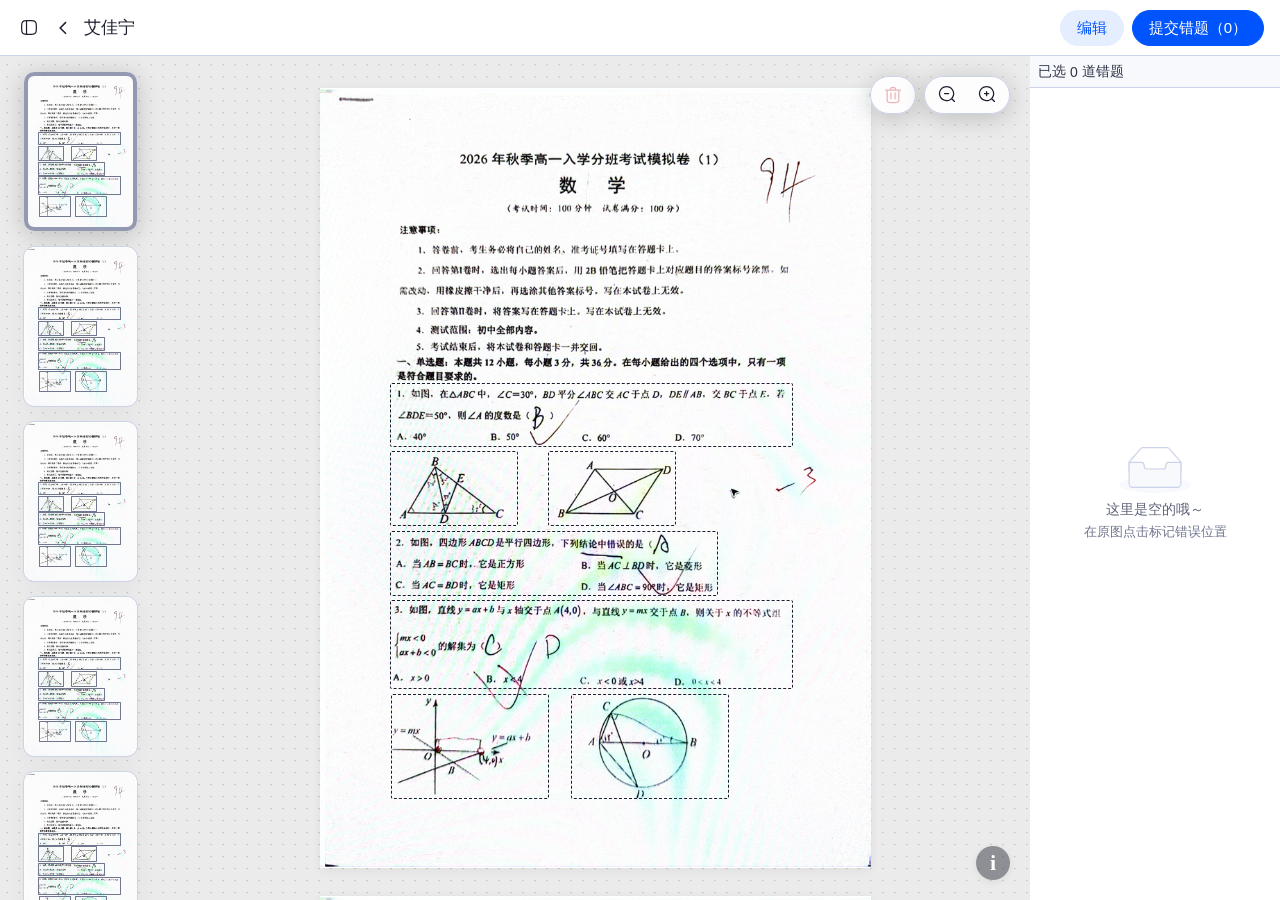
<file: index.html>
<!doctype html>
<html lang="zh-CN"><head><meta charset="utf-8"><meta name="viewport" content="width=device-width,initial-scale=1"><meta name="version" content="20261028-1200"><title>错题整理-标记错题交互</title>
<style>





:root {
  
  --ease-out: cubic-bezier(0.33, 1, 0.68, 1);
  
  
  --ease-in-out: cubic-bezier(0.65, 0, 0.35, 1);
  
  
  --ease-spring: cubic-bezier(0.175, 0.885, 0.32, 1.275);
  
  
  --ease-fast: cubic-bezier(0.4, 0, 0.2, 1);
}


.btn {
  position: relative;
  overflow: hidden;
  transition: all 0.2s var(--ease-out);
}


.btn:hover {
  transform: translateY(-1px);
}

.btn-primary:hover {
  box-shadow: 
    0 4px 12px rgba(0, 84, 253, 0.2),
    0 2px 4px rgba(0, 84, 253, 0.15);
}

.btn-secondary:hover {
  box-shadow:
    0 4px 12px rgba(245, 34, 45, 0.25),
    0 2px 4px rgba(245, 34, 45, 0.15);
}


.btn:active {
  transform: translateY(0);
  transition-duration: 0.1s;
  transition-timing-function: var(--ease-fast);
}


.btn::after {
  content: '';
  position: absolute;
  top: 50%;
  left: 50%;
  width: 100%;
  height: 100%;
  border-radius: inherit;
  background: rgba(255, 255, 255, 0.4);
  transform: translate(-50%, -50%) scale(0);
  opacity: 0;
  pointer-events: none;
}

.btn:active::after {
  animation: ripple 0.6s var(--ease-out);
}

@keyframes ripple {
  from {
    transform: translate(-50%, -50%) scale(0);
    opacity: 1;
  }
  to {
    transform: translate(-50%, -50%) scale(2.5);
    opacity: 0;
  }
}



@keyframes cardEnter {
  from {
    opacity: 0;
    transform: translateY(12px) scale(0.98);
  }
  to {
    opacity: 1;
    transform: translateY(0) scale(1);
  }
}

.card {
  animation: cardEnter 0.4s var(--ease-out);
}


.card {
  transition: all 0.25s var(--ease-out);
}

.card:hover {
  transform: translateY(-2px);
  box-shadow: 
    0 6px 16px rgba(0, 0, 0, 0.08),
    0 3px 6px rgba(0, 0, 0, 0.05);
}


.q-card {
  opacity: 0;
  animation: listItemEnter 0.35s var(--ease-out) forwards;
}


.q-card:nth-child(1) { animation-delay: 0.05s; }
.q-card:nth-child(2) { animation-delay: 0.1s; }
.q-card:nth-child(3) { animation-delay: 0.15s; }
.q-card:nth-child(4) { animation-delay: 0.2s; }
.q-card:nth-child(5) { animation-delay: 0.25s; }
.q-card:nth-child(6) { animation-delay: 0.3s; }
.q-card:nth-child(7) { animation-delay: 0.35s; }
.q-card:nth-child(8) { animation-delay: 0.4s; }
.q-card:nth-child(9) { animation-delay: 0.45s; }
.q-card:nth-child(10) { animation-delay: 0.5s; }

@keyframes listItemEnter {
  from {
    opacity: 0;
    transform: translateX(-8px);
  }
  to {
    opacity: 1;
    transform: translateX(0);
  }
}


.cbox .icon {
  transition: all 0.2s var(--ease-spring);
}

.cbox.on .icon {
  animation: checkPop 0.3s var(--ease-spring);
}

@keyframes checkPop {
  0% {
    transform: scale(0.5);
    opacity: 0;
  }
  50% {
    transform: scale(1.15);
  }
  100% {
    transform: scale(1);
    opacity: 1;
  }
}


.cbox.on {
  animation: checkboxScale 0.25s var(--ease-spring);
}

@keyframes checkboxScale {
  0% {
    transform: scale(0.85);
  }
  50% {
    transform: scale(1.05);
  }
  100% {
    transform: scale(1);
  }
}


.choice-item {
  transition: all 0.2s var(--ease-out);
}

.choice-item:hover {
  transform: translateY(-2px);
}

.choice-item.selected {
  animation: choiceSelected 0.3s var(--ease-spring);
}

@keyframes choiceSelected {
  0% {
    transform: scale(0.95);
  }
  50% {
    transform: scale(1.02);
  }
  100% {
    transform: scale(1);
  }
}


.toast {
  animation: toastSlideIn 0.3s var(--ease-out);
}

@keyframes toastSlideIn {
  from {
    opacity: 0;
    transform: translateY(-100%);
  }
  to {
    opacity: 1;
    transform: translateY(0);
  }
}


.toast.leaving {
  animation: toastSlideOut 0.25s var(--ease-in-out) forwards;
}

@keyframes toastSlideOut {
  from {
    opacity: 1;
    transform: translateY(0);
  }
  to {
    opacity: 0;
    transform: translateY(-100%);
  }
}


.tab-content {
  animation: tabContentFade 0.25s var(--ease-out);
}

@keyframes tabContentFade {
  from {
    opacity: 0;
    transform: translateY(8px);
  }
  to {
    opacity: 1;
    transform: translateY(0);
  }
}


.tab-indicator {
  transition: transform 0.25s var(--ease-out);
}



@keyframes overlayFadeIn {
  from {
    opacity: 0;
  }
  to {
    opacity: 1;
  }
}

.modal-overlay,
.drawer-overlay {
  animation: overlayFadeIn 0.2s ease-out;
}


@keyframes modalSlideUp {
  from {
    opacity: 0;
    transform: translateY(32px) scale(0.96);
  }
  to {
    opacity: 1;
    transform: translateY(0) scale(1);
  }
}

.modal-content {
  animation: modalSlideUp 0.3s var(--ease-out);
}


@keyframes drawerSlideIn {
  from {
    transform: translateX(100%);
  }
  to {
    transform: translateX(0);
  }
}

.drawer-panel {
  animation: drawerSlideIn 0.3s var(--ease-out);
}


.drawer-panel.leaving {
  animation: drawerSlideOut 0.25s var(--ease-in-out) forwards;
}

@keyframes drawerSlideOut {
  from {
    transform: translateX(0);
  }
  to {
    transform: translateX(100%);
  }
}


@keyframes skeletonPulse {
  0%, 100% {
    opacity: 1;
  }
  50% {
    opacity: 0.5;
  }
}

.skeleton {
  background: var(--line);
  border-radius: 6px;
  animation: skeletonPulse 1.5s ease-in-out infinite;
}


@keyframes skeletonShimmer {
  0% {
    background-position: -200% 0;
  }
  100% {
    background-position: 200% 0;
  }
}

.skeleton-shimmer {
  background: 
    linear-gradient(
      90deg,
      var(--line) 25%,
      rgba(204, 210, 234, 0.5) 50%,
      var(--line) 75%
    );
  background-size: 200% 100%;
  animation: skeletonShimmer 1.5s ease-in-out infinite;
}


.list-item {
  transition: all 0.2s var(--ease-out);
}

.list-item:hover {
  transform: translateX(2px);
  background: var(--primary-tint);
}


@keyframes pageEnter {
  from {
    opacity: 0;
  }
  to {
    opacity: 1;
  }
}


.animated-page {
  animation: pageEnter 0.3s ease-out;
}


@keyframes spin {
  from {
    transform: rotate(0deg);
  }
  to {
    transform: rotate(360deg);
  }
}

.spinner {
  animation: spin 1s linear infinite;
}


@keyframes numberPop {
  0% {
    transform: scale(1);
  }
  50% {
    transform: scale(1.3);
  }
  100% {
    transform: scale(1);
  }
}


.number-change {
  animation: numberPop 0.4s var(--ease-spring);
}


@keyframes bounce {
  0%, 100% {
    transform: translateY(0);
  }
  50% {
    transform: translateY(-4px);
  }
}


.bounce {
  animation: bounce 0.5s var(--ease-out);
}


@keyframes shake {
  0%, 100% {
    transform: translateX(0);
  }
  10%, 30%, 50%, 70%, 90% {
    transform: translateX(-4px);
  }
  20%, 40%, 60%, 80% {
    transform: translateX(4px);
  }
}


.shake {
  animation: shake 0.4s var(--ease-out);
}


@keyframes fadeIn {
  from { opacity: 0; }
  to { opacity: 1; }
}

@keyframes fadeOut {
  from { opacity: 1; }
  to { opacity: 0; }
}

.fade-in {
  animation: fadeIn 0.3s ease-out;
}

.fade-out {
  animation: fadeOut 0.3s ease-out forwards;
}


@keyframes scaleIn {
  from {
    opacity: 0;
    transform: scale(0.9);
  }
  to {
    opacity: 1;
    transform: scale(1);
  }
}

.scale-in {
  animation: scaleIn 0.25s var(--ease-out);
}


@keyframes progressBar {
  0% {
    transform: translateX(-100%);
  }
  100% {
    transform: translateX(0);
  }
}

.progress-bar {
  animation: progressBar 0.8s var(--ease-out) forwards;
}


@keyframes progressIndeterminate {
  0% {
    left: -35%;
    right: 100%;
  }
  60% {
    left: 100%;
    right: -90%;
  }
  100% {
    left: 100%;
    right: -90%;
  }
}

.progress-indeterminate::after {
  content: '';
  position: absolute;
  top: 0;
  bottom: 0;
  left: -35%;
  right: 100%;
  background: var(--primary);
  animation: progressIndeterminate 2s cubic-bezier(0.65, 0.815, 0.735, 0.395) infinite;
}


@keyframes tooltipFadeIn {
  from {
    opacity: 0;
    transform: translateY(4px);
  }
  to {
    opacity: 1;
    transform: translateY(0);
  }
}

.tooltip {
  animation: tooltipFadeIn 0.15s var(--ease-out);
}


@keyframes dropdownSlide {
  from {
    opacity: 0;
    transform: translateY(-8px);
  }
  to {
    opacity: 1;
    transform: translateY(0);
  }
}

.dropdown-menu {
  animation: dropdownSlide 0.2s var(--ease-out);
}


.collapse-content {
  overflow: hidden;
  transition: 
    height 0.3s var(--ease-out),
    opacity 0.25s ease-out;
}

.collapse-content.collapsed {
  height: 0 !important;
  opacity: 0;
}


.badge {
  transition: all 0.2s var(--ease-spring);
}

.badge.badge-change {
  animation: badgePop 0.3s var(--ease-spring);
}

@keyframes badgePop {
  0% {
    transform: scale(0.8);
  }
  50% {
    transform: scale(1.2);
  }
  100% {
    transform: scale(1);
  }
}



.btn,
.card,
.q-card,
.choice-item,
.tab,
.list-item {
  will-change: auto;
}


.btn:hover,
.card:hover,
.choice-item:hover,
.list-item:hover {
  will-change: transform, box-shadow;
}


@media (prefers-reduced-motion: reduce) {
  *,
  *::before,
  *::after {
    animation-duration: 0.01ms !important;
    animation-iteration-count: 1 !important;
    transition-duration: 0.01ms !important;
  }
}








.empty-state {
  display: flex;
  flex-direction: column;
  align-items: center;
  justify-content: center;
  min-height: 420px;
  padding: 48px 24px;
  text-align: center;
  gap: 6px;
  animation: emptyIn 0.3s ease;
}


@keyframes emptyIn {
  from {
    opacity: 0;
    transform: translateY(8px);
  }
  to {
    opacity: 1;
    transform: none;
  }
}


.empty-state .empty-ico {
  width: 72px;
  height: auto;
  margin-bottom: 12px;
  flex: none;
  display: block;
}


.empty-state .empty-ttl {
  font-size: 14px;
  font-weight: 400;
  color: #5E637A;
}


.empty-state .empty-sub {
  font-size: 13px;
  color: var(--t4);
  line-height: 1.7;
  max-width: 300px;
}


.empty-state .empty-action {
  margin-top: 12px;
}



.empty-state.sm {
  min-height: 240px;
  padding: 32px 16px;
}

.empty-state.sm .empty-ico {
  width: 56px;
  margin-bottom: 8px;
}

.empty-state.sm .empty-ttl {
  font-size: 13px;
}

.empty-state.sm .empty-sub {
  font-size: 12px;
}


.empty-state.lg {
  min-height: 540px;
  padding: 64px 24px;
}

.empty-state.lg .empty-ico {
  width: 96px;
  margin-bottom: 16px;
}

.empty-state.lg .empty-ttl {
  font-size: 16px;
}

.empty-state.lg .empty-sub {
  font-size: 14px;
}



.empty-state .empty-ico path[stroke],
.empty-state .empty-ico path[fill]:not([fill="none"]) {
  opacity: 0.6;
}


.empty-state.primary .empty-ico path[stroke] {
  stroke: var(--primary);
  opacity: 0.4;
}

.empty-state.primary .empty-ico path[fill]:not([fill="none"]) {
  fill: var(--primary-tint);
}





:root{
  --primary:#0054FD;          
  --primary-dark:#003FCC;     
  --primary-tint:#F2F6FF;     
  --primary-mask:rgba(0,84,253,0.13);
  --bg:#F7F9FC;               
  --surface:#FFFFFF;          
  --surface-2:#F5F6F7;        
  --line:#CCD2EA;             
  --line-soft:rgba(0,0,0,0.05);
  --line-hair:rgba(0,0,0,0.1);
  --t1:#1C1F2E;               
  --t2:#464B60;               
  --t3:#71778F;               
  --t4:#B0B5CD;               
  --tab-fg:#2F3448;           
  --tag-weak-bg:#F53F3F;      
  --tag-fix-bg:#FFF7E8;       
  --tag-fix-fg:#D25F00;       
  --radius-card:6px;
  --radius-lg:10px;
}


*{box-sizing:border-box;margin:0;padding:0;}
body{
  font-family:"PingFang SC",-apple-system,"Microsoft YaHei",sans-serif;
  color:var(--t1);-webkit-font-smoothing:antialiased;
}
svg{display:block;}
.icon{width:1em;height:1em;fill:currentColor;}


.btn{
  font-size:14px;font-weight:400;line-height:1.4;border-radius:9999px;
  padding:4px 16px;cursor:pointer;border:0.5px solid var(--primary);
  transition:all .15s;white-space:nowrap;user-select:none;
  display:inline-flex;align-items:center;justify-content:center;
}
.btn-ghost{background:transparent;color:var(--primary);}
.btn-ghost:hover{background:var(--primary-tint);}
.btn-ghost:active{background:#E4EDFF;}
.btn-primary{background:var(--primary);color:#fff;}
.btn-primary:hover{background:#1A66FD;box-shadow:0 2px 8px rgba(0,84,253,.3);}
.btn-primary:active{background:var(--primary-dark);}
.btn-primary.disabled{
  background:var(--t4);border-color:var(--t4);cursor:not-allowed;box-shadow:none;
}
.btn-primary.disabled:hover{background:var(--t4);box-shadow:none;}

.btn-lg{padding:8px 24px;font-size:15px;min-width:100px;}

.btn-secondary{
  background:#FFF1F0;color:#F5222D;border-color:#FFA39E;
}
.btn-secondary:hover{
  background:#FFCCC7;color:#CF1322;box-shadow:0 2px 8px rgba(245,34,45,.25);
}
.btn-secondary:active{background:#FFA39E;color:#A8071A;}


.cbox{
  width:20px;height:20px;border-radius:9999px;border:1px solid var(--t4);
  background:var(--bg);cursor:pointer;flex:none;display:flex;align-items:center;
  justify-content:center;transition:all .15s;
}
.cbox:hover{border-color:var(--primary);}
.cbox.on{background:var(--primary);border-color:var(--primary);}
.cbox .icon{width:11px;height:9px;color:#fff;opacity:0;transition:opacity .15s;}
.cbox.on .icon{opacity:1;}


.choice-item{
  padding:10px 16px;border-radius:6px;cursor:pointer;
  background:#FAFAFA;border:1px solid #D9D9D9;
  font-size:14px;line-height:1.4;color:#262626;text-align:center;
  transition:all .15s;user-select:none;
  display:flex;align-items:center;justify-content:center;
}
.choice-item:hover{
  background:#E6F7FF;border-color:#91D5FF;color:#1890FF;
  transform:translateY(-1px);box-shadow:0 2px 8px rgba(24,144,255,.2);
}
.choice-item.selected{
  background:var(--primary);border-color:var(--primary);color:#fff;
}
.choice-item.selected:hover{
  background:#1A66FD;transform:translateY(0);box-shadow:0 2px 8px rgba(0,84,253,.3);
}



.pill{
  padding:0 4px;border-radius:9999px;border:1px solid var(--line-hair);
  display:inline-flex;align-items:center;
}
.pill span{font-size:10px;color:var(--t3);}

.badge{
  min-width:16px;height:16px;padding:0 5px;
  display:inline-flex;align-items:center;justify-content:center;
  background:var(--primary);color:#fff;font-size:10px;line-height:1;
  border-radius:9999px;font-weight:500;
}

.tag-sm{
  height:16px;padding:0 2px;border-radius:2px;display:inline-flex;align-items:center;
  justify-content:center;font-size:11px;line-height:14px;flex:none;
}
.tag-sm.weak{background:var(--tag-weak-bg);color:#fff;}
.tag-sm.fix{background:var(--tag-fix-bg);color:var(--tag-fix-fg);}


.q-tag{
  align-self:flex-start;padding:2px 10px;border-radius:9999px;font-size:12px;
  line-height:1.4;font-weight:500;display:inline-block;
}


.card{background:var(--surface);border-radius:10px;padding:16px;
  display:flex;flex-direction:column;gap:16px;}

.ans-block{display:flex;flex-direction:column;gap:2px;}
.ans-block .label{font-size:14px;color:var(--primary);}
.ans-block .content{font-size:14px;line-height:18px;color:var(--t1);white-space:pre-wrap;}
.ans-hr{height:0;border:none;border-top:0.5px solid var(--line);margin:0;}


.tabs{
  flex:none;background:var(--bg);display:flex;align-items:stretch;
  overflow-x:auto;overflow-y:hidden;
  border-bottom:0.5px solid var(--line);
}
.tabs::-webkit-scrollbar{height:0;}
.tab{
  height:32px;padding:0 8px 0 7.2px;background:var(--bg);
  border-right:0.5px solid var(--line);position:relative;
  display:flex;align-items:center;justify-content:center;gap:4px;cursor:pointer;flex:none;
  transition:background .15s;
}
.tab .tab-t{font-size:14.4px;line-height:18px;color:var(--tab-fg);white-space:nowrap;}
.tab .tab-x{
  width:16px;height:16px;display:flex;align-items:center;justify-content:center;
  color:var(--tab-fg);border-radius:5px;transition:background .15s;
}
.tab .tab-x:hover{background:rgba(0,0,0,.08);}
.tab .tab-x .icon{width:12px;height:12px;}
.tab.active{background:#FFFFFF;}
.tab.active .tab-t{color:var(--primary);}
.tab.active .tab-x{color:var(--primary);}

.tabs.tabs-segmented{display:inline-flex;align-items:center;padding:4px;gap:0;background:var(--bg);border:.5px solid var(--line);border-radius:10px;overflow:hidden;}
.tabs-segmented .tab{height:32px;padding:4px 8px;gap:2px;border:.5px solid transparent;border-radius:10px;background:transparent;font-family:inherit;}
.tabs-segmented .tab .tab-t{font-size:14px;line-height:18px;color:var(--t3);font-weight:400;}
.tabs-segmented .tab:hover{background:var(--primary-tint);}
.tabs-segmented .tab.active{background:white;border-color:var(--line);box-shadow:0 4px 12px rgba(0,0,0,.05),inset 0 0 2px rgba(255,255,255,.9);backdrop-filter:blur(12px);}
.tabs-segmented .tab.active .tab-t{color:var(--primary);}
.tabs-segmented .tab:active{background:#E4EDFF;}
.tabs-segmented .tab:focus-visible{outline:2px solid var(--primary);outline-offset:-2px;}

.tab.dragging{opacity:.4;}
.tab.drop-before::before,.tab.drop-after::after{
  content:"";position:absolute;top:0;bottom:0;width:2px;z-index:2;
  background:var(--primary);
}
.tab.drop-before::before{left:0;}
.tab.drop-after::after{right:0;}

.list-item{
  display:flex;align-items:center;height:36px;flex:none;border-radius:6px;
  padding:0 4px;cursor:pointer;transition:background .15s;
}
.list-item:hover,.list-item.selected{background:var(--line-soft);}
.list-item .nr{flex:1;display:flex;align-items:center;gap:4px;padding:0 4px 0 8px;min-width:0;}
.list-item .name{font-size:14px;color:var(--t1);white-space:nowrap;overflow:hidden;text-overflow:ellipsis;}


.pane-title{
  height:36px;flex:none;background:var(--line-soft);
  display:flex;align-items:center;flex-wrap:nowrap;padding:0 16px;gap:8px;
  border-radius:2px;overflow:hidden;
}
.pane-title .cell{display:flex;align-items:center;gap:4px;flex:none;white-space:nowrap;flex-shrink:0;}
.pane-title .k,.pane-title .v{font-size:14px;font-weight:500;color:var(--t1);white-space:nowrap;}
.pane-title .spacer{margin-left:auto;}


.q-card{
  border-radius:10px;position:relative;cursor:pointer;  
  background:rgba(0,0,0,.05);padding:12px;
  display:flex;flex-direction:column;gap:16px;
  border:2px solid transparent;transition:box-shadow .15s,background .15s;
}
.q-card:hover{box-shadow:0 0 0 1px var(--primary) inset;}
.q-card.checked{border:2px solid var(--primary);background:var(--primary-tint);}
.q-card.checked:hover{box-shadow:none;}
.q-stem{
  font-family:"FZShuSong-Z01S","STZhongsong","SimSun",serif;
  font-size:15px;line-height:1.6;color:#000;white-space:pre-wrap;
}
.q-options{display:flex;flex-wrap:wrap;gap:8px;}
.q-opt{
  padding:2px 9px;border-radius:2px;background:rgba(0,0,0,.05);
  font-size:12px;line-height:1.4;color:var(--t1);white-space:nowrap;
}
.q-answerline{display:flex;flex-wrap:wrap;gap:12px;}
.q-fill{display:inline-block;width:96px;border-bottom:1.5px solid var(--t3);height:20px;}

.q-card.flash{animation:qFlash 1.2s ease-in-out;}
@keyframes qFlash{
  0%,100%{box-shadow:0 0 0 0 rgba(0,84,253,0);}
  20%,60%{box-shadow:0 0 0 2px var(--primary),0 0 12px 2px rgba(0,84,253,.45);}
  40%,80%{box-shadow:0 0 0 0 rgba(0,84,253,0);}
}

.q-tags{
  position:absolute;left:-2px;right:-2px;top:100%;z-index:3;       
  box-sizing:border-box;
  display:flex;flex-wrap:wrap;align-items:center;gap:4px;
  padding:2px 12px 12px;border-radius:0 0 10px 10px;
  border:2px solid transparent;border-top:none;                    
  background-color:#fff;                                            
  background-image:linear-gradient(0deg,rgba(0,0,0,.05),rgba(0,0,0,.05)); 
  box-shadow:0 10px 24px -6px rgba(0,0,0,.16);                      
  opacity:0;pointer-events:none;transform:translateY(-4px);
  transition:opacity .14s ease,transform .14s ease;
}

.q-tag-pill{
  display:inline-flex;align-items:center;height:18px;padding:0 8px;
  background:rgba(0,0,0,.05);border-radius:9999px;
  font-size:10px;line-height:1.4;color:var(--t2);white-space:nowrap;
}
.q-tag-edit{
  display:inline-flex;align-items:center;gap:2px;height:18px;padding:0 8px;
  border:0.5px dashed #9399B0;border-radius:9999px;
  font-size:10px;line-height:1.4;color:#71778F;white-space:nowrap;cursor:pointer;
  transition:border-color .15s,color .15s;
}
.q-tag-edit:hover{border-color:var(--primary);color:var(--primary);}
.q-tag-edit .icon{width:10px;height:10px;}


.side-handle{
  flex:none;cursor:pointer;align-self:stretch;
  display:flex;flex-direction:column;
  padding:8px 0;
}
.side-handle-inner{
  display:flex;flex-direction:column;align-items:center;justify-content:center;
  padding:8px 4px;background:#FFF7E8;
  border:0.5px solid #FFCF8B;border-left:none;
  border-radius:0 8px 8px 0;color:#D25F00;transition:background .15s;
}
.side-handle:hover .side-handle-inner{background:#FFEFD0;}
.side-handle-inner .txt{writing-mode:vertical-rl;font-size:10px;line-height:1.4;text-align:center;}


.tip{
  position:fixed;left:50%;top:50%;transform:translate(-50%,-50%) scale(.94);
  background:rgba(28,31,46,.94);color:#fff;font-size:16px;font-weight:500;
  line-height:1.5;padding:16px 28px;max-width:80%;text-align:center;
  border-radius:12px;box-shadow:0 8px 32px rgba(0,0,0,.28);
  opacity:0;pointer-events:none;transition:opacity .2s,transform .2s;z-index:99;
}
.tip.show{opacity:1;transform:translate(-50%,-50%) scale(1);}


::-webkit-scrollbar{width:6px;height:6px;}
::-webkit-scrollbar-thumb{background:rgba(0,0,0,0);border-radius:3px;transition:background .3s;}
::-webkit-scrollbar-track{background:transparent;}
.scrolling::-webkit-scrollbar-thumb{background:rgba(0,0,0,.28);}
*{scrollbar-width:none;}
.scrolling{scrollbar-width:thin;scrollbar-color:rgba(0,0,0,.28) transparent;}


.navbar{
  height:36px;flex:none;background:var(--surface);
  border-bottom:0.5px solid var(--line);
  display:flex;align-items:center;padding:0 16px;gap:8px;position:relative;
}
.navbar .nav-back{
  display:flex;align-items:center;justify-content:center;
  color:var(--t1);cursor:pointer;padding:10px;margin:-10px;
}
.navbar .nav-back .icon{width:18px;height:18px;}
.navbar .nav-title{
  position:absolute;left:50%;top:50%;transform:translate(-50%,-50%);
  font-size:17px;font-weight:500;color:var(--t1);white-space:nowrap;
}
.navbar .nav-actions{margin-left:auto;display:flex;align-items:center;gap:8px;}
</style>
<style>
body{height:100vh;overflow:hidden;background:var(--bg);font-size:14px}button,select{font:inherit}button:focus-visible,select:focus-visible{outline:2px solid var(--primary);outline-offset:3px}.toolbar{height:80px;background:white;border-bottom:1px solid var(--line-soft);display:flex;align-items:center;gap:14px;padding:0 24px}.brand{margin-right:auto}.brand strong{font-size:18px}.brand small{display:block;color:var(--t3);font-size:11px;margin-top:4px}.divider{width:1px;height:24px;background:var(--line-soft)}select{border:1px solid var(--line);border-radius:8px;padding:7px;background:white;color:var(--t2)}.mode{display:flex;gap:4px;background:var(--bg);padding:4px;border-radius:30px}.mode button{border-color:transparent}.mode button[aria-pressed=true]{background:var(--primary);color:white}.zoom{display:flex;align-items:center;gap:9px}.zoom output{min-width:46px;text-align:center;font-variant-numeric:tabular-nums}.workspace{height:calc(100vh - 80px);display:flex;min-height:0}.canvas{flex:1;min-width:0;overflow:auto;position:relative;overscroll-behavior:contain}.stage{position:relative;min-width:100%;min-height:100%}.paper{position:absolute;background:white;box-shadow:0 6px 30px #1c1f2e1a;touch-action:none;user-select:none}.paper img{display:block;width:100%;height:100%;pointer-events:none}.overlay{position:absolute;inset:0}.box{position:absolute;border:2px solid var(--primary);background:rgba(0,84,253,.07);cursor:pointer}.box.selected{border-color:#f53f3f;background:rgba(245,63,63,.08)}.box span{position:absolute;left:-2px;top:-23px;background:var(--primary);color:white;font-size:11px;padding:3px 6px;border-radius:4px;white-space:nowrap}.box.selected span{background:#f53f3f}.editing .paper{cursor:crosshair}.panel{width:360px;flex:none;background:white;border-left:1px solid var(--line-soft);padding:24px;overflow:auto}.panel h2{font-size:18px}.panel p{color:var(--t3);font-size:12px;line-height:1.8;margin:8px 0 22px}.list{display:grid;gap:12px}.item{padding:16px;text-align:left;background:var(--bg);border:1px solid var(--line-soft);border-radius:10px;cursor:pointer;color:var(--t1)}.item:hover{border-color:var(--primary)}.item strong{display:block;margin-bottom:8px}.item small{color:var(--t3)}.empty{padding:32px 0;color:var(--t3);text-align:center}.note{position:fixed;bottom:18px;left:24px;pointer-events:none;font-size:12px;background:rgba(255,255,255,.95);border:1px solid var(--line-soft);padding:9px 14px;border-radius:30px;color:var(--t2);box-shadow:0 2px 10px #00000008;max-width:calc(100vw - 420px)}body.editing .panel{display:none}body.editing .note{max-width:calc(100vw - 48px)}.panel-footer{margin-top:24px;padding-top:20px;border-top:1px solid var(--line-soft);font-size:12px;color:var(--t3);line-height:1.9}.file{display:none}@media(max-width:1100px){.toolbar{padding:0 16px;gap:8px}.brand small{display:none}.brand strong{font-size:15px}.btn{padding:4px 10px}}

/* Framework measured from Figma 10254:12729. Paper fit intentionally replaces cropped default. */
.toolbar{height:56px;min-height:56px;padding:0 16px;gap:8px;border-bottom:.5px solid var(--line)}.nav-icon{width:26px;height:26px;border:0;background:transparent;display:grid;place-items:center;cursor:pointer;border-radius:6px}.nav-icon:hover{background:var(--bg)}.nav-icon img{max-width:18px;max-height:18px}.student{font-size:17px;font-weight:500;margin-right:auto}.toolbar .btn{font-size:15px;padding:7.5px 16px}.toolbar .btn-ghost{background:#e5eeff;border-color:#e5eeff}.toolbar .btn-primary:disabled{background:#99bbfe;color:#e5eeff;border-color:#99bbfe;opacity:1}.workspace{height:calc(100vh - 56px)}.canvas-shell{flex:1;min-width:0;position:relative;height:100%;background:#f7f9fc}.canvas{height:100%;background:linear-gradient(#0000000a,#0000000a),url('canvas.png') center/cover}.panel{width:250px;padding:0;display:flex;flex-direction:column;border-left:0}.panel h2{height:32px;flex:none;background:var(--bg);font-size:14px;font-weight:400;padding:6px 8px;border-bottom:.5px solid var(--line);color:#2f3448}.list{flex:1;min-height:0;overflow:auto;display:flex;flex-direction:column;padding:8px;gap:8px}.list:has(.empty){justify-content:center}.empty{padding:32px 0;font-size:14px;color:#5e637a}.empty img{display:block;width:72px;height:46.125px;margin:0 auto 8px}.empty small{display:block;font-size:13px;color:var(--t3);margin-top:4px;white-space:nowrap}.floating-zoom{position:absolute;right:20px;top:20px;display:flex;gap:4px;padding:4px;border:.5px solid var(--line);border-radius:9999px;background:#ffffffe6;box-shadow:0 4px 24px #0003;backdrop-filter:blur(12px)}.floating-zoom button{height:28px;padding:0 8px;background:transparent;border:0;border-radius:9999px;cursor:pointer}.floating-zoom button:hover{background:var(--bg)}.floating-zoom img{width:20px;height:20px}.floating-zoom button:disabled{opacity:.35}.demo-controls{position:absolute;left:50%;bottom:16px;transform:translateX(-50%);display:flex;align-items:center;gap:10px;background:#fffffff0;border:.5px solid var(--line);border-radius:9999px;padding:8px 14px;box-shadow:0 4px 24px #0001;white-space:nowrap}.demo-label{font-size:11px;color:var(--t3)}.demo-controls select{font-size:12px;padding:4px;border:0;background:var(--bg)}.demo-controls .btn{font-size:12px;padding:4px 10px}.demo-controls output{font-size:12px;color:var(--t3);min-width:34px}.note{left:12px;bottom:auto;top:64px;border:0;box-shadow:none;background:#ffffffe0;font-size:10px;padding:4px 8px;max-width:55vw}.paper{box-shadow:0 2px 10px #0001}.box{border:1px solid #71778f;background:transparent;border-radius:2px}.box span{left:-14px;top:0;background:#5e637a;font-size:10px;padding:0 4px;height:15px;line-height:15px;border-radius:3px 0 0 3px}.box.selected{border-color:var(--primary);background:var(--primary-mask)}.box.selected span{background:var(--primary)}
.workspace{background:linear-gradient(#0000000a,#0000000a),url('canvas.png') center/cover}.canvas-shell,.canvas{background:transparent}.thumbnails{position:absolute;left:0;top:0;bottom:0;z-index:3;width:160.5px;pointer-events:none;background:transparent;display:flex;flex-direction:column;min-height:0}#thumbnailList{pointer-events:auto;padding:16px 24px;overflow:auto;display:flex;flex-direction:column;gap:16px;min-height:0;scrollbar-width:thin}.thumbnail{display:block;position:relative;flex:none;width:112.5px;padding:0;border:0;border-radius:10px;background:white;cursor:pointer;box-shadow:0 4px 24px #0000000d;outline:.45px solid var(--line);outline-offset:-.45px;overflow:hidden}.thumbnail:hover{box-shadow:0 4px 24px #0000001a}.thumbnail[aria-current=true]{border-radius:10px;outline:4px solid #9399b0;outline-offset:-4px;box-shadow:0 4px 24px rgba(0,0,0,.2)}.thumbnail-preview{display:block;position:relative;width:112.5px;pointer-events:none;border-radius:inherit}.thumbnail img{display:block;width:112.5px;height:auto;max-width:none;max-height:none;border-radius:inherit}.thumbnail[aria-current=true]::after{content:'';position:absolute;inset:0;border:4px solid #9399b0;border-radius:10px;pointer-events:none}.thumbnail-box{position:absolute;border:.225px solid var(--t3);border-radius:.45px;pointer-events:none}.thumbnail-box::before{content:attr(data-number);position:absolute;left:-3.15px;top:0;font-size:2.25px;line-height:3.375px;height:3.375px;padding:0 .9px;color:white;background:#5e637a;border-radius:.675px 0 0 .675px}
</style><link rel="stylesheet" href="pc-marking.css?v=20261028-1200"></head><body>
<header class="toolbar"><button class="nav-icon" id="menu" aria-label="框架说明"><img src="menu.svg" alt=""></button><button class="nav-icon" id="back" aria-label="返回适应整页"><img src="back.svg" alt=""></button><strong class="student">艾佳宁</strong><button class="btn btn-ghost" id="editMode">编辑</button><button class="btn btn-primary" id="save" disabled>提交错题（0）</button><button id="selectMode" hidden>错题选择</button></header>
<main class="workspace"><section class="canvas-shell"><div class="mode" aria-label="画布模式" hidden><button class="btn" id="browseMode">浏览</button><button class="btn" id="markMode" aria-pressed="true">标记错题</button></div><aside class="thumbnails" aria-label="纸张缩略图"><nav id="thumbnailList" aria-label="切换纸张"></nav></aside><div class="canvas" id="viewport" aria-label="试卷画布"><div class="stage" id="stage"><div class="paper" id="paper"><img id="image" alt="Figma 试卷原图"><div class="overlay" id="overlay"></div></div></div></div><div class="canvas-actions"><div class="floating-clear"><button id="clearAllMarks" type="button" aria-label="清除所有标记" title="清除所有标记" disabled><img src="clear-trash.svg" alt=""></button></div><div class="floating-zoom"><button id="minus" aria-label="缩小"><img src="minus.svg" alt=""></button><button id="plus" aria-label="放大"><img src="plus.svg" alt=""></button></div></div><div class="demo-controls"><span class="demo-label">纸张适配演示</span><select id="format" aria-label="纸张规格"><option value="a4p">A4 竖版</option></select><button class="btn btn-ghost" id="fit" style="display:none">适应整页</button><output id="percent" style="display:none">100%</output><button class="btn btn-ghost" id="upload" style="display:none">上传试卷</button><input class="file" id="file" type="file" accept="image/*" multiple></div></section><aside class="panel"><h2>已选 <span id="count">0</span> 道错题</h2><div class="list" id="list"></div><button id="clear" hidden>清空已选错题</button></aside></main><div class="note" id="status" role="status" hidden></div>
<script id="versionHistory" type="application/json">[{"v":"20261028-1200","log":"按真实审核页实现添加遮罩与草稿确认流程、8点调整、红取消绿确认，松手不直接创建"},{"v":"20261028-1190","log":"合并拆分hover按Figma10610:66504修正为灰50色F7F9FC，删除浅红不变"},{"v":"20261028-1180","log":"按最新Figma菜单调整36px行高与删除hover浅红底，仅删除显示题框数量"},{"v":"20261028-1170","log":"按最新Figma菜单修正外层和Slot间距，合并与删除使用最新原始SVG，保留拆分Demo图标"},{"v":"20261028-1160","log":"合并拆分菜单互斥显示，采用审核Demo原始合并拆分删除SVG"},{"v":"20261028-1150","log":"按审核Demo支持纯点击累加多选和整组切换，合并拆分后清选，添加模式可跨已有框绘制并显示准星"},{"v":"20261028-1140","log":"移除右侧错题卡片序号，保留右侧删除入口与预览"},{"v":"20261028-1130","log":"标记页默认黑色虚线并隐藏普通题框序号，编辑合并题框使用同题A/B标签，拆分移除标签"},{"v":"20261028-1120","log":"修正跟随菜单左对齐，固定显示合并/拆分/删除三项并在动词与题框之间展示数量"},{"v":"20261028-1110","log":"编辑题框操作按Figma10610:66496改为右下跟随菜单，支持多选范围与滚动缩放移动跟随"},{"v":"20261028-1100","log":"题框hover按PC审核Demo改为实线加2px内描边及45%同色阴影，移除悬停浅底"},{"v":"20261028-1090","log":"编辑页题框默认按Figma10602:66354使用主色虚线与4%蓝色背景"},{"v":"20261028-1080","log":"年级学科由居中弹窗改为按钮下方两列级联选择，选学科直接回填"},{"v":"20261028-1070","log":"修复批量框与编辑题框四角圆点定位，统一中心锚定边框交点并清除冲突边距"},{"v":"20261028-1060","log":"批量选中框按题框组件选中态统一主色实线外圈与四角圆点"},{"v":"20261028-1050","log":"按Figma10602:66325对齐题框默认悬停选中编辑四态与四角圆形控制点"},{"v":"20261028-1040","log":"所有标记始终保持亮红色，移除选中时其他标记变淡逻辑"},{"v":"20261028-1030","log":"题框边框、题号标签和编辑控制点统一使用项目主色0054FD，保留选中2px实线和未选中1px虚线"},{"v":"20261027-1020","log":"左侧缩略图滚动条默认透明，仅滚动时出现，停止800ms后淡出"},{"v":"20261027-1010","log":"题框选中黑色实线加粗至2px，未选中虚线保持1px"},{"v":"20261026-1040","log":"从Figma按钮原组件读取默认悬停选中变体并修正危险色及状态外圈"},{"v":"20261026-1030","log":"确认清除改为红色危险按钮，取消保持浅灰"},{"v":"20261026-1020","log":"删除确认弹窗按钮按Figma10489:8573还原32px胶囊与取消浅底描边"},{"v":"20261026-1010","log":"移除快捷提示中的撤回上一步说明，撤回功能保留"},{"v":"20261023-1540","log":"移除提交提示，提交按钮点击不执行操作"},{"v":"20261023-1530","log":"浏览器标题改为错题整理-标记错题交互"},{"v":"20261023-1520","log":"提交按钮启用，点击仅提示个人错题整理抽屉返回说明"},{"v":"20261023-1510","log":"提交按钮始终禁用，删除本次整理详情弹窗及本机提交处理"},{"v":"20261023-1500","log":"移除右侧题目列表底部标记关联说明"},{"v":"20261023-1450","log":"标记/题卡按稳定ID复用DOM，新增不再按下清焦点，修复所有红叉闪烁"},{"v":"20261023-1440","log":"删除按钮hover整个背景改为浅红，不再保留白色外圈"},{"v":"20261023-1430","log":"Shift鼠标滚轮缩放兼容deltaX横向事件，保留指针锚点与普通滚动"},{"v":"20261023-1420","log":"红叉删除按钮hover按Figma10472:7179使用浅红内底与红色图标"},{"v":"20261023-1410","log":"修复浏览器窄视窗/缩放下页面960px最小宽度导致左右截断，侧栏缩略图动态收缩"},{"v":"20261023-1400","log":"补全四角缩放、跨题批量框选移动缩放删除、Shift滚轮缩放、视窗动态适配；仅展示A4"},{"v":"20261023-1320","log":"红叉颜色恢复原Demo规则：无焦点原红，选中时其余10%浅色"},{"v":"20261023-1310","log":"单个红叉删除改为右下白底工具栏；缩放旁增加清除全部标记及确认弹窗"},{"v":"20261023-1300","log":"Shift加方向键改为每次移动标记10显示像素，快捷提示同步"},{"v":"20261023-1250","log":"快捷操作提示补全上下左右四个方向键移动标记"},{"v":"20261023-1240","log":"题框实线只跟随当前题目焦点，其余灰虚线；右侧题卡增加hover反馈"},{"v":"20261023-1230","log":"清理无效标记toast改为页面水平垂直居中"},{"v":"20261023-1220","log":"移除未关联检查入口与橙色边框，编辑返回自动清理无效标记并toast说明"},{"v":"20261023-1205","log":"红叉未选中统一显示浅色已标记态，仅当前选中亮红；外围取消选中后全部恢复浅色"}, {"v":"20261023-1200","log":"隐藏试卷底部行内操作提示，保留右下快捷操作浮层"}, {"v":"20261023-1155","log":"点击试卷外围空白取消红叉选中，仅清焦点，不删标记或已选错题"}, {"v":"20261023-1150","log":"试卷区域右下新增快捷操作提示，说明上下键移动、Ctrl/Command+Z撤回和Delete删除"}, {"v":"20261023-1140","log":"右上编辑进入Figma 10254:12730全宽编辑页，接入年级学科、添加框、确定与返回回滚"}, {"v":"20261023-1130","log":"隐藏画布左上角浏览/标记模式Tab，保留默认标记与右上编辑入口"}, {"v":"20261023-1105","log":"完整移植原Demo的重叠归属与裁图近邻适配，保留方向判定、稳定排序与500px红叉遮罩几何"}, {"v":"20261023-1055","log":"红叉选中态按原Demo恢复蓝色虚线、6px蓝边白底角点、14px圆形删除按钮"}, {"v":"20261023-1050","log":"右侧题卡按Figma更新灰底、序号胶囊、原始删除图标及统一白底裁图组"}, {"v":"20261023-1040","log":"按Figma 10130:118565对齐题框虚实线、题号标签及右上角编辑/提交按钮；模式切换移入画布，业务逻辑保留"}, {"v":"20261023-1030","log":"PC红叉标记、题框编辑、合并拆开、裁图联动、撤销重做及本机保存"}, {"v": "20261022-1604", "log": "题框题号仅显示数字，移除第/题前后缀，框选草稿显示下一数字；其他样式不变"}, {"v": "20261019-1638", "log": "仅调整试卷居中计算排除缩略图；恢复完整画布与底部控件原位置，保留悬浮缩略图"}, {"v": "20261019-1634", "log": "试卷与底部切换控件在排除左侧 160.5px 缩略图后的画布区域居中，两种模式统一"}, {"v": "20261019-1632", "log": "缩略图选中与未选中圆角统一为 10px"}, {"v": "20261019-1627", "log": "缩略图选中圆角 10px，未选中圆角 0；选中描边覆盖层同步"}, {"v": "20261019-1621", "log": "移除底部适应整页、缩放百分比与上传试卷可见入口；保留纸张切换与触控板缩放"}, {"v": "20261019-1617", "log": "支持多张图片上传，按选择顺序连续展示与缩略图锚定；混合尺寸按各自原图比例渲染与框选"}, {"v": "20261019-1558", "log": "A3 替换为用户提供的横版地理试卷，保持原始比例、五页连续展示；移除旧数学题框避免错位"}, {"v": "20261019-1553", "log": "A4 与 A3 均展示五页连续试卷，缩略图仅作页码锚点"}, {"v": "20261019-1549", "log": "A4 复制为五页连续纵向滚动，左侧缩略图仅锚定页码；滚动联动选中态，各页题框独立"}, {"v": "20261019-1546", "log": "A4/A3 通过选项切换，缩略图及主画布仅显示当前纸张，不同时展示两种纸张"}, {"v": "20261019-1527", "log": "演示预设仅保留 A4 竖版与 A3 横版，默认 A4 竖版，同步缩略图及规格选择"}, {"v": "20261016-1756", "log": "按 Figma 10217:138953 将选中缩略图投影加深至 20%，4px 描边同步为 #9399B0"}, {"v": "20261016-1743", "log": "缩略图选中描边调整为 4px 内描边"}, {"v": "20261016-1738", "log": "缩略图悬浮于画布左侧，不占布局宽度，允许覆盖试卷；试卷按完整可用画布居中适配"}, {"v": "20261016-1710", "log": "缩略图参考 Figma 10254:12730：去标题标签，112.5px 纸张卡片、9px 圆角、16px 间距及灰紫选中描边"}, {"v": "20261016-1709", "log": "隐藏左上角适配状态与操作提示"}, {"v": "20261016-1707", "log": "新增左侧纸张缩略图栏，点击切换并同步选中态，支持本地上传图片缩略图"}, {"v": "20261016-1655", "log": "触控板双指捏合缩放，以手势位置为锚点；保留双指滚动，兼容 Safari gesture 事件"}, {"v": "20261016-1650", "log": "按 Figma 10254:12729 重建框架，使用原卷与真实资源，纸张独立适配"}]</script>
<script>
'use strict';
const $=id=>document.getElementById(id),viewport=$('viewport'),stage=$('stage'),paper=$('paper'),image=$('image');
let width=0,height=0,scale=1,fit=true,editing=false,boxes=[],selected=new Set(),serial=0,layout={x:0,y:0,w:0,h:0},draft=null,pending=null;
let currentPaper='a4p',uploadedPaper=null,uploadedPages=[],pageMeta=[],pageOffsets=[],pageCount=1,activePage=0,drawPage=0;
const pageGap=40;
function pageNodes(){return [...stage.querySelectorAll('.paper')]}
function syncActivePage(){if(!width)return;const top=viewport.scrollTop,bottom=top+viewport.clientHeight,center=(top+bottom)/2;let best=0,score=-1,distance=Infinity;pageNodes().forEach((node,i)=>{const y=parseFloat(node.style.top),end=y+(pageMeta[i]?.h||height)*scale,visible=Math.max(0,Math.min(bottom,end)-Math.max(top,y)),ratio=visible/Math.min(end-y,viewport.clientHeight),d=Math.abs((y+end)/2-center);if(ratio>score+.001||(Math.abs(ratio-score)<.001&&d<distance)){best=i;score=ratio;distance=d}});activePage=best;document.querySelectorAll('.thumbnail').forEach((node,i)=>node.setAttribute('aria-current',String(i===activePage)));}
const thumbnailPapers=[['a4p','A4 竖版','a4p.png'],['a3l','A3 横版','a3l.png']];
function drawThumbnails(){
 const base=thumbnailPapers.find(([key])=>key===currentPaper);
 const papers=currentPaper==='uploaded'?uploadedPages.map(p=>['uploaded',p.name,p.src]):Array.from({length:5},()=>base);
 $('thumbnailList').replaceChildren(...papers.map(([key,label,src],pageIndex)=>{const button=document.createElement('button');button.type='button';button.className='thumbnail';button.dataset.paper=key;button.dataset.page=pageIndex;button.setAttribute('aria-current',String(pageIndex===activePage));button.setAttribute('aria-label',label+' 第 '+(pageIndex+1)+' 页');const preview=document.createElement('span');preview.className='thumbnail-preview';const img=document.createElement('img');img.src=src;img.alt=label;preview.append(img);img.onload=()=>{if(key==='uploaded'||key==='a3l')return;const iw=img.naturalWidth,ih=img.naturalHeight,k=key==='original'?1:Math.min(iw/2460,ih/3468),factor=2460*k/500,ox=(iw-2460*k)/2,oy=(ih-3468*k)/2;[[64,266,365,58],[64,328,116,68],[207,328,116,68],[64,400,297,59],[64,463,365,81],[65,548,143,95],[228,548,143,95]].forEach((c,i)=>{const box=document.createElement('span');box.className='thumbnail-box';box.dataset.number=[1,1,2,3,4,4,5][i];Object.assign(box.style,{left:(ox+c[0]*factor)/iw*100+'%',top:(oy+c[1]*factor)/ih*100+'%',width:c[2]*factor/iw*100+'%',height:c[3]*factor/ih*100+'%'});preview.append(box)})};button.title=label+' · 第 '+(pageIndex+1)+' 页';button.append(preview);return button}));
}
$('thumbnailList').onclick=e=>{const button=e.target.closest('[data-page]');if(!button)return;const index=+button.dataset.page;activePage=index;const node=pageNodes()[index];if(node){viewport.scrollTop=Math.max(0,parseFloat(node.style.top)-32);syncActivePage()}};
const specs={a4p:[794,1123,'A4 竖版'],a4l:[1123,794,'A4 横版'],a3p:[1123,1587,'A3 竖版'],a3l:[1587,1123,'A3 横版']};
function anchor(){return {x:(viewport.scrollLeft+layout.w/2-layout.x)/scale,y:(viewport.scrollTop+layout.h/2-layout.y)/scale}}
function render(a){if(!width||!pageMeta.length)return;const w=viewport.clientWidth,h=viewport.clientHeight,p=viewport.clientWidth<600?16:editing?40:32,reserve=editing?0:document.querySelector('.thumbnails').getBoundingClientRect().width;if(fit)scale=Math.min(...pageMeta.map(m=>Math.min((w-reserve-2*p)/m.w,(h-2*p)/m.h)));const sw=width*scale;layout={x:reserve+Math.max(p,(w-reserve-sw)/2),y:pageCount>1?p:Math.max(p,(h-pageMeta[0].h*scale)/2),w,h};stage.style.width=Math.max(w,sw+2*p+reserve)+'px';const total=pageOffsets[pageCount-1]+pageMeta[pageCount-1].h;stage.style.height=Math.max(h,layout.y+total*scale+p)+'px';pageNodes().forEach((node,i)=>{const m=pageMeta[i];Object.assign(node.style,{left:layout.x+(width-m.w)*scale/2+'px',top:layout.y+pageOffsets[i]*scale+'px',width:m.w*scale+'px',height:m.h*scale+'px'})});if(a){viewport.scrollLeft=layout.x+a.x*scale-w/2;viewport.scrollTop=layout.y+a.y*scale-h/2}else if(fit){viewport.scrollLeft=0;viewport.scrollTop=pageOffsets[activePage]*scale}draw();syncActivePage();$('percent').textContent=Math.round(scale*100)+'%';$('minus').disabled=scale<=.05;$('plus').disabled=scale>=4;}
function draw(){const all=draft?[...boxes,draft]:boxes;pageNodes().forEach((node,page)=>{node.querySelector('.overlay').innerHTML=all.filter(b=>(b.page||0)===page).map(b=>`<div class="box ${selected.has(b.id)?'selected':''}" data-id="${b.id}" style="left:${b.x/pageMeta[page].w*100}%;top:${b.y/pageMeta[page].h*100}%;width:${b.w/pageMeta[page].w*100}%;height:${b.h/pageMeta[page].h*100}%"><span>${b.id===-1?serial+1:b.id}</span></div>`).join('')});$('count').textContent=selected.size;$('save').textContent='提交错题（'+selected.size+'）';$('save').disabled=!selected.size;$('list').innerHTML=boxes.filter(b=>selected.has(b.id)).map(b=>`<button class="item" data-jump="${b.id}"><strong>第 ${(b.page||0)+1} 页 · 第 ${b.id} 题 <span style="color:#f53f3f;float:right">已选</span></strong><small>原图坐标 ${Math.round(b.x)}, ${Math.round(b.y)} · 点击定位</small></button>`).join('')||'<div class="empty"><img src="empty.svg" alt="">这里是空的哦～<small>还没有选择错题，点击左侧题框选择</small></div>';}
function mode(value){const a=anchor();editing=value;document.body.classList.toggle('editing',editing);$('editMode').textContent=editing?'完成编辑':'编辑';$('editMode').setAttribute('aria-pressed',editing);$('selectMode').setAttribute('aria-pressed',!editing);render(a)}
function zoom(factor){const a=anchor();fit=false;scale=Math.max(.05,Math.min(4,scale*factor));render(a)}
// Trackpad pinch is ctrl+wheel in Chromium/Firefox; plain wheel keeps native scrolling.
function zoomAt(factor,clientX,clientY){
 if(!width||start)return;
 const r=viewport.getBoundingClientRect(),x=clientX-r.left,y=clientY-r.top;
 const original={x:(viewport.scrollLeft+x-layout.x)/scale,y:(viewport.scrollTop+y-layout.y)/scale};
 fit=false;scale=Math.max(.05,Math.min(4,scale*factor));render();
 viewport.scrollLeft=layout.x+original.x*scale-x;
 viewport.scrollTop=layout.y+original.y*scale-y;
}
let safariGesture=null;
viewport.addEventListener('wheel',e=>{
 if(!e.ctrlKey&&!e.shiftKey)return;
 e.preventDefault();if(safariGesture)return;
 // Shift+wheel may be delivered as horizontal deltaX by the browser or driver.
 const raw=Math.abs(e.deltaY)>=Math.abs(e.deltaX||0)?e.deltaY:e.deltaX;
 if(!Number.isFinite(raw)||raw===0)return;
 const delta=raw*(e.deltaMode===1?16:e.deltaMode===2?viewport.clientHeight:1);
 zoomAt(Math.exp(-Math.max(-100,Math.min(100,delta))*.01),e.clientX,e.clientY);
},{passive:false});
viewport.addEventListener('gesturestart',e=>{e.preventDefault();safariGesture={scale:1};},{passive:false});
viewport.addEventListener('gesturechange',e=>{
 e.preventDefault();if(!safariGesture||!Number.isFinite(e.scale)||e.scale<=0)return;
 zoomAt(e.scale/safariGesture.scale,e.clientX,e.clientY);safariGesture.scale=e.scale;
},{passive:false});
viewport.addEventListener('gestureend',e=>{e.preventDefault();safariGesture=null;},{passive:false});
$('plus').onclick=()=>zoom(1.2);$('minus').onclick=()=>zoom(1/1.2);$('fit').onclick=()=>{fit=true;render()};$('editMode').onclick=()=>mode(!editing);$('selectMode').onclick=()=>mode(false);$('clear').onclick=()=>{selected.clear();draw()};
$('overlay').onclick=e=>{if(editing)return;const el=e.target.closest('[data-id]');if(!el)return;const id=+el.dataset.id;selected.has(id)?selected.delete(id):selected.add(id);draw()};
$('list').onclick=e=>{const el=e.target.closest('[data-jump]');if(!el)return;const b=boxes.find(b=>b.id===+el.dataset.jump);fit=false;scale=Math.max(scale,1);render({x:(width-pageMeta[b.page||0].w)/2+b.x+b.w/2,y:pageOffsets[b.page||0]+b.y+b.h/2})};
function point(e){const r=pageNodes()[drawPage].getBoundingClientRect();return{x:Math.max(0,Math.min(pageMeta[drawPage].w,(e.clientX-r.left)/scale)),y:Math.max(0,Math.min(pageMeta[drawPage].h,(e.clientY-r.top)/scale))}}
let start=null,pointerId=null;
$('overlay').onpointerdown=e=>{if(!editing||e.button!==0)return;e.preventDefault();drawPage=+e.currentTarget.closest('.paper').dataset.page;start=point(e);pointerId=e.pointerId;pending=e.target.closest('[data-id]')?.dataset.id;e.currentTarget.setPointerCapture(e.pointerId)};
$('overlay').onpointermove=e=>{if(!start||pointerId!==e.pointerId)return;const p=point(e);draft={id:-1,page:drawPage,x:Math.min(start.x,p.x),y:Math.min(start.y,p.y),w:Math.abs(p.x-start.x),h:Math.abs(p.y-start.y)};draw()};
function finish(e,cancel=false){if(!start||pointerId!==e.pointerId)return;if(!cancel){if(draft&&draft.w*scale>8&&draft.h*scale>8)boxes.push({...draft,id:++serial});else if(pending){const id=+pending;boxes=boxes.filter(b=>b.id!==id);selected.delete(id)}}start=null;draft=null;pending=null;pointerId=null;draw()}
$('overlay').onpointerup=e=>finish(e);$('overlay').onpointercancel=e=>finish(e,true);
function load(src,initialBoxes=[]){image.onload=()=>{pageMeta=currentPaper==='uploaded'?uploadedPages:Array.from({length:5},()=>({src,w:image.naturalWidth,h:image.naturalHeight}));width=Math.max(...pageMeta.map(m=>m.w));height=pageMeta[0].h;pageCount=pageMeta.length;let offset=0;pageOffsets=pageMeta.map(m=>{const y=offset;offset+=m.h+pageGap;return y});activePage=0;stage.querySelectorAll('.paper-copy').forEach(n=>n.remove());paper.dataset.page='0';for(let i=1;i<pageCount;i++){const node=document.createElement('div');node.className='paper paper-copy';node.dataset.page=i;const img=document.createElement('img');img.src=pageMeta[i].src;img.alt=(currentPaper==='a3l'?'A3':'A4')+' 试卷第 '+(i+1)+' 页';const overlay=document.createElement('div');overlay.className='overlay';node.append(img,overlay);stage.append(node);for(const event of ['onclick','onpointerdown','onpointermove','onpointerup','onpointercancel'])overlay[event]=$('overlay')[event];}boxes=Array.from({length:pageCount},(_,page)=>initialBoxes.map((b,i)=>({...b,page,id:page*initialBoxes.length+i+1}))).flat();serial=boxes.length;selected.clear();fit=true;image.alt='试卷第 1 页';drawThumbnails();render()};image.onerror=()=>{$('status').textContent='图片无法读取，请换一张图片重试'};image.src=src}
function sample(){const key=$('format').value;currentPaper=key;drawThumbnails();const img=new Image();img.onload=()=>{let iw=img.naturalWidth,ih=img.naturalHeight;if(key==='a3l'){load(img.src,[]);return}const coords=[[64,266,365,58],[64,328,116,68],[207,328,116,68],[64,400,297,59],[64,463,365,81],[65,548,143,95],[228,548,143,95]];let factor=iw/500,ox=0,oy=0;if(key!=='original'){const k=Math.min(iw/2460,ih/3468);factor=2460*k/500;ox=Math.floor((iw-Math.round(2460*k))/2);oy=Math.floor((ih-Math.round(3468*k))/2)}load(img.src,coords.map((c,i)=>({id:i+1,x:ox+c[0]*factor,y:oy+c[1]*factor,w:c[2]*factor,h:c[3]*factor})))};img.src=key==='original'?'exam.png':''+key+'.png'}
$('save').onclick=()=>{$('status').textContent='演示：已选择 '+selected.size+' 道错题，未连接保存接口'};$('back').onclick=()=>{fit=true;render()};$('menu').onclick=()=>{$('status').textContent='Figma 10254:12729 框架 · 顶栏 56px / 右栏 250px'};
$('format').onchange=sample;$('upload').onclick=()=>$('file').click();let uploadSequence=0;
$('file').onchange=async e=>{const files=[...e.target.files];e.target.value='';if(!files.length)return;const sequence=++uploadSequence;$('upload').disabled=true;$('upload').textContent='读取中…';const results=await Promise.allSettled(files.map(file=>new Promise((resolve,reject)=>{const reader=new FileReader();reader.onerror=()=>reject(file.name);reader.onload=()=>{const img=new Image();img.onload=()=>resolve({src:reader.result,w:img.naturalWidth,h:img.naturalHeight,name:file.name});img.onerror=()=>reject(file.name);img.src=reader.result};reader.readAsDataURL(file)})));if(sequence!==uploadSequence)return;$('upload').disabled=false;$('upload').textContent='上传试卷';const valid=results.filter(r=>r.status==='fulfilled').map(r=>r.value);if(results.some(r=>r.status==='rejected'))alert('有 '+results.filter(r=>r.status==='rejected').length+' 张图片无法读取，已跳过。');if(!valid.length)return;uploadedPages=valid;uploadedPaper=valid[0].src;currentPaper='uploaded';$('format').selectedIndex=-1;load(uploadedPaper);};
new ResizeObserver(()=>{fit=true;render()}).observe(viewport);viewport.addEventListener('scroll',syncActivePage, {passive:true});sample();
</script><script src="mark-geometry.js?v=20261028-1200"></script><script src="pc-marking.js?v=20261028-1200"></script><script src="editor-page.js?v=20261028-1200"></script><script src="shortcut-help.js?v=20261028-1200"></script></body></html>
</file>
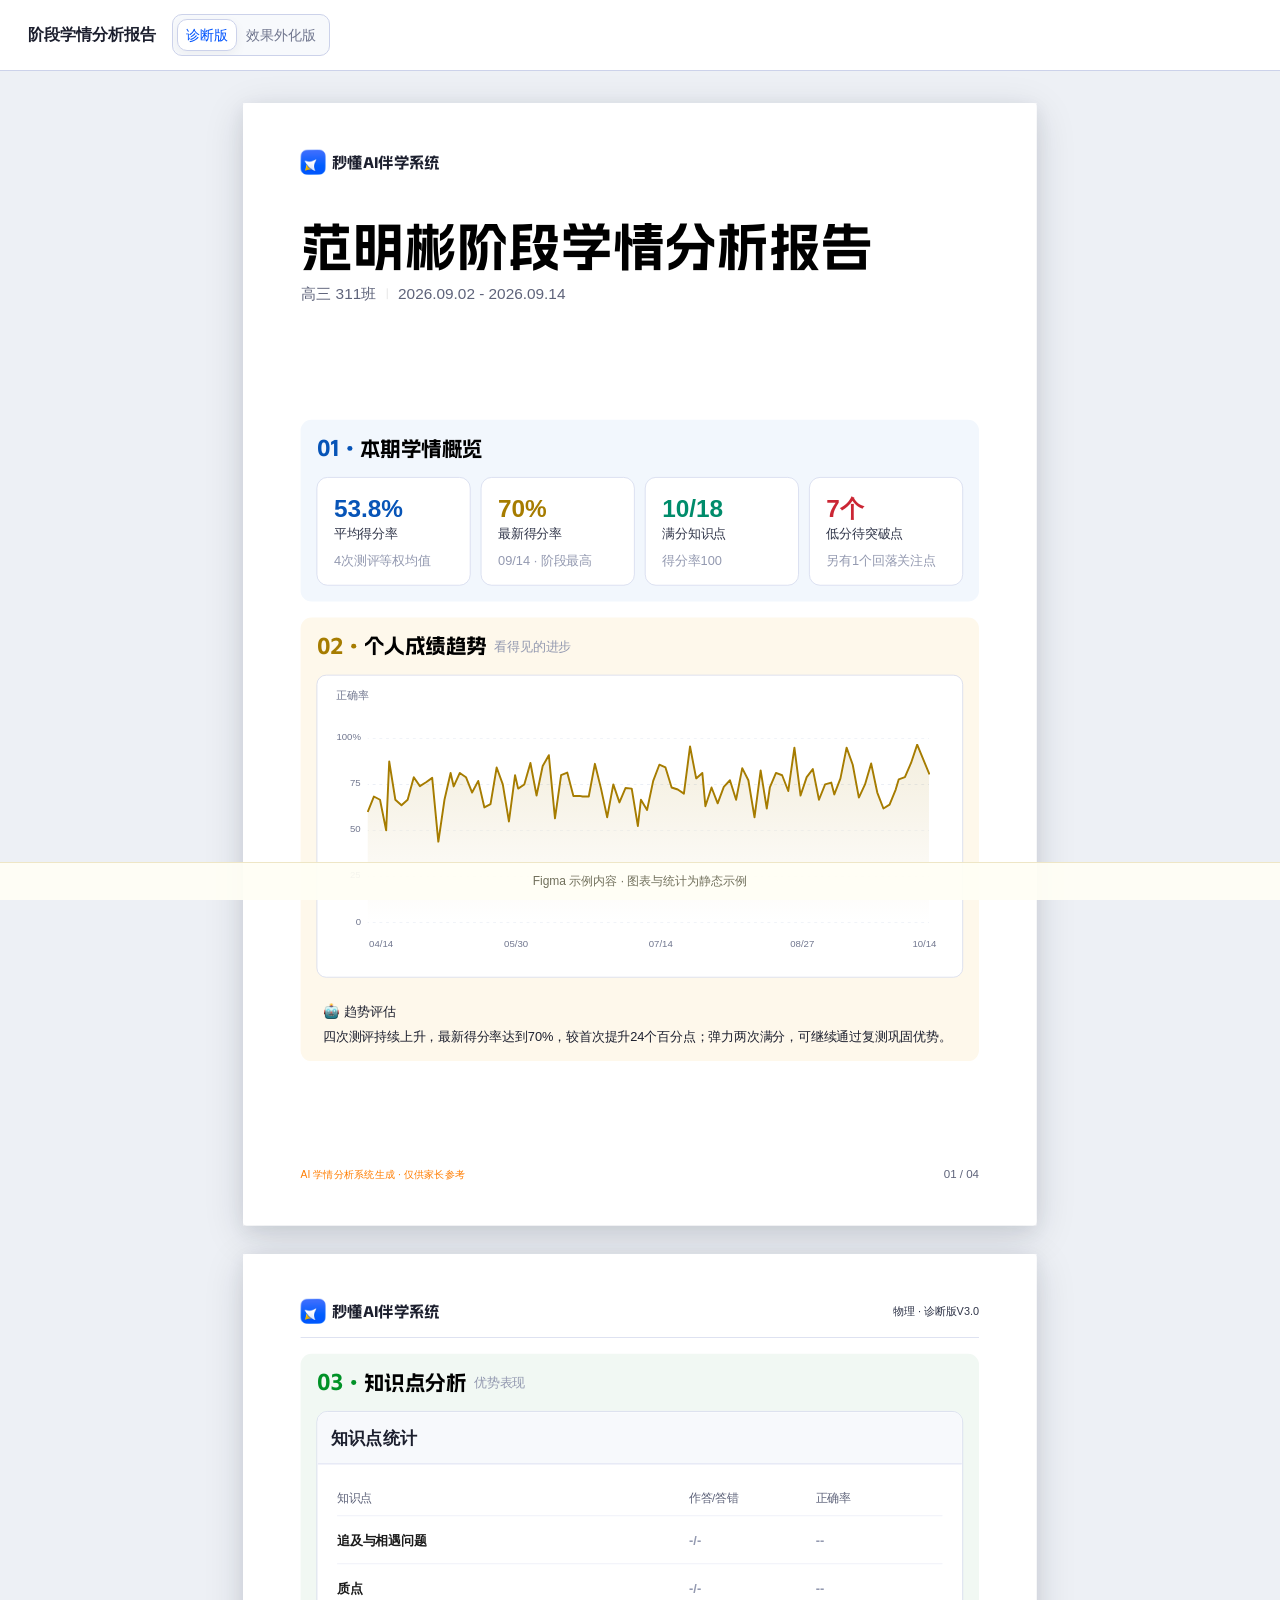
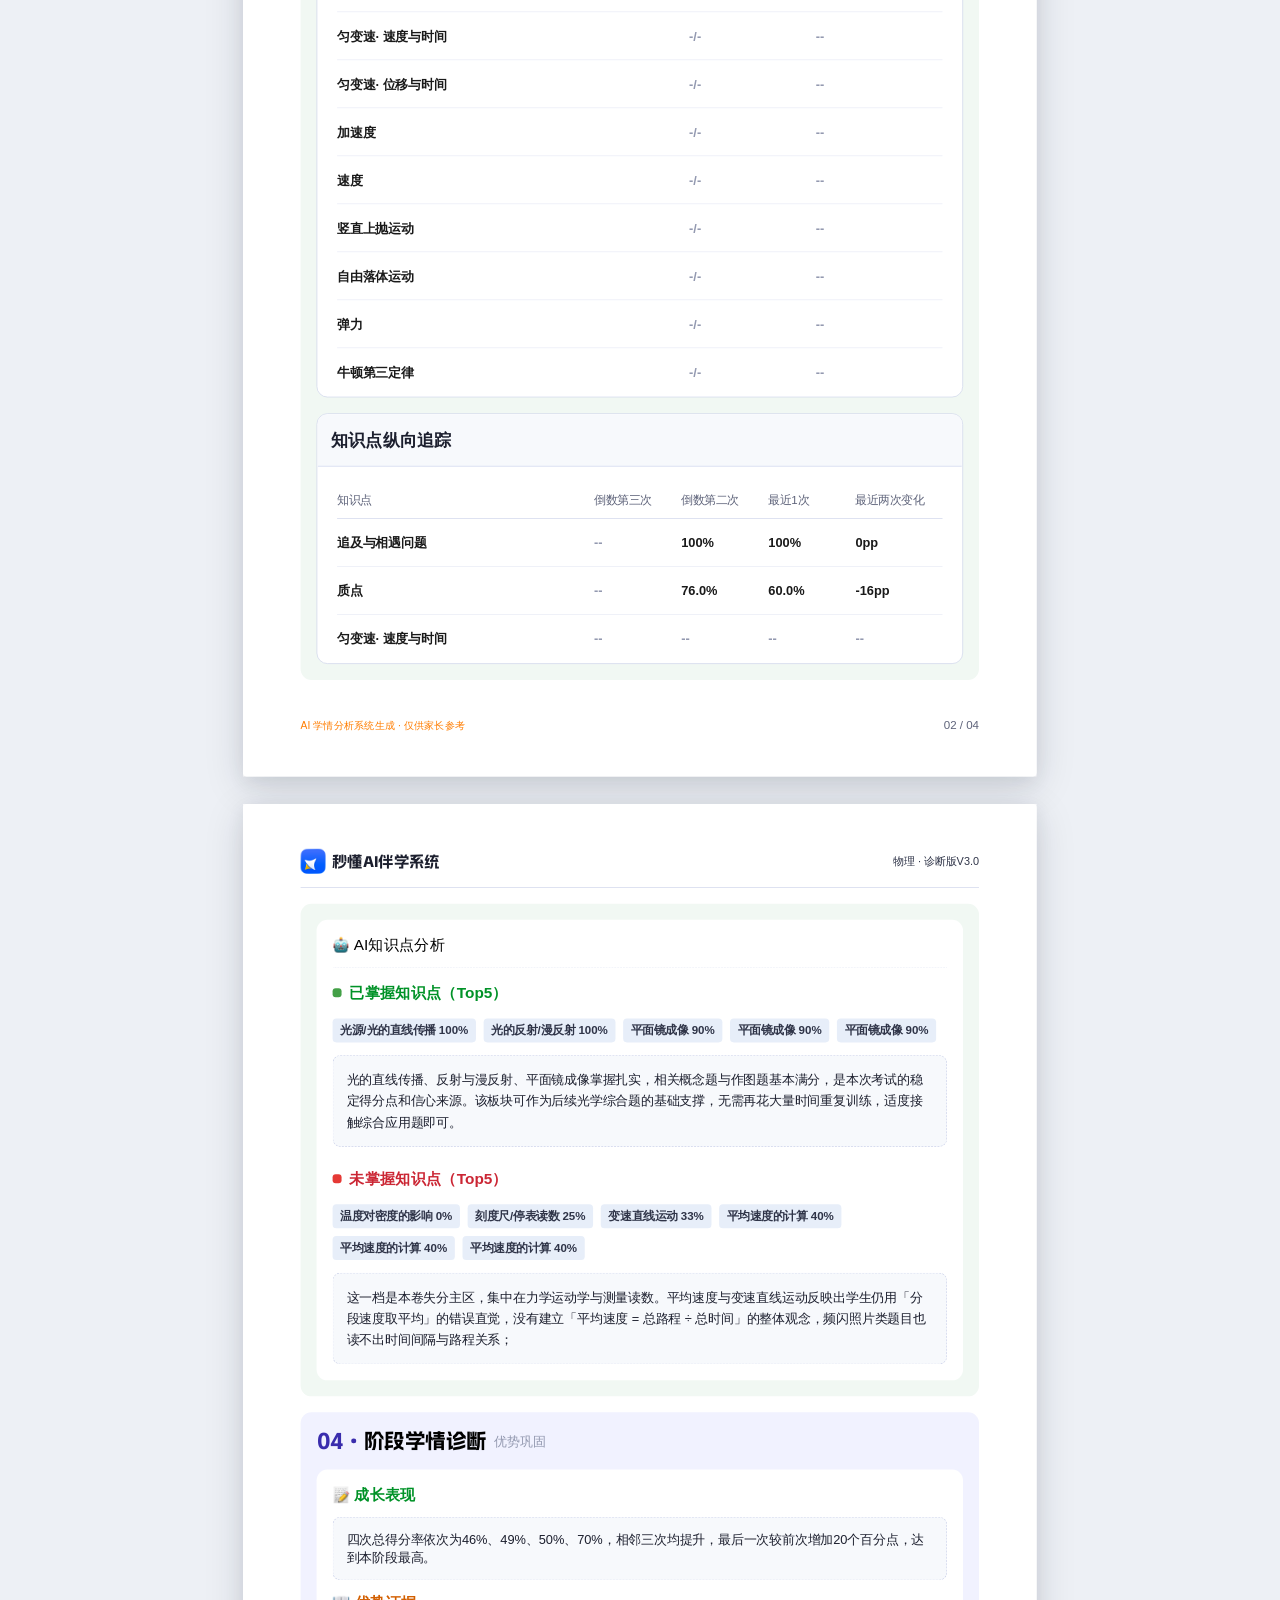
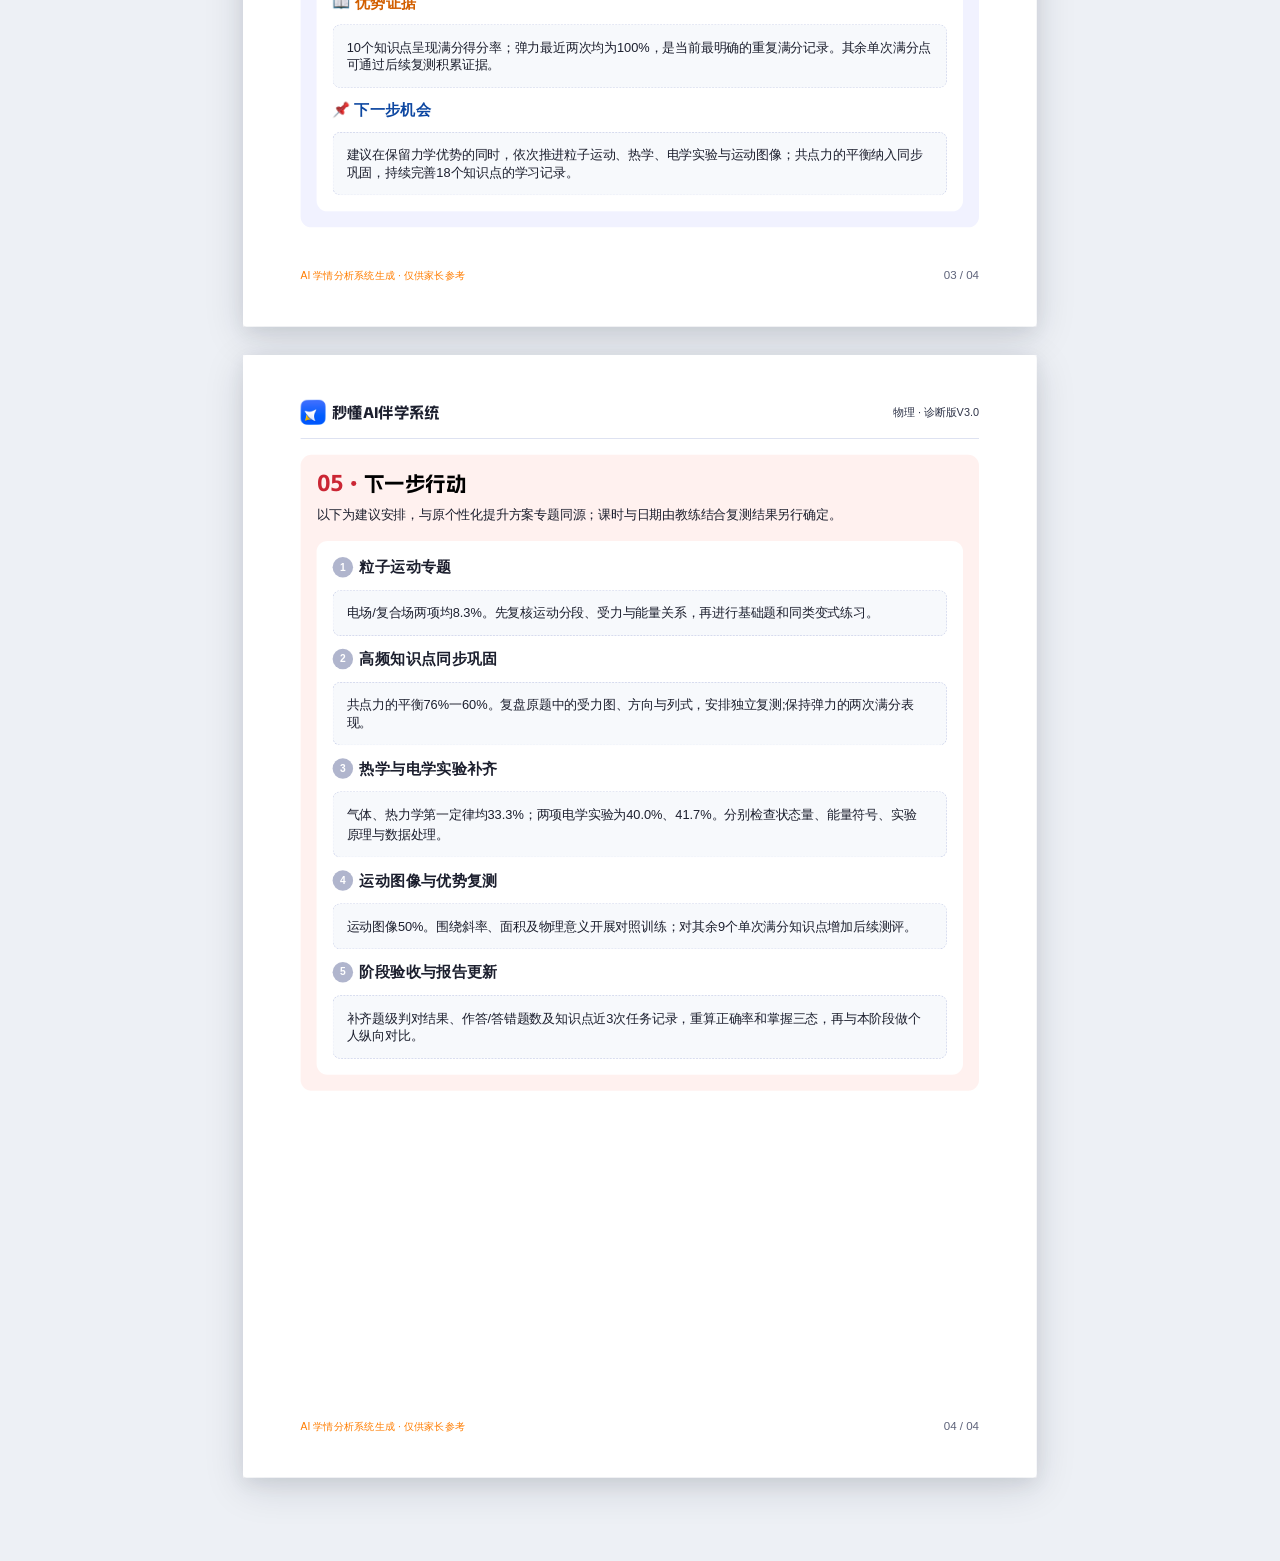
<file: stage-report/index.html>
<!doctype html><html lang="zh-CN"><head><meta charset="UTF-8"><meta name="viewport" content="width=device-width,initial-scale=1"><meta name="version" content="20261022-10"><title>阶段学情分析报告模板</title><link rel="stylesheet" href="ui.css?v=20261022-10"><link rel="stylesheet" href="report.css?v=20261022-10"><link rel="stylesheet" href="viewer.css?v=20261022-10"></head><body>
<header class="toolbar"><div><strong>阶段学情分析报告</strong><div class="report-tabs tabs tabs-segmented" role="tablist" aria-label="报告版本"><button class="tab active" role="tab" id="tab-diagnosis" aria-controls="panel-diagnosis" aria-selected="true" data-report="diagnosis"><span class="tab-t">诊断版</span></button><button class="tab" role="tab" id="tab-effect" aria-controls="panel-effect" aria-selected="false" tabindex="-1" data-report="effect"><span class="tab-t">效果外化版</span></button></div></div><nav aria-label="报告操作" hidden><button class="btn btn-ghost" id="edit" aria-pressed="false">编辑内容</button><button class="btn btn-ghost" id="load">导入数据</button><button class="btn btn-ghost" id="save">导出数据</button><button class="btn btn-primary" id="print">打印 / 保存 PDF</button></nav></header>

<aside class="page-nav" aria-label="页码"><a href="#page-1" aria-label="第1页">01</a><a href="#page-2" aria-label="第2页">02</a><a href="#page-3" aria-label="第3页">03</a><a href="#page-4" aria-label="第4页">04</a></aside><main class="report"><div class="report-panel" id="panel-diagnosis" role="tabpanel" aria-labelledby="tab-diagnosis"><section class="page-slot" id="page-1" aria-label="报告第1页"><div class="sheet"><div class="r0 r1 r2 r3 r4 r5 r6 r7 r8 r9 r10 r11" data-node-id="10311:41511" data-name="范明彬 2026.09.02—09.14 阶段学情分析报告">
      <div class="r12 r8 r13 r14" data-node-id="10311:41512" data-name="Header">
        <div class="r15 r16 r17 r18 r1 r2 r3 r4 r8 r11">
          <div class="r8 r13 r14" data-node-id="10311:41513" data-name="Container">
            <div class="r15 r16 r17 r18 r1 r2 r19 r20 r21 r22 r23 r8 r11">
              <div class="r24 r25 r8" data-node-id="10311:41514" data-name="Container">
                <div class="r15 r16 r17 r18 r1 r2 r26 r19 r27 r8 r11">
                  <div class="r8 r13 r28" data-node-id="10311:41515" data-name="image 11235518">
                    <img alt="" class="r29 r15 r16 r17 r18 r30 r31 r32 r33 r11" src="780e84a2-68dd-4b8f-8180-3fe46fdacbc4.png" />
                  </div>
                  <p class="r34 r35 r36 r37 r8 r13 r38 r39 r40" data-node-id="10311:41516">
                    秒懂AI伴学系统
                  </p>
                </div>
              </div>
              <div class="r41 r42 r8 r43 r13" data-node-id="10311:41517" data-name="Container">
                <div class="r15 r16 r17 r18 r1 r2 r44 r4 r45 r46 r8 r11">
                  <p class="r34 r47 r48 r37 r8 r13 r49 r50 r51 r40" data-node-id="10311:41518">
                    试卷分析报告
                  </p>
                </div>
              </div>
            </div>
          </div>
          <div class="r8 r13 r14" data-node-id="10311:41520">
            <div class="r15 r16 r17 r18 r1 r2 r3 r26 r4 r52 r53 r8 r11">
              <div class="r34 r2 r3 r35 r52 r54 r37 r8 r13 r55 r56 r57 r40" data-node-id="10311:41521">
                <p class="r58">范明彬阶段学情分析报告</p>
              </div>
              <div class="r1 r2 r59 r19 r8 r13 r14" data-node-id="10311:42558" data-name="Container">
                <p class="r34 r60 r48 r37 r8 r13 r61 r50 r51 r40" data-node-id="10311:42561">
                  高三 311班
                </p>
                <div class="r62 r63 r8 r13 r64" data-node-id="10311:42562" data-name="Text" ></div>
                <p class="r34 r60 r48 r37 r8 r13 r61 r50 r51 r40" data-node-id="10311:42563">
                  2026.09.02 - 2026.09.14
                </p>
              </div>
            </div>
          </div>
        </div>
      </div>
      <div class="r24 r65 r8 r14" data-node-id="10311:41554" data-name="Container">
        <div class="r15 r16 r17 r18 r1 r2 r3 r66 r19 r67 r8 r11">
          <div class="r68 r8 r69 r13 r70" data-node-id="10311:41555" data-name="Container (margin)">
            <div class="r15 r16 r17 r18 r1 r2 r3 r66 r4 r71 r8 r11">
              <div class="r8 r13 r14" data-node-id="10311:41556" data-name="Container">
                <div class="r15 r16 r17 r18 r1 r2 r72 r19 r8 r11">
                  <p class="r34 r35 r73 r37 r8 r13 r74 r75 r40" data-node-id="10311:41557">
                    01
                  </p>
                  <div class="r76 r8 r77 r13 r78" data-node-id="10311:41558" data-name="Text" ></div>
                  <p class="r34 r35 r58 r37 r8 r13 r79 r56 r40" data-node-id="10311:41559">
                    本期学情概览
                  </p>
                </div>
              </div>
              <div class="r8 r13 r14" data-node-id="10311:41560" data-name="Container (margin)">
                <div class="r15 r16 r17 r18 r1 r2 r59 r4 r8 r11">
                  <div class="r80 r81 r82 r18 r1 r2 r24 r3 r59 r19 r25 r5 r83 r8 r84" data-node-id="10311:41561" data-name="Container">
                    <div class="r8 r13 r14" data-node-id="10311:41563" data-name="Container (margin)">
                      <div class="r34 r15 r16 r17 r18 r1 r2 r3 r85 r4 r52 r37 r23 r86 r8 r11 r51 r40">
                        <div class="r2 r3 r47 r87 r54 r8 r13 r88 r75 r89" data-node-id="10311:41564">
                          <p class="r90">53.8%</p>
                        </div>
                        <p class="r60 r91 r8 r13 r49 r92" data-node-id="10311:41562">
                          平均得分率
                        </p>
                      </div>
                    </div>
                    <p class="r34 r60 r91 r37 r8 r13 r93 r92 r51 r14" data-node-id="10311:42571">
                      4次测评等权均值
                    </p>
                  </div>
                  <div class="r80 r81 r82 r18 r1 r2 r24 r3 r59 r19 r25 r5 r83 r8 r84" data-node-id="10311:43735" data-name="Container">
                    <div class="r8 r13 r14" data-node-id="10311:43736" data-name="Container (margin)">
                      <div class="r34 r15 r16 r17 r18 r1 r2 r3 r85 r4 r52 r37 r23 r86 r8 r11 r51 r40">
                        <div class="r2 r3 r47 r87 r54 r8 r13 r88 r94 r89" data-node-id="10311:43737">
                          <p class="r90">70%</p>
                        </div>
                        <p class="r60 r91 r8 r13 r49 r92" data-node-id="10311:43738">
                          最新得分率
                        </p>
                      </div>
                    </div>
                    <p class="r34 r60 r91 r37 r8 r13 r93 r92 r51 r14" data-node-id="10311:43739">
                      09/14 · 阶段最高
                    </p>
                  </div>
                  <div class="r80 r81 r82 r18 r1 r2 r24 r3 r59 r19 r25 r5 r83 r8 r84" data-node-id="10311:43740" data-name="Container">
                    <div class="r8 r13 r14" data-node-id="10311:43741" data-name="Container (margin)">
                      <div class="r34 r15 r16 r17 r18 r1 r2 r3 r85 r4 r52 r37 r23 r86 r8 r11 r51 r40">
                        <div class="r2 r3 r47 r87 r54 r8 r13 r88 r95 r89" data-node-id="10311:43742">
                          <p class="r90">10/18</p>
                        </div>
                        <p class="r60 r91 r8 r13 r49 r92" data-node-id="10311:43743">
                          满分知识点
                        </p>
                      </div>
                    </div>
                    <p class="r34 r60 r91 r37 r8 r13 r93 r92 r51 r14" data-node-id="10311:43744">
                      得分率100
                    </p>
                  </div>
                  <div class="r80 r81 r82 r18 r1 r2 r24 r3 r59 r19 r25 r5 r83 r8 r84" data-node-id="10311:43745" data-name="Container">
                    <div class="r8 r13 r14" data-node-id="10311:43746" data-name="Container (margin)">
                      <div class="r34 r15 r16 r17 r18 r1 r2 r3 r85 r4 r52 r37 r23 r86 r8 r11 r51 r40">
                        <div class="r2 r3 r47 r87 r54 r8 r13 r88 r96 r89" data-node-id="10311:43747">
                          <p class="r90">7个</p>
                        </div>
                        <p class="r60 r91 r8 r13 r49 r92" data-node-id="10311:43748">
                          低分待突破点
                        </p>
                      </div>
                    </div>
                    <p class="r34 r60 r91 r37 r8 r13 r93 r92 r51 r14" data-node-id="10311:43749">
                      另有1个回落关注点
                    </p>
                  </div>
                </div>
              </div>
            </div>
          </div>
          <div class="r97 r8 r69 r13 r70" data-node-id="10325:45815" data-name="Container (margin)">
            <div class="r15 r16 r17 r18 r1 r2 r3 r66 r4 r71 r8 r11">
              <div class="r8 r13 r14" data-node-id="10325:45816" data-name="Container">
                <div class="r15 r16 r17 r18 r1 r2 r72 r19 r8 r11">
                  <p class="r34 r35 r73 r37 r8 r13 r74 r94 r40" data-node-id="10325:45817">
                    02
                  </p>
                  <div class="r98 r8 r77 r13 r78" data-node-id="10325:45818" data-name="Text" ></div>
                  <p class="r34 r35 r58 r37 r8 r13 r79 r56 r40" data-node-id="10325:45819">
                    个人成绩趋势
                  </p>
                  <p class="r34 r60 r91 r37 r8 r13 r93 r92 r51 r40" data-node-id="10325:45863">
                    看得见的进步
                  </p>
                </div>
              </div>
              <div class="r80 r81 r82 r18 r99 r8 r100 r13 r14" data-node-id="10340:46836" data-name="学情变化趋势">
                <div class="r15 r16 r17 r18 r1 r2 r3 r101 r4 r5 r102 r103 r8 r104 r11">
                  <div class="r1 r2 r19 r5 r8 r13 r14" data-node-id="10340:46837" data-name="学情变化趋势标题">
                    <p class="r34 r105 r106 r107 r8 r13 r108 r109 r40" data-node-id="10340:46838">
                      正确率
                    </p>
                  </div>
                  <div class="r110 r5 r8 r13 r14" data-node-id="10340:46839" data-name="正确率变化 · 96 个采集日">
                    <div class="r29 r111" data-node-id="10340:46840" data-name="Vector">
                      <div class="r29 r112">
                        <img alt="" class="r113 r31 r11" src="b964b696-f413-4c0b-aeb9-efbb9412cd41.svg" />
                      </div>
                    </div>
                    <div class="r29 r114" data-node-id="10340:46841" data-name="Vector">
                      <div class="r29 r112">
                        <img alt="" class="r113 r31 r11" src="b964b696-f413-4c0b-aeb9-efbb9412cd41.svg" />
                      </div>
                    </div>
                    <div class="r29 r115" data-node-id="10340:46842" data-name="Vector">
                      <div class="r29 r112">
                        <img alt="" class="r113 r31 r11" src="b964b696-f413-4c0b-aeb9-efbb9412cd41.svg" />
                      </div>
                    </div>
                    <div class="r29 r116" data-node-id="10340:46843" data-name="Vector">
                      <div class="r29 r112">
                        <img alt="" class="r113 r31 r11" src="b964b696-f413-4c0b-aeb9-efbb9412cd41.svg" />
                      </div>
                    </div>
                    <div class="r29 r117" data-node-id="10340:46844" data-name="Vector">
                      <div class="r29 r112">
                        <img alt="" class="r113 r31 r11" src="b964b696-f413-4c0b-aeb9-efbb9412cd41.svg" />
                      </div>
                    </div>
                    <div class="r29 r118" data-node-id="10340:46845" data-name="Vector">
                      <img alt="" class="r29 r113 r30 r31 r11" src="1e86f26b-7835-48fc-b06d-f4f35d74c287.svg" />
                    </div>
                    <div class="r29 r119" data-node-id="10340:46846" data-name="Vector">
                      <div class="r29 r120">
                        <img alt="" class="r113 r31 r11" src="706af796-7a0b-44d9-a3a5-0334df3694e2.svg" />
                      </div>
                    </div>
                    <p class="r34 r29 r105 r106 r36 r121 r122 r109 r123 r40" data-node-id="10340:46850">
                      0
                    </p>
                    <p class="r34 r29 r105 r106 r36 r124 r122 r109 r125 r40" data-node-id="10340:46851">
                      25
                    </p>
                    <p class="r34 r29 r105 r106 r36 r124 r122 r109 r126 r40" data-node-id="10340:46852">
                      50
                    </p>
                    <p class="r34 r29 r105 r106 r36 r124 r122 r109 r127 r40" data-node-id="10340:46853">
                      75
                    </p>
                    <p class="r34 r29 r105 r106 r36 r128 r122 r109 r129 r40" data-node-id="10340:46854">
                      100%
                    </p>
                    <p class="r34 r29 r105 r106 r36 r130 r122 r109 r131 r40" data-node-id="10340:46855">
                      04/14
                    </p>
                    <p class="r34 r29 r105 r106 r36 r132 r122 r109 r131 r40" data-node-id="10340:46856">
                      05/30
                    </p>
                    <p class="r34 r29 r105 r106 r36 r133 r122 r109 r131 r40" data-node-id="10340:46857">
                      07/14
                    </p>
                    <p class="r34 r29 r105 r106 r36 r134 r122 r109 r131 r40" data-node-id="10340:46858">
                      08/27
                    </p>
                    <p class="r34 r29 r105 r106 r36 r135 r122 r109 r131 r40" data-node-id="10340:46859">
                      10/14
                    </p>
                  </div>
                </div>
              </div>
              <div class="r8 r13 r14" data-node-id="10331:45898">
                <div class="r15 r16 r17 r18 r1 r2 r3 r136 r4 r137 r138 r8 r11">
                  <div class="r8 r13" data-node-id="10331:45899">
                    <div class="r15 r16 r17 r18 r1 r2 r139 r19 r52 r8 r11">
                      <div class="r8 r13 r140"><img alt="" class="r29 r30 r31 r32 r33 r11" src="0d79453c-6249-440e-9ec5-dbd0af29a593.png" /></div>
                      <p class="r34 r60 r91 r37 r8 r13 r39 r92 r51 r40" data-node-id="10331:45901">
                        趋势评估
                      </p>
                    </div>
                  </div>
                  <p class="r34 r141 r58 r142 r37 r8 r13 r39 r92 r51 r143" data-node-id="10331:45902">
                    四次测评持续上升，最新得分率达到70%，较首次提升24个百分点；弹力两次满分，可继续通过复测巩固优势。
                  </p>
                </div>
              </div>
            </div>
          </div>
        </div>
      </div>
      <div class="r8 r13 r14" data-node-id="10311:41591" data-name="Footer (margin)">
        <div class="r15 r16 r17 r18 r1 r2 r3 r72 r4 r27 r8 r11">
          <div class="r1 r2 r59 r144 r19 r8 r13 r145" data-node-id="10311:41592" data-name="Container" ></div>
          <div class="r34 r1 r2 r60 r19 r20 r37 r27 r8 r13 r51 r14 r40" data-node-id="10311:41600">
            <p class="r146 r8 r13 r147 r148" data-node-id="10311:41601">AI 学情分析系统生成 · 仅供家长参考 </p>
            <p class="r149 r8 r13 r61 r150" data-node-id="10311:41602">
              01 / 04
            </p>
          </div>
        </div>
      </div>
    </div></div></section>
<section class="page-slot" id="page-2" aria-label="报告第2页"><div class="sheet"><div class="r0 r1 r2 r3 r4 r5 r6 r7 r8 r9 r10 r11" data-node-id="10311:41603" data-name="Section 61">
      <div class="r82 r151 r18 r8 r13 r14" data-node-id="10333:45905" data-name="Container">
        <div class="r15 r16 r17 r18 r1 r2 r19 r20 r152 r22 r23 r8 r11">
          <div class="r24 r25 r8" data-node-id="10333:45906" data-name="Container">
            <div class="r15 r16 r17 r18 r1 r2 r26 r19 r27 r8 r11">
              <div class="r8 r13 r28" data-node-id="10333:45907" data-name="image 11235518">
                <img alt="" class="r29 r15 r16 r17 r18 r30 r31 r32 r33 r11" src="d64f9d37-d490-4910-b4eb-ad614a66fdc5.png" />
              </div>
              <p class="r34 r35 r36 r37 r8 r13 r38 r39 r40" data-node-id="10333:45908">
                秒懂AI伴学系统
              </p>
            </div>
          </div>
          <p class="r34 r141 r58 r37 r8 r13 r153 r49 r51 r40" data-node-id="10333:45911">
            物理 · 诊断版V3.0
          </p>
        </div>
      </div>
      <div class="r24 r65 r8 r14" data-node-id="10311:41616" data-name="Container (margin)">
        <div class="r15 r16 r17 r18 r1 r2 r3 r66 r4 r23 r67 r8 r11">
          <div class="r154 r8 r69 r13 r70" data-node-id="10311:41617" data-name="Container (margin)">
            <div class="r15 r16 r17 r18 r1 r2 r3 r66 r4 r71 r8 r11">
              <div class="r8 r13 r14" data-node-id="10336:46444">
                <div class="r15 r16 r17 r18 r1 r2 r3 r4 r8 r11">
                  <div class="r1 r2 r72 r19 r8 r13 r14" data-node-id="10311:41618" data-name="Container">
                    <p class="r34 r35 r73 r37 r8 r13 r74 r155 r40" data-node-id="10311:41619">
                      03
                    </p>
                    <div class="r156 r8 r77 r13 r78" data-node-id="10311:41620" data-name="Text" ></div>
                    <p class="r34 r35 r58 r37 r8 r13 r79 r56 r40" data-node-id="10311:41621">
                      知识点分析
                    </p>
                    <p class="r34 r60 r91 r37 r8 r13 r93 r92 r51 r40" data-node-id="10311:41622">
                      优势表现
                    </p>
                  </div>
                </div>
              </div>
              <div class="r80 r81 r82 r18 r8 r69 r13 r157" data-node-id="10372:53517" data-name="Container">
                <div class="r15 r16 r17 r18 r1 r2 r3 r4 r5 r158 r8 r104 r11">
                  <div class="r41 r82 r159 r18 r8 r13 r14" data-node-id="10372:53518" data-name="Container">
                    <div class="r15 r16 r17 r18 r1 r2 r4 r160 r8 r11">
                      <div class="r1 r2 r24 r19 r25 r8" data-node-id="10372:53519">
                        <p class="r34 r47 r161 r37 r8 r13 r162 r39 r40" data-node-id="10372:53520">
                          知识点统计
                        </p>
                      </div>
                    </div>
                  </div>
                  <div class="r8 r13 r14" data-node-id="10372:53521" data-name="Container">
                    <div class="r15 r16 r17 r18 r1 r2 r3 r4 r163 r102 r8 r11">
                      <div class="r8 r13 r14" data-node-id="10372:53532">
                        <div class="r15 r16 r17 r18 r1 r2 r3 r4 r8 r11">
                          <div class="r82 r164 r18 r1 r2 r4 r20 r165 r8 r13 r14" data-node-id="10372:53533" data-name="Container">
                            <div class="r1 r2 r19 r8 r13 r166" data-node-id="10372:53534" data-name="Container">
                              <p class="r34 r141 r149 r37 r8 r13 r61 r150 r51 r40" data-node-id="10372:53535">
                                知识点
                              </p>
                            </div>
                            <div class="r1 r2 r24 r19 r25 r8" data-node-id="10372:53536" data-name="Container">
                              <p class="r34 r141 r149 r37 r8 r13 r61 r150 r51 r40" data-node-id="10372:53537">
                                作答/答错
                              </p>
                            </div>
                            <div class="r1 r2 r24 r19 r25 r8" data-node-id="10372:53538" data-name="Container">
                              <p class="r34 r141 r149 r37 r8 r13 r61 r150 r51 r40" data-node-id="10372:53539">
                                正确率
                              </p>
                            </div>
                          </div>
                          <div class="r82 r164 r18 r1 r2 r167 r19 r20 r165 r8 r13 r14" data-node-id="10372:53540" data-name="Container">
                            <div class="r1 r2 r3 r4 r8 r13 r166" data-node-id="10372:53541" data-name="Container">
                              <p class="r34 r47 r91 r37 r8 r13 r168 r92 r51 r40" data-node-id="10372:53542">
                                追及与相遇问题
                              </p>
                            </div>
                            <div class="r1 r2 r24 r3 r4 r25 r8" data-node-id="10372:53543" data-name="Container">
                              <p class="r34 r47 r91 r37 r8 r13 r93 r92 r51 r40" data-node-id="10372:53544">
                                -/-
                              </p>
                            </div>
                            <div class="r1 r2 r24 r3 r4 r25 r8" data-node-id="10372:53545" data-name="Container">
                              <p class="r34 r47 r91 r37 r8 r13 r93 r92 r51 r40" data-node-id="10372:53546">
                                --
                              </p>
                            </div>
                          </div>
                          <div class="r82 r164 r18 r1 r2 r167 r19 r20 r165 r8 r13 r14" data-node-id="10372:53547" data-name="Container">
                            <div class="r1 r2 r3 r4 r8 r13 r166" data-node-id="10372:53548" data-name="Container">
                              <p class="r34 r47 r91 r37 r8 r13 r168 r92 r51 r40" data-node-id="10372:53549">
                                质点
                              </p>
                            </div>
                            <div class="r1 r2 r24 r3 r4 r25 r8" data-node-id="10372:53550" data-name="Container">
                              <p class="r34 r47 r91 r37 r8 r13 r93 r92 r51 r40" data-node-id="10372:53551">
                                -/-
                              </p>
                            </div>
                            <div class="r1 r2 r24 r3 r4 r25 r8" data-node-id="10372:53552" data-name="Container">
                              <p class="r34 r47 r91 r37 r8 r13 r93 r92 r51 r40" data-node-id="10372:53553">
                                --
                              </p>
                            </div>
                          </div>
                          <div class="r82 r164 r18 r1 r2 r167 r19 r20 r165 r8 r13 r14" data-node-id="10372:53554" data-name="Container">
                            <div class="r1 r2 r3 r4 r8 r13 r166" data-node-id="10372:53555" data-name="Container">
                              <p class="r34 r47 r54 r37 r8 r13 r168 r169 r51 r40" data-node-id="10372:53556">
                                <span class="r107 r170">匀变速</span>
                                <span class="r107 r170"> · 速度与时间</span>
                              </p>
                            </div>
                            <div class="r1 r2 r24 r3 r4 r25 r8" data-node-id="10372:53557" data-name="Container">
                              <p class="r34 r47 r91 r37 r8 r13 r93 r92 r51 r40" data-node-id="10372:53558">
                                -/-
                              </p>
                            </div>
                            <div class="r1 r2 r24 r3 r4 r25 r8" data-node-id="10372:53559" data-name="Container">
                              <p class="r34 r47 r91 r37 r8 r13 r93 r92 r51 r40" data-node-id="10372:53560">
                                --
                              </p>
                            </div>
                          </div>
                          <div class="r82 r164 r18 r1 r2 r167 r19 r20 r165 r8 r13 r14" data-node-id="10372:53561" data-name="Container">
                            <div class="r1 r2 r3 r4 r8 r13 r166" data-node-id="10372:53562" data-name="Container">
                              <p class="r34 r47 r54 r37 r8 r13 r168 r169 r51 r40" data-node-id="10372:53563">
                                <span class="r107 r170">匀变速</span>
                                <span class="r107 r170"> · </span>
                                <span class="r91 r170">位移</span>
                                <span class="r107 r170">与时间</span>
                              </p>
                            </div>
                            <div class="r1 r2 r24 r3 r4 r25 r8" data-node-id="10372:53564" data-name="Container">
                              <p class="r34 r47 r91 r37 r8 r13 r93 r92 r51 r40" data-node-id="10372:53565">
                                -/-
                              </p>
                            </div>
                            <div class="r1 r2 r24 r3 r4 r25 r8" data-node-id="10372:53566" data-name="Container">
                              <p class="r34 r47 r91 r37 r8 r13 r93 r92 r51 r40" data-node-id="10372:53567">
                                --
                              </p>
                            </div>
                          </div>
                          <div class="r82 r164 r18 r1 r2 r167 r19 r20 r165 r8 r13 r14" data-node-id="10372:53568" data-name="Container">
                            <div class="r1 r2 r3 r4 r8 r13 r166" data-node-id="10372:53569" data-name="Container">
                              <p class="r34 r47 r91 r37 r8 r13 r168 r92 r51 r40" data-node-id="10372:53570">
                                加速度
                              </p>
                            </div>
                            <div class="r1 r2 r24 r3 r4 r25 r8" data-node-id="10372:53571" data-name="Container">
                              <p class="r34 r47 r91 r37 r8 r13 r93 r92 r51 r40" data-node-id="10372:53572">
                                -/-
                              </p>
                            </div>
                            <div class="r1 r2 r24 r3 r4 r25 r8" data-node-id="10372:53573" data-name="Container">
                              <p class="r34 r47 r91 r37 r8 r13 r93 r92 r51 r40" data-node-id="10372:53574">
                                --
                              </p>
                            </div>
                          </div>
                          <div class="r82 r164 r18 r1 r2 r167 r19 r20 r165 r8 r13 r14" data-node-id="10372:53575" data-name="Container">
                            <div class="r1 r2 r3 r4 r8 r13 r166" data-node-id="10372:53576" data-name="Container">
                              <p class="r34 r47 r91 r37 r8 r13 r168 r92 r51 r40" data-node-id="10372:53577">
                                速度
                              </p>
                            </div>
                            <div class="r1 r2 r24 r3 r4 r25 r8" data-node-id="10372:53578" data-name="Container">
                              <p class="r34 r47 r91 r37 r8 r13 r93 r92 r51 r40" data-node-id="10372:53579">
                                -/-
                              </p>
                            </div>
                            <div class="r1 r2 r24 r3 r4 r25 r8" data-node-id="10372:53580" data-name="Container">
                              <p class="r34 r47 r91 r37 r8 r13 r93 r92 r51 r40" data-node-id="10372:53581">
                                --
                              </p>
                            </div>
                          </div>
                          <div class="r82 r164 r18 r1 r2 r167 r19 r20 r165 r8 r13 r14" data-node-id="10372:53582" data-name="Container">
                            <div class="r1 r2 r3 r4 r8 r13 r166" data-node-id="10372:53583" data-name="Container">
                              <p class="r34 r47 r91 r37 r8 r13 r168 r92 r51 r40" data-node-id="10372:53584">
                                竖直上抛运动
                              </p>
                            </div>
                            <div class="r1 r2 r24 r3 r4 r25 r8" data-node-id="10372:53585" data-name="Container">
                              <p class="r34 r47 r91 r37 r8 r13 r93 r92 r51 r40" data-node-id="10372:53586">
                                -/-
                              </p>
                            </div>
                            <div class="r1 r2 r24 r3 r4 r25 r8" data-node-id="10372:53587" data-name="Container">
                              <p class="r34 r47 r91 r37 r8 r13 r93 r92 r51 r40" data-node-id="10372:53588">
                                --
                              </p>
                            </div>
                          </div>
                          <div class="r82 r164 r18 r1 r2 r167 r19 r20 r165 r8 r13 r14" data-node-id="10372:53589" data-name="Container">
                            <div class="r1 r2 r3 r4 r8 r13 r166" data-node-id="10372:53590" data-name="Container">
                              <p class="r34 r47 r91 r37 r8 r13 r168 r92 r51 r40" data-node-id="10372:53591">
                                自由落体运动
                              </p>
                            </div>
                            <div class="r1 r2 r24 r3 r4 r25 r8" data-node-id="10372:53592" data-name="Container">
                              <p class="r34 r47 r91 r37 r8 r13 r93 r92 r51 r40" data-node-id="10372:53593">
                                -/-
                              </p>
                            </div>
                            <div class="r1 r2 r24 r3 r4 r25 r8" data-node-id="10372:53594" data-name="Container">
                              <p class="r34 r47 r91 r37 r8 r13 r93 r92 r51 r40" data-node-id="10372:53595">
                                --
                              </p>
                            </div>
                          </div>
                          <div class="r82 r164 r18 r1 r2 r167 r19 r20 r165 r8 r13 r14" data-node-id="10372:53596" data-name="Container">
                            <div class="r1 r2 r3 r4 r8 r13 r166" data-node-id="10372:53597" data-name="Container">
                              <p class="r34 r47 r91 r37 r8 r13 r168 r92 r51 r40" data-node-id="10372:53598">
                                弹力
                              </p>
                            </div>
                            <div class="r1 r2 r24 r3 r4 r25 r8" data-node-id="10372:53599" data-name="Container">
                              <p class="r34 r47 r91 r37 r8 r13 r93 r92 r51 r40" data-node-id="10372:53600">
                                -/-
                              </p>
                            </div>
                            <div class="r1 r2 r24 r3 r4 r25 r8" data-node-id="10372:53601" data-name="Container">
                              <p class="r34 r47 r91 r37 r8 r13 r93 r92 r51 r40" data-node-id="10372:53602">
                                --
                              </p>
                            </div>
                          </div>
                          <div class="r1 r2 r167 r19 r20 r165 r8 r13 r14" data-node-id="10372:53603" data-name="Container">
                            <div class="r1 r2 r3 r4 r8 r13 r166" data-node-id="10372:53604" data-name="Container">
                              <p class="r34 r47 r91 r37 r8 r13 r168 r92 r51 r40" data-node-id="10372:53605">
                                牛顿第三定律
                              </p>
                            </div>
                            <div class="r1 r2 r24 r3 r4 r25 r8" data-node-id="10372:53606" data-name="Container">
                              <p class="r34 r47 r91 r37 r8 r13 r93 r92 r51 r40" data-node-id="10372:53607">
                                -/-
                              </p>
                            </div>
                            <div class="r1 r2 r24 r3 r4 r25 r8" data-node-id="10372:53608" data-name="Container">
                              <p class="r34 r47 r91 r37 r8 r13 r93 r92 r51 r40" data-node-id="10372:53609">
                                --
                              </p>
                            </div>
                          </div>
                        </div>
                      </div>
                    </div>
                  </div>
                </div>
              </div>
              <div class="r80 r81 r82 r18 r8 r69 r13 r157" data-node-id="10372:53612" data-name="Container">
                <div class="r15 r16 r17 r18 r1 r2 r3 r4 r5 r158 r8 r104 r11">
                  <div class="r41 r82 r159 r18 r8 r13 r14" data-node-id="10372:53613" data-name="Container">
                    <div class="r15 r16 r17 r18 r1 r2 r4 r160 r8 r11">
                      <div class="r1 r2 r24 r19 r25 r8" data-node-id="10372:53614">
                        <p class="r34 r47 r161 r37 r8 r13 r162 r39 r40" data-node-id="10372:53615">
                          知识点纵向追踪
                        </p>
                      </div>
                    </div>
                  </div>
                  <div class="r8 r13 r14" data-node-id="10372:53616" data-name="Container">
                    <div class="r15 r16 r17 r18 r1 r2 r3 r4 r163 r102 r8 r11">
                      <div class="r8 r13 r14" data-node-id="10372:53695">
                        <div class="r15 r16 r17 r18 r1 r2 r3 r4 r8 r11">
                          <div class="r1 r2 r3 r4 r8 r13 r14" data-node-id="10372:53696" data-name="Container (margin)">
                            <div class="r82 r151 r18 r1 r2 r4 r20 r165 r8 r13 r14" data-node-id="10372:53697" data-name="Container">
                              <div class="r1 r2 r19 r8 r13 r171" data-node-id="10372:53698" data-name="Container">
                                <p class="r34 r141 r149 r37 r8 r13 r61 r150 r51 r40" data-node-id="10372:53699">
                                  知识点
                                </p>
                              </div>
                              <div class="r1 r2 r24 r19 r25 r8" data-node-id="10372:53700" data-name="Container">
                                <p class="r34 r141 r149 r37 r8 r13 r61 r150 r51 r40" data-node-id="10372:53701">
                                  倒数第三次
                                </p>
                              </div>
                              <div class="r1 r2 r24 r19 r25 r8" data-node-id="10372:53702" data-name="Container">
                                <p class="r34 r141 r149 r37 r8 r13 r61 r150 r51 r40" data-node-id="10372:53703">
                                  倒数第二次
                                </p>
                              </div>
                              <div class="r1 r2 r24 r19 r25 r8" data-node-id="10372:53704" data-name="Container">
                                <p class="r34 r141 r149 r37 r8 r13 r61 r150 r51 r40" data-node-id="10372:53705">
                                  最近1次
                                </p>
                              </div>
                              <div class="r1 r2 r24 r19 r25 r8" data-node-id="10372:53706" data-name="Container">
                                <p class="r34 r141 r149 r37 r8 r13 r61 r150 r51 r40" data-node-id="10372:53707">
                                  最近两次变化
                                </p>
                              </div>
                            </div>
                          </div>
                          <div class="r82 r164 r18 r1 r2 r167 r19 r20 r165 r8 r13 r14" data-node-id="10372:53708" data-name="Container">
                            <div class="r1 r2 r3 r4 r8 r13 r172" data-node-id="10372:53709" data-name="Container">
                              <p class="r34 r47 r91 r37 r8 r13 r168 r92 r51 r40" data-node-id="10372:53710">
                                追及与相遇问题
                              </p>
                            </div>
                            <div class="r1 r2 r24 r3 r4 r25 r8" data-node-id="10372:53711" data-name="Container">
                              <p class="r34 r47 r91 r37 r8 r13 r93 r92 r51 r40" data-node-id="10372:53712">
                                --
                              </p>
                            </div>
                            <div class="r1 r2 r24 r3 r4 r25 r8" data-node-id="10372:53713" data-name="Container">
                              <p class="r34 r47 r91 r37 r8 r13 r168 r92 r51 r40" data-node-id="10372:53714">
                                100%
                              </p>
                            </div>
                            <div class="r1 r2 r24 r3 r4 r25 r8" data-node-id="10372:53715" data-name="Container">
                              <p class="r34 r47 r91 r37 r8 r13 r168 r92 r51 r40" data-node-id="10372:53716">
                                100%
                              </p>
                            </div>
                            <div class="r1 r2 r24 r3 r4 r25 r8" data-node-id="10372:53717" data-name="Container">
                              <p class="r34 r47 r91 r37 r8 r13 r168 r92 r51 r40" data-node-id="10372:53718">
                                0pp
                              </p>
                            </div>
                          </div>
                          <div class="r82 r164 r18 r1 r2 r167 r19 r20 r165 r8 r13 r14" data-node-id="10372:53719" data-name="Container">
                            <div class="r1 r2 r3 r4 r8 r13 r172" data-node-id="10372:53720" data-name="Container">
                              <p class="r34 r47 r91 r37 r8 r13 r168 r92 r51 r40" data-node-id="10372:53721">
                                质点
                              </p>
                            </div>
                            <div class="r1 r2 r24 r3 r4 r25 r8" data-node-id="10372:53722" data-name="Container">
                              <p class="r34 r47 r91 r37 r8 r13 r93 r92 r51 r40" data-node-id="10372:53723">
                                --
                              </p>
                            </div>
                            <div class="r1 r2 r24 r3 r4 r25 r8" data-node-id="10372:53724" data-name="Container">
                              <p class="r34 r47 r91 r37 r8 r13 r168 r92 r51 r40" data-node-id="10372:53725">
                                76.0%
                              </p>
                            </div>
                            <div class="r1 r2 r24 r3 r4 r25 r8" data-node-id="10372:53726" data-name="Container">
                              <p class="r34 r47 r91 r37 r8 r13 r168 r92 r51 r40" data-node-id="10372:53727">
                                60.0%
                              </p>
                            </div>
                            <div class="r1 r2 r24 r3 r4 r25 r8" data-node-id="10372:53728" data-name="Container">
                              <p class="r34 r47 r91 r37 r8 r13 r168 r92 r51 r40" data-node-id="10372:53729">
                                -16pp
                              </p>
                            </div>
                          </div>
                          <div class="r1 r2 r167 r19 r20 r165 r8 r13 r14" data-node-id="10372:53730" data-name="Container">
                            <div class="r1 r2 r3 r4 r8 r13 r172" data-node-id="10372:53731" data-name="Container">
                              <p class="r34 r47 r54 r37 r8 r13 r168 r169 r51 r40" data-node-id="10372:53732">
                                <span class="r107 r170">匀变速</span>
                                <span class="r107 r170"> · 速度与时间</span>
                              </p>
                            </div>
                            <div class="r1 r2 r24 r3 r4 r25 r8" data-node-id="10372:53733" data-name="Container">
                              <p class="r34 r47 r91 r37 r8 r13 r93 r92 r51 r40" data-node-id="10372:53734">
                                --
                              </p>
                            </div>
                            <div class="r1 r2 r24 r3 r4 r25 r8" data-node-id="10372:53735" data-name="Container">
                              <p class="r34 r47 r91 r37 r8 r13 r93 r92 r51 r40" data-node-id="10372:53736">
                                --
                              </p>
                            </div>
                            <div class="r1 r2 r24 r3 r4 r25 r8" data-node-id="10372:53737" data-name="Container">
                              <p class="r34 r47 r91 r37 r8 r13 r93 r92 r51 r40" data-node-id="10372:53738">
                                --
                              </p>
                            </div>
                            <div class="r1 r2 r24 r3 r4 r25 r8" data-node-id="10372:53739" data-name="Container">
                              <p class="r34 r47 r91 r37 r8 r13 r93 r92 r51 r40" data-node-id="10372:53740">
                                --
                              </p>
                            </div>
                          </div>
                        </div>
                      </div>
                    </div>
                  </div>
                </div>
              </div>
            </div>
          </div>
        </div>
      </div>
      <div class="r8 r13 r14" data-node-id="10333:45919" data-name="Footer (margin)">
        <div class="r15 r16 r17 r18 r1 r2 r3 r72 r4 r27 r8 r11">
          <div class="r1 r2 r59 r144 r19 r8 r13 r145" data-node-id="10333:45920" data-name="Container" ></div>
          <div class="r34 r1 r2 r60 r19 r20 r37 r27 r8 r13 r51 r14 r40" data-node-id="10333:45923">
            <p class="r146 r8 r13 r147 r148" data-node-id="10333:45924">
              AI 学情分析系统生成 · 仅供家长参考
            </p>
            <p class="r149 r8 r13 r61 r150" data-node-id="10333:45925">
              02 / 04
            </p>
          </div>
        </div>
      </div>
    </div></div></section>
<section class="page-slot" id="page-3" aria-label="报告第3页"><div class="sheet"><div class="r0 r1 r2 r3 r4 r5 r6 r7 r8 r9 r10 r11" data-node-id="10372:53742" data-name="Section 72">
      <div class="r82 r151 r18 r8 r13 r14" data-node-id="10372:53743" data-name="Container">
        <div class="r15 r16 r17 r18 r1 r2 r19 r20 r152 r22 r23 r8 r11">
          <div class="r24 r25 r8" data-node-id="10372:53744" data-name="Container">
            <div class="r15 r16 r17 r18 r1 r2 r26 r19 r27 r8 r11">
              <div class="r8 r13 r28" data-node-id="10372:53745" data-name="image 11235518">
                <img alt="" class="r29 r15 r16 r17 r18 r30 r31 r32 r33 r11" src="26b0f151-4d74-4e7e-b9ae-701c59c00b4e.png" />
              </div>
              <p class="r34 r35 r36 r37 r8 r13 r38 r39 r40" data-node-id="10372:53746">
                秒懂AI伴学系统
              </p>
            </div>
          </div>
          <p class="r34 r141 r58 r37 r8 r13 r153 r49 r51 r40" data-node-id="10372:53747">
            物理 · 诊断版V3.0
          </p>
        </div>
      </div>
      <div class="r24 r65 r8 r14" data-node-id="10372:53748" data-name="Container (margin)">
        <div class="r15 r16 r17 r18 r1 r2 r3 r66 r4 r23 r67 r8 r11">
          <div class="r154 r8 r69 r13 r70" data-node-id="10372:53749" data-name="Container (margin)">
            <div class="r15 r16 r17 r18 r1 r2 r3 r4 r71 r8 r11">
              <div class="r80 r8 r69 r13 r14" data-node-id="10372:53902" data-name="Container">
                <div class="r15 r16 r17 r18 r1 r2 r3 r173 r4 r5 r71 r8 r104 r11">
                  <div class="r8 r13 r14" data-node-id="10372:53903">
                    <div class="r15 r16 r17 r18 r1 r2 r19 r8 r11">
                      <div class="r1 r2 r139 r19 r52 r8 r13" data-node-id="10372:53904">
                        <div class="r8 r13 r140"><img alt="" class="r29 r30 r31 r32 r33 r11" src="b3148231-d12a-4bec-9423-479d4e4de480.png" /></div>
                        <p class="r34 r141 r48 r37 r8 r13 r56 r50 r51 r40" data-node-id="10372:53906">
                          AI知识点分析
                        </p>
                      </div>
                    </div>
                  </div>
                  <div class="r174 r8 r13 r14" data-node-id="10372:53907">
                    <div class="r29 r175">
                      <img alt="" class="r113 r31 r11" src="18821585-13b2-4a7f-bf04-c6b698cdd9f8.svg" />
                    </div>
                  </div>
                  <div class="r8 r13 r14" data-node-id="10372:53908" data-name="Container">
                    <div class="r15 r16 r17 r18 r1 r2 r3 r176 r4 r8 r11">
                      <div class="r8 r13 r14" data-node-id="10372:53939" data-name="Container">
                        <div class="r15 r16 r17 r18 r1 r2 r3 r173 r4 r52 r8 r11">
                          <div class="r8 r13 r14" data-node-id="10372:53940">
                            <div class="r15 r16 r17 r18 r1 r2 r136 r19 r8 r11">
                              <div class="r177 r8 r178 r13 r179" data-node-id="10372:53941" data-name="Italic Text" ></div>
                              <p class="r34 r47 r161 r37 r8 r13 r180 r38 r40" data-node-id="10372:53942">
                                已掌握知识点（Top5）
                              </p>
                            </div>
                          </div>
                          <div class="r8 r181 r13 r14" data-node-id="10372:53944" data-name="Container">
                            <div class="r15 r16 r17 r18 r182 r2 r183 r136 r19 r8 r11">
                              <div class="r184 r8 r185 r13" data-node-id="10372:53945" data-name="Container">
                                <div class="r15 r16 r17 r18 r1 r2 r85 r19 r186 r46 r8 r11">
                                  <p class="r34 r47 r149 r37 r8 r13 r49 r150 r51 r40" data-node-id="10372:53946">
                                    光源/光的直线传播 100%
                                  </p>
                                </div>
                              </div>
                              <div class="r184 r8 r185 r13" data-node-id="10372:53947" data-name="Container">
                                <div class="r15 r16 r17 r18 r1 r2 r85 r19 r186 r46 r8 r11">
                                  <p class="r34 r47 r149 r37 r8 r13 r49 r150 r51 r40" data-node-id="10372:53948">
                                    光的反射/漫反射 100%
                                  </p>
                                </div>
                              </div>
                              <div class="r184 r8 r185 r13" data-node-id="10372:53949" data-name="Container">
                                <div class="r15 r16 r17 r18 r1 r2 r85 r19 r186 r46 r8 r11">
                                  <p class="r34 r47 r149 r37 r8 r13 r49 r150 r51 r40" data-node-id="10372:53950">
                                    平面镜成像 90%
                                  </p>
                                </div>
                              </div>
                              <div class="r184 r8 r185 r13" data-node-id="10372:53955" data-name="Container">
                                <div class="r15 r16 r17 r18 r1 r2 r85 r19 r186 r46 r8 r11">
                                  <p class="r34 r47 r149 r37 r8 r13 r49 r150 r51 r40" data-node-id="10372:53956">
                                    平面镜成像 90%
                                  </p>
                                </div>
                              </div>
                              <div class="r184 r8 r185 r13" data-node-id="10372:53957" data-name="Container">
                                <div class="r15 r16 r17 r18 r1 r2 r85 r19 r186 r46 r8 r11">
                                  <p class="r34 r47 r149 r37 r8 r13 r49 r150 r51 r40" data-node-id="10372:53958">
                                    平面镜成像 90%
                                  </p>
                                </div>
                              </div>
                            </div>
                          </div>
                          <div class="r41 r81 r82 r187 r8 r181 r13 r14" data-node-id="10372:53951" data-name="Container">
                            <div class="r15 r16 r17 r18 r1 r2 r3 r19 r188 r8 r11">
                              <p class="r34 r60 r54 r37 r8 r13 r169 r39 r51 r14" data-node-id="10372:53952">
                                <span class="r189 r190 r170">光的直线传播、反射与漫反射、平面镜成像</span>
                                <span class="r189 r190 r170">掌握扎实，相关概念题与作图题基本满分，是本次考试的稳定得分点和信心来源。该板块可作为后续光学综合题的基础支撑，无需再花大量时间重复训练，适度接触综合应用题即可。</span>
                              </p>
                            </div>
                          </div>
                        </div>
                      </div>
                      <div class="r8 r13 r14" data-node-id="10372:53909" data-name="Container">
                        <div class="r15 r16 r17 r18 r1 r2 r3 r173 r4 r52 r8 r11">
                          <div class="r8 r13 r14" data-node-id="10372:53910">
                            <div class="r15 r16 r17 r18 r1 r2 r136 r19 r8 r11">
                              <div class="r191 r8 r178 r13 r179" data-node-id="10372:53911" data-name="Italic Text" ></div>
                              <p class="r34 r47 r161 r37 r8 r13 r38 r96 r40" data-node-id="10372:53912">
                                未掌握知识点（Top5）
                              </p>
                            </div>
                          </div>
                          <div class="r8 r181 r13 r14" data-node-id="10372:53914" data-name="Container">
                            <div class="r15 r16 r17 r18 r182 r2 r183 r136 r19 r8 r11">
                              <div class="r184 r8 r185 r13" data-node-id="10372:53915" data-name="Container">
                                <div class="r15 r16 r17 r18 r1 r2 r85 r19 r186 r46 r8 r11">
                                  <p class="r34 r47 r149 r37 r8 r13 r49 r150 r51 r40" data-node-id="10372:53916">
                                    温度对密度的影响 0%
                                  </p>
                                </div>
                              </div>
                              <div class="r184 r8 r185 r13" data-node-id="10372:53917" data-name="Container">
                                <div class="r15 r16 r17 r18 r1 r2 r85 r19 r186 r46 r8 r11">
                                  <p class="r34 r47 r149 r37 r8 r13 r49 r150 r51 r40" data-node-id="10372:53918">
                                    刻度尺/停表读数 25%
                                  </p>
                                </div>
                              </div>
                              <div class="r184 r8 r185 r13" data-node-id="10372:53919" data-name="Container">
                                <div class="r15 r16 r17 r18 r1 r2 r85 r19 r186 r46 r8 r11">
                                  <p class="r34 r47 r149 r37 r8 r13 r49 r150 r51 r40" data-node-id="10372:53920">
                                    变速直线运动 33%
                                  </p>
                                </div>
                              </div>
                              <div class="r184 r8 r185 r13" data-node-id="10372:53921" data-name="Container">
                                <div class="r15 r16 r17 r18 r1 r2 r85 r19 r186 r46 r8 r11">
                                  <p class="r34 r47 r149 r37 r8 r13 r49 r150 r51 r40" data-node-id="10372:53922">
                                    平均速度的计算 40%
                                  </p>
                                </div>
                              </div>
                              <div class="r184 r8 r185 r13" data-node-id="10372:53959" data-name="Container">
                                <div class="r15 r16 r17 r18 r1 r2 r85 r19 r186 r46 r8 r11">
                                  <p class="r34 r47 r149 r37 r8 r13 r49 r150 r51 r40" data-node-id="10372:53960">
                                    平均速度的计算 40%
                                  </p>
                                </div>
                              </div>
                              <div class="r184 r8 r185 r13" data-node-id="10372:53961" data-name="Container">
                                <div class="r15 r16 r17 r18 r1 r2 r85 r19 r186 r46 r8 r11">
                                  <p class="r34 r47 r149 r37 r8 r13 r49 r150 r51 r40" data-node-id="10372:53962">
                                    平均速度的计算 40%
                                  </p>
                                </div>
                              </div>
                            </div>
                          </div>
                          <div class="r41 r81 r82 r187 r8 r181 r13 r14" data-node-id="10372:53923" data-name="Container">
                            <div class="r15 r16 r17 r18 r1 r2 r3 r19 r188 r8 r11">
                              <p class="r34 r60 r54 r37 r8 r13 r169 r39 r51 r14" data-node-id="10372:53924">
                                <span class="r189 r190 r170">这一档是本卷失分主区，集中在</span>
                                <span class="r189 r190 r170">力学运动学与测量读数。平均速度与变速直线运动反映</span>
                                <span class="r189 r190 r170">出学生仍用「分段速度取平均」的错误直觉，没有建立「平均速度 = 总路程 ÷ 总时间」的整体观念，频闪照片类题目也读不出时间间隔与路程关系；</span>
                              </p>
                            </div>
                          </div>
                        </div>
                      </div>
                    </div>
                  </div>
                </div>
              </div>
            </div>
          </div>
          <div class="r192 r8 r69 r13 r70" data-node-id="10372:53965" data-name="Container (margin)">
            <div class="r15 r16 r17 r18 r1 r2 r3 r66 r4 r71 r8 r11">
              <div class="r8 r13 r14" data-node-id="10372:53966">
                <div class="r15 r16 r17 r18 r1 r2 r3 r4 r8 r11">
                  <div class="r1 r2 r72 r19 r8 r13 r14" data-node-id="10372:53967" data-name="Container">
                    <p class="r34 r35 r73 r37 r8 r13 r74 r193 r40" data-node-id="10372:53968">
                      04
                    </p>
                    <div class="r194 r8 r77 r13 r78" data-node-id="10372:53969" data-name="Text" ></div>
                    <p class="r34 r35 r58 r37 r8 r13 r79 r56 r40" data-node-id="10372:53970">
                      阶段学情诊断
                    </p>
                    <p class="r34 r60 r91 r37 r8 r13 r93 r92 r51 r40" data-node-id="10372:53971">
                      优势巩固
                    </p>
                  </div>
                </div>
              </div>
              <div class="r80 r8 r69 r13 r14" data-node-id="10372:53972" data-name="Container">
                <div class="r15 r16 r17 r18 r1 r2 r3 r26 r4 r5 r71 r8 r104 r11">
                  <div class="r8 r13 r14" data-node-id="10372:53973" data-name="Container">
                    <div class="r15 r16 r17 r18 r1 r2 r3 r173 r4 r52 r8 r11">
                      <div class="r8 r13" data-node-id="10372:53974">
                        <div class="r15 r16 r17 r18 r1 r2 r85 r19 r27 r8 r11">
                          <div class="r8 r13 r140"><img alt="" class="r29 r30 r31 r32 r33 r11" src="c1c23c55-764a-4854-9f3b-f12cecb6da9e.png" /></div>
                          <p class="r34 r47 r48 r37 r8 r13 r180 r50 r51 r40" data-node-id="10372:53976">
                            成长表现
                          </p>
                        </div>
                      </div>
                      <div class="r41 r81 r82 r187 r8 r181 r13 r14" data-node-id="10372:53977" data-name="Container">
                        <div class="r15 r16 r17 r18 r1 r2 r3 r4 r188 r8 r11">
                          <div class="r8 r13 r14" data-node-id="10372:53978">
                            <div class="r15 r16 r17 r18 r1 r2 r3 r4 r52 r8 r11">
                              <p class="r34 r60 r58 r37 r8 r13 r39 r92 r14" data-node-id="10372:53979">
                                四次总得分率依次为46%、49%、50%、70%，相邻三次均提升，最后一次较前次增加20个百分点，达到本阶段最高。
                              </p>
                            </div>
                          </div>
                        </div>
                      </div>
                    </div>
                  </div>
                  <div class="r8 r13 r14" data-node-id="10372:53980" data-name="Container">
                    <div class="r15 r16 r17 r18 r1 r2 r3 r173 r4 r52 r195 r8 r11">
                      <div class="r8 r13" data-node-id="10372:53981">
                        <div class="r15 r16 r17 r18 r1 r2 r85 r19 r27 r8 r11">
                          <div class="r8 r13 r196"><img alt="" class="r29 r30 r31 r32 r33 r11" src="9b536844-448a-4d98-90a6-01bad2d87aeb.png" /></div>
                          <p class="r34 r47 r48 r37 r8 r13 r197 r50 r51 r40" data-node-id="10372:53983">
                            优势证据
                          </p>
                        </div>
                      </div>
                      <div class="r8 r13 r198" data-node-id="10372:53984">
                        <div class="r15 r16 r17 r18 r1 r2 r3 r4 r8 r11">
                          <div class="r41 r81 r82 r187 r1 r2 r3 r4 r188 r8 r181 r13 r14" data-node-id="10372:53985" data-name="Container">
                            <p class="r34 r60 r58 r37 r8 r13 r39 r92 r14" data-node-id="10372:53986">
                              10个知识点呈现满分得分率；弹力最近两次均为100%，是当前最明确的重复满分记录。其余单次满分点可通过后续复测积累证据。
                            </p>
                          </div>
                        </div>
                      </div>
                    </div>
                  </div>
                  <div class="r8 r13 r14" data-node-id="10372:53987" data-name="Container">
                    <div class="r15 r16 r17 r18 r1 r2 r3 r173 r4 r52 r195 r8 r11">
                      <div class="r8 r13" data-node-id="10372:53988">
                        <div class="r15 r16 r17 r18 r1 r2 r85 r19 r27 r8 r11">
                          <div class="r8 r13 r140"><img alt="" class="r29 r30 r31 r32 r33 r11" src="41043f9c-a6ba-45f2-9721-84dd7e067a89.png" /></div>
                          <p class="r34 r47 r48 r37 r8 r13 r199 r50 r51 r40" data-node-id="10372:53990">
                            下一步机会
                          </p>
                        </div>
                      </div>
                      <div class="r8 r13 r198" data-node-id="10372:53991">
                        <div class="r15 r16 r17 r18 r1 r2 r3 r4 r8 r11">
                          <div class="r41 r81 r82 r187 r1 r2 r3 r4 r188 r8 r181 r13 r14" data-node-id="10372:53992" data-name="Container">
                            <p class="r34 r60 r58 r37 r8 r13 r39 r92 r14" data-node-id="10372:53993">
                              建议在保留力学优势的同时，依次推进粒子运动、热学、电学实验与运动图像；共点力的平衡纳入同步巩固，持续完善18个知识点的学习记录。
                            </p>
                          </div>
                        </div>
                      </div>
                    </div>
                  </div>
                </div>
              </div>
            </div>
          </div>
        </div>
      </div>
      <div class="r8 r13 r14" data-node-id="10372:53894" data-name="Footer (margin)">
        <div class="r15 r16 r17 r18 r1 r2 r3 r72 r4 r27 r8 r11">
          <div class="r1 r2 r59 r144 r19 r8 r13 r145" data-node-id="10372:53895" data-name="Container" ></div>
          <div class="r34 r1 r2 r60 r19 r20 r37 r27 r8 r13 r51 r14 r40" data-node-id="10372:53898">
            <p class="r146 r8 r13 r147 r148" data-node-id="10372:53899">
              AI 学情分析系统生成 · 仅供家长参考
            </p>
            <p class="r149 r8 r13 r61 r150" data-node-id="10372:53900">
              03 / 04
            </p>
          </div>
        </div>
      </div>
    </div></div></section>
<section class="page-slot" id="page-4" aria-label="报告第4页"><div class="sheet"><div class="r0 r1 r2 r3 r4 r5 r6 r7 r8 r9 r10 r11" data-node-id="10340:47012" data-name="Section 66">
      <div class="r82 r151 r18 r8 r13 r14" data-node-id="10340:47013" data-name="Container">
        <div class="r15 r16 r17 r18 r1 r2 r19 r20 r152 r22 r23 r8 r11">
          <div class="r24 r25 r8" data-node-id="10340:47014" data-name="Container">
            <div class="r15 r16 r17 r18 r1 r2 r26 r19 r27 r8 r11">
              <div class="r8 r13 r28" data-node-id="10340:47015" data-name="image 11235518">
                <img alt="" class="r29 r15 r16 r17 r18 r30 r31 r32 r33 r11" src="9d2bdac8-3c68-491a-81b7-3994efe56c39.png" />
              </div>
              <p class="r34 r35 r36 r37 r8 r13 r38 r39 r40" data-node-id="10340:47016">
                秒懂AI伴学系统
              </p>
            </div>
          </div>
          <p class="r34 r141 r58 r37 r8 r13 r153 r49 r51 r40" data-node-id="10340:47017">
            物理 · 诊断版V3.0
          </p>
        </div>
      </div>
      <div class="r24 r65 r8 r14" data-node-id="10340:47018" data-name="Container (margin)">
        <div class="r15 r16 r17 r18 r1 r2 r3 r4 r23 r67 r8 r11">
          <div class="r200 r8 r69 r13 r70" data-node-id="10340:47079" data-name="Container (margin)">
            <div class="r15 r16 r17 r18 r1 r2 r3 r66 r4 r71 r8 r11">
              <div class="r8 r13 r14" data-node-id="10340:47080">
                <div class="r15 r16 r17 r18 r1 r2 r3 r136 r4 r8 r11">
                  <div class="r1 r2 r72 r19 r8 r13 r14" data-node-id="10340:47081" data-name="Container">
                    <p class="r34 r35 r73 r37 r8 r13 r74 r96 r40" data-node-id="10340:47082">
                      05
                    </p>
                    <div class="r201 r8 r77 r13 r78" data-node-id="10340:47083" data-name="Text" ></div>
                    <p class="r34 r35 r58 r37 r8 r13 r79 r56 r40" data-node-id="10340:47084">
                      下一步行动
                    </p>
                  </div>
                  <p class="r34 r60 r189 r37 r8 r13 r39 r92 r40" data-node-id="10340:47124">
                    以下为建议安排，与原个性化提升方案专题同源；课时与日期由教练结合复测结果另行确定。
                  </p>
                </div>
              </div>
              <div class="r80 r8 r69 r13 r14" data-node-id="10340:47086" data-name="Container">
                <div class="r15 r16 r17 r18 r1 r2 r3 r173 r4 r5 r71 r8 r104 r11">
                  <div class="r8 r13 r14" data-node-id="10340:47126" data-name="Container">
                    <div class="r15 r16 r17 r18 r1 r2 r3 r173 r4 r8 r11">
                      <div class="r1 r2 r3 r4 r52 r8 r13 r14" data-node-id="10340:47127" data-name="Container">
                        <div class="r1 r2 r19 r8 r13 r14" data-node-id="10340:47128">
                          <div class="r1 r2 r24 r26 r19 r25 r8" data-node-id="10340:47129" data-name="Container">
                            <div class="r202 r8 r203 r13 r204"><p class="r205 r206 r207 r89 r208">1</p></div>
                            <p class="r34 r47 r48 r37 r8 r13 r39 r50 r51 r40" data-node-id="10340:47131">
                              粒子运动专题
                            </p>
                          </div>
                        </div>
                      </div>
                      <div class="r41 r81 r82 r187 r1 r2 r3 r4 r188 r8 r181 r13 r14" data-node-id="10340:47148" data-name="Container">
                        <p class="r34 r60 r58 r37 r8 r13 r39 r92 r14" data-node-id="10340:47149">
                          电场/复合场两项均8.3%。先复核运动分段、受力与能量关系，再进行基础题和同类变式练习。
                        </p>
                      </div>
                    </div>
                  </div>
                  <div class="r8 r13 r14" data-node-id="10340:47151" data-name="Container">
                    <div class="r15 r16 r17 r18 r1 r2 r3 r173 r4 r8 r11">
                      <div class="r1 r2 r3 r4 r52 r8 r13 r14" data-node-id="10340:47152" data-name="Container">
                        <div class="r1 r2 r19 r8 r13 r14" data-node-id="10340:47153">
                          <div class="r1 r2 r24 r26 r19 r25 r8" data-node-id="10340:47154" data-name="Container">
                            <div class="r202 r8 r203 r13 r204" data-node-id="10340:47155">
                              <div class="r15 r16 r17 r18 r1 r2 r3 r19 r52 r8 r11">
                                <p class="r34 r209 r205 r210 r37 r8 r13 r206 r207 r211 r40" data-node-id="I10340:47155;1924:4845">
                                  2
                                </p>
                              </div>
                            </div>
                            <p class="r34 r47 r48 r37 r8 r13 r39 r50 r51 r40" data-node-id="10340:47156">
                              高频知识点同步巩固
                            </p>
                          </div>
                        </div>
                      </div>
                      <div class="r41 r81 r82 r187 r1 r2 r3 r4 r188 r8 r181 r13 r14" data-node-id="10340:47159" data-name="Container">
                        <p class="r34 r60 r58 r37 r8 r13 r39 r92 r14" data-node-id="10340:47160">
                          共点力的平衡76%一60%。复盘原题中的受力图、方向与列式，安排独立复测;保持弹力的两次满分表现。
                        </p>
                      </div>
                    </div>
                  </div>
                  <div class="r8 r13 r14" data-node-id="10340:47162" data-name="Container">
                    <div class="r15 r16 r17 r18 r1 r2 r3 r173 r4 r8 r11">
                      <div class="r1 r2 r3 r4 r52 r8 r13 r14" data-node-id="10340:47163" data-name="Container">
                        <div class="r1 r2 r19 r8 r13 r14" data-node-id="10340:47164">
                          <div class="r1 r2 r24 r26 r19 r25 r8" data-node-id="10340:47165" data-name="Container">
                            <div class="r202 r8 r203 r13 r204" data-node-id="10340:47166">
                              <div class="r15 r16 r17 r18 r1 r2 r3 r19 r52 r8 r11">
                                <p class="r34 r209 r205 r210 r37 r8 r13 r206 r207 r211 r40" data-node-id="I10340:47166;1924:4845">
                                  3
                                </p>
                              </div>
                            </div>
                            <p class="r34 r47 r48 r37 r8 r13 r39 r50 r51 r40" data-node-id="10340:47167">
                              热学与电学实验补齐
                            </p>
                          </div>
                        </div>
                      </div>
                      <div class="r41 r81 r82 r187 r1 r2 r3 r4 r188 r8 r181 r13 r14" data-node-id="10340:47170" data-name="Container">
                        <div class="r34 r60 r54 r37 r8 r13 r39 r92 r14" data-node-id="10340:47171">
                          <p class="r58 r212">气体、热力学第一定律均33.3%；两项电学实验为40.0%、41.7%。分别检查状态量、能量符号、实验</p>
                          <p class="r58">原理与数据处理。</p>
                        </div>
                      </div>
                    </div>
                  </div>
                  <div class="r8 r13 r14" data-node-id="10340:47173" data-name="Container">
                    <div class="r15 r16 r17 r18 r1 r2 r3 r173 r4 r8 r11">
                      <div class="r1 r2 r3 r4 r52 r8 r13 r14" data-node-id="10340:47174" data-name="Container">
                        <div class="r1 r2 r19 r8 r13 r14" data-node-id="10340:47175">
                          <div class="r1 r2 r24 r26 r19 r25 r8" data-node-id="10340:47176" data-name="Container">
                            <div class="r202 r8 r203 r13 r204" data-node-id="10340:47177">
                              <div class="r15 r16 r17 r18 r1 r2 r3 r19 r52 r8 r11">
                                <p class="r34 r209 r205 r210 r37 r8 r13 r206 r207 r211 r40" data-node-id="I10340:47177;1924:4845">
                                  4
                                </p>
                              </div>
                            </div>
                            <p class="r34 r47 r48 r37 r8 r13 r39 r50 r51 r40" data-node-id="10340:47178">
                              运动图像与优势复测
                            </p>
                          </div>
                        </div>
                      </div>
                      <div class="r41 r81 r82 r187 r1 r2 r3 r4 r188 r8 r181 r13 r14" data-node-id="10340:47179" data-name="Container">
                        <p class="r34 r60 r58 r37 r8 r13 r39 r92 r14" data-node-id="10340:47180">
                          运动图像50%。围绕斜率、面积及物理意义开展对照训练；对其余9个单次满分知识点增加后续测评。
                        </p>
                      </div>
                    </div>
                  </div>
                  <div class="r8 r13 r14" data-node-id="10340:47182" data-name="Container">
                    <div class="r15 r16 r17 r18 r1 r2 r3 r173 r4 r8 r11">
                      <div class="r1 r2 r3 r4 r52 r8 r13 r14" data-node-id="10340:47183" data-name="Container">
                        <div class="r1 r2 r19 r8 r13 r14" data-node-id="10340:47184">
                          <div class="r1 r2 r24 r26 r19 r25 r8" data-node-id="10340:47185" data-name="Container">
                            <div class="r202 r8 r203 r13 r204" data-node-id="10340:47186">
                              <div class="r15 r16 r17 r18 r1 r2 r3 r19 r52 r8 r11">
                                <p class="r34 r209 r205 r210 r37 r8 r13 r206 r207 r211 r40" data-node-id="I10340:47186;1924:4845">
                                  5
                                </p>
                              </div>
                            </div>
                            <p class="r34 r47 r48 r37 r8 r13 r39 r50 r51 r40" data-node-id="10340:47187">
                              阶段验收与报告更新
                            </p>
                          </div>
                        </div>
                      </div>
                      <div class="r41 r81 r82 r187 r1 r2 r3 r4 r188 r8 r181 r13 r14" data-node-id="10340:47188" data-name="Container">
                        <p class="r34 r60 r58 r37 r8 r13 r39 r92 r14" data-node-id="10340:47189">
                          补齐题级判对结果、作答/答错题数及知识点近3次任务记录，重算正确率和掌握三态，再与本阶段做个人纵向对比。
                        </p>
                      </div>
                    </div>
                  </div>
                </div>
              </div>
            </div>
          </div>
        </div>
      </div>
      <div class="r8 r13 r14" data-node-id="10340:47112" data-name="Footer (margin)">
        <div class="r15 r16 r17 r18 r1 r2 r3 r72 r4 r27 r8 r11">
          <div class="r34 r1 r2 r60 r19 r20 r37 r27 r8 r13 r51 r14 r40" data-node-id="10340:47116">
            <p class="r146 r8 r13 r147 r148" data-node-id="10340:47117">
              AI 学情分析系统生成 · 仅供家长参考
            </p>
            <p class="r149 r8 r13 r61 r150" data-node-id="10340:47118">
              04 / 04
            </p>
          </div>
        </div>
      </div>
    </div></div></section></div><div class="report-panel" id="panel-effect" role="tabpanel" aria-labelledby="tab-effect" hidden><section class="page-slot" id="effect-page-1" aria-label="报告第1页"><div class="sheet"><div class="r0 r1 r2 r3 r4 r5 r6 r7 r8 r9 r10 r11" data-node-id="10372:54565" data-name="范明彬 2026.09.02—09.14 阶段学情分析报告">
      <div class="r213 r8 r13 r14" data-node-id="10372:54566" data-name="Header">
        <div class="r15 r16 r17 r18 r1 r2 r3 r4 r8 r11">
          <div class="r8 r13 r14" data-node-id="10372:54567" data-name="Container">
            <div class="r15 r16 r17 r18 r1 r2 r19 r20 r214 r22 r23 r8 r11">
              <div class="r24 r25 r8" data-node-id="10372:54568" data-name="Container">
                <div class="r15 r16 r17 r18 r1 r2 r26 r19 r27 r8 r11">
                  <div class="r8 r13 r28" data-node-id="10372:54569" data-name="image 11235518">
                    <img alt="" class="r29 r15 r16 r17 r18 r30 r31 r32 r33 r11" src="514a3e97-b9fd-432c-b570-9c066427d854.png" />
                  </div>
                  <p class="r34 r35 r36 r37 r8 r13 r38 r39 r40" data-node-id="10372:54570">
                    秒懂AI伴学系统
                  </p>
                </div>
              </div>
              <div class="r41 r42 r8 r43 r13" data-node-id="10372:54571" data-name="Container">
                <div class="r15 r16 r17 r18 r1 r2 r44 r4 r45 r46 r8 r11">
                  <p class="r34 r47 r48 r37 r8 r13 r49 r50 r51 r40" data-node-id="10372:54572">
                    试卷分析报告
                  </p>
                </div>
              </div>
            </div>
          </div>
          <div class="r8 r13 r14" data-node-id="10372:54574">
            <div class="r15 r16 r17 r18 r1 r2 r3 r26 r4 r52 r53 r8 r11">
              <div class="r34 r2 r3 r35 r52 r54 r37 r8 r13 r55 r56 r57 r40" data-node-id="10372:54575">
                <p class="r58">范明彬阶段学情分析报告</p>
              </div>
              <div class="r1 r2 r59 r19 r8 r13 r14" data-node-id="10372:54576" data-name="Container">
                <p class="r34 r60 r48 r37 r8 r13 r61 r50 r51 r40" data-node-id="10372:54579">
                  高三 311班
                </p>
                <div class="r62 r63 r8 r13 r64" data-node-id="10372:54580" data-name="Text" ></div>
                <p class="r34 r60 r48 r37 r8 r13 r61 r50 r51 r40" data-node-id="10372:54581">
                  2026.09.02 - 2026.09.14
                </p>
              </div>
            </div>
          </div>
        </div>
      </div>
      <div class="r24 r65 r8 r14" data-node-id="10372:54582" data-name="Container">
        <div class="r15 r16 r17 r18 r1 r2 r3 r66 r19 r67 r8 r11">
          <div class="r68 r8 r69 r13 r70" data-node-id="10372:54993" data-name="Container (margin)">
            <div class="r15 r16 r17 r18 r1 r2 r3 r66 r4 r71 r8 r11">
              <div class="r8 r13 r14" data-node-id="10372:54994" data-name="Container">
                <div class="r15 r16 r17 r18 r1 r2 r72 r19 r8 r11">
                  <p class="r34 r35 r73 r37 r8 r13 r74 r75 r40" data-node-id="10372:54995">
                    01
                  </p>
                  <div class="r76 r8 r77 r13 r78" data-node-id="10372:54996" data-name="Text" ></div>
                  <p class="r34 r35 r58 r37 r8 r13 r79 r56 r40" data-node-id="10372:54997">
                    本期亮点
                  </p>
                </div>
              </div>
              <div class="r80 r215 r82 r18 r8 r84 r13 r14" data-node-id="10372:54998" data-name="Container">
                <div class="r15 r16 r17 r18 r1 r2 r3 r59 r19 r5 r216 r217 r8 r104 r11">
                  <div class="r34 r2 r3 r47 r87 r54 r37 r8 r13 r88 r75 r51 r14" data-node-id="10372:54999">
                    <p class="r90">+24个百分点</p>
                  </div>
                  <div class="r8 r13 r14" data-node-id="10372:55000">
                    <div class="r15 r16 r17 r18 r1 r2 r218 r19 r8 r11">
                      <p class="r34 r60 r189 r37 r8 r13 r39 r92 r40" data-node-id="10372:55001">
                        46% → 70%
                      </p>
                      <div class="r202 r8 r77 r13 r219" data-node-id="10372:55002" data-name="Text" ></div>
                      <p class="r34 r60 r189 r37 r8 r13 r39 r92 r40" data-node-id="10372:55003">
                        4次测评连续提升，形成三段增长
                      </p>
                    </div>
                  </div>
                  <p class="r34 r60 r91 r37 r8 r13 r93 r92 r51 r14" data-node-id="10372:55004">
                    10个知识点得分率满分 / 弹力连续两次满分 / 最新成绩为阶段最高
                  </p>
                </div>
              </div>
            </div>
          </div>
          <div class="r97 r8 r69 r13 r70" data-node-id="10372:55006" data-name="Container (margin)">
            <div class="r15 r16 r17 r18 r1 r2 r3 r66 r4 r71 r8 r11">
              <div class="r8 r13 r14" data-node-id="10372:55007" data-name="Container">
                <div class="r15 r16 r17 r18 r1 r2 r72 r19 r8 r11">
                  <p class="r34 r35 r73 r37 r8 r13 r74 r94 r40" data-node-id="10372:55008">
                    02
                  </p>
                  <div class="r98 r8 r77 r13 r78" data-node-id="10372:55009" data-name="Text" ></div>
                  <p class="r34 r35 r58 r37 r8 r13 r79 r56 r40" data-node-id="10372:55010">
                    学情概览
                  </p>
                </div>
              </div>
              <div class="r8 r13 r14" data-node-id="10372:55012" data-name="Container (margin)">
                <div class="r15 r16 r17 r18 r1 r2 r59 r4 r8 r11">
                  <div class="r80 r81 r82 r18 r1 r2 r24 r3 r59 r19 r25 r5 r220 r221 r8 r84" data-node-id="10372:55013" data-name="Container">
                    <div class="r8 r13 r14" data-node-id="10372:55014" data-name="Container (margin)">
                      <div class="r34 r15 r16 r17 r18 r1 r2 r3 r85 r4 r52 r37 r23 r86 r8 r11 r51 r40">
                        <div class="r2 r3 r47 r87 r54 r8 r13 r88 r75 r89" data-node-id="10372:55015">
                          <p class="r90">53.8%</p>
                        </div>
                        <p class="r60 r91 r8 r13 r49 r92" data-node-id="10372:55016">
                          平均得分率
                        </p>
                      </div>
                    </div>
                    <p class="r34 r60 r91 r37 r8 r13 r93 r92 r51 r14" data-node-id="10372:55017">
                      4次测评等权均值
                    </p>
                  </div>
                  <div class="r80 r81 r82 r18 r1 r2 r24 r3 r59 r19 r25 r5 r220 r221 r8 r84" data-node-id="10372:55018" data-name="Container">
                    <div class="r8 r13 r14" data-node-id="10372:55019" data-name="Container (margin)">
                      <div class="r34 r15 r16 r17 r18 r1 r2 r3 r85 r4 r52 r37 r23 r86 r8 r11 r51 r40">
                        <div class="r2 r3 r47 r87 r54 r8 r13 r88 r94 r89" data-node-id="10372:55020">
                          <p class="r90">-/-</p>
                        </div>
                        <p class="r60 r91 r8 r13 r49 r92" data-node-id="10372:55021">
                          答错/作答题数
                        </p>
                      </div>
                    </div>
                    <p class="r34 r60 r91 r37 r8 r13 r93 r92 r51 r14" data-node-id="10372:55022">
                      不从得分率反推
                    </p>
                  </div>
                  <div class="r80 r81 r82 r18 r1 r2 r24 r3 r59 r19 r25 r5 r220 r221 r8 r84" data-node-id="10372:55023" data-name="Container">
                    <div class="r8 r13 r14" data-node-id="10372:55024" data-name="Container (margin)">
                      <div class="r34 r15 r16 r17 r18 r1 r2 r3 r85 r4 r52 r37 r23 r86 r8 r11 r51 r40">
                        <div class="r2 r3 r47 r87 r54 r8 r13 r88 r95 r89" data-node-id="10372:55025">
                          <p class="r90">-/18</p>
                        </div>
                        <p class="r60 r91 r8 r13 r49 r92" data-node-id="10372:55026">
                          已掌握/考察知识点
                        </p>
                      </div>
                    </div>
                    <p class="r34 r60 r91 r37 r8 r13 r93 r92 r51 r14" data-node-id="10372:55027">
                      掌握状态待核验
                    </p>
                  </div>
                  <div class="r80 r81 r82 r18 r1 r2 r24 r3 r59 r19 r25 r5 r220 r221 r8 r84" data-node-id="10372:55028" data-name="Container">
                    <div class="r8 r13 r14" data-node-id="10372:55029" data-name="Container (margin)">
                      <div class="r34 r15 r16 r17 r18 r1 r2 r3 r85 r4 r52 r37 r23 r86 r8 r11 r51 r40">
                        <div class="r2 r3 r47 r87 r54 r8 r13 r88 r96 r89" data-node-id="10372:55030">
                          <p class="r90">7个</p>
                        </div>
                        <p class="r60 r91 r8 r13 r49 r92" data-node-id="10372:55031">
                          低分待突破点
                        </p>
                      </div>
                    </div>
                    <p class="r34 r60 r91 r37 r8 r13 r93 r92 r51 r14" data-node-id="10372:55032">
                      沿用旧报告候选项
                    </p>
                  </div>
                </div>
              </div>
            </div>
          </div>
          <div class="r154 r8 r69 r13 r14" data-node-id="10372:55034" data-name="Container (margin)">
            <div class="r15 r16 r17 r18 r1 r2 r3 r66 r4 r71 r8 r11">
              <div class="r8 r13 r14" data-node-id="10372:55035" data-name="Container">
                <div class="r15 r16 r17 r18 r1 r2 r72 r19 r8 r11">
                  <p class="r34 r35 r73 r37 r8 r13 r180 r74 r40" data-node-id="10372:55036">
                    03
                  </p>
                  <div class="r156 r8 r77 r13 r78" data-node-id="10372:55037" data-name="Text" ></div>
                  <p class="r34 r35 r58 r37 r8 r13 r79 r56 r40" data-node-id="10372:55038">
                    个人成绩趋势
                  </p>
                  <p class="r34 r60 r91 r37 r8 r13 r93 r92 r51 r40" data-node-id="10411:56502">
                    看得见的进步
                  </p>
                </div>
              </div>
              <div class="r80 r81 r82 r18 r8 r100 r13 r14" data-node-id="10372:55040" data-name="学情变化趋势">
                <div class="r15 r16 r17 r18 r1 r2 r3 r101 r4 r5 r102 r103 r8 r104 r11">
                  <div class="r34 r1 r2 r105 r106 r19 r107 r5 r8 r13 r108 r109 r14" data-node-id="10372:55041" data-name="学情变化趋势标题">
                    <p class="r8 r13 r40" data-node-id="10372:55042">
                      正确率
                    </p>
                    <p class="r24 r25 r42 r8 r222" data-node-id="10372:55043">
                      得分率（0-100%）
                    </p>
                  </div>
                  <div class="r223 r5 r8 r13 r14" data-node-id="10372:55044" data-name="正确率变化 · 96 个采集日">
                    <div class="r29 r111" data-node-id="10372:55045" data-name="Vector">
                      <div class="r29 r112">
                        <img alt="" class="r113 r31 r11" src="0e40d476-1922-4cea-827f-06f7f7c68970.svg" />
                      </div>
                    </div>
                    <div class="r29 r114" data-node-id="10372:55046" data-name="Vector">
                      <div class="r29 r112">
                        <img alt="" class="r113 r31 r11" src="0e40d476-1922-4cea-827f-06f7f7c68970.svg" />
                      </div>
                    </div>
                    <div class="r29 r115" data-node-id="10372:55047" data-name="Vector">
                      <div class="r29 r112">
                        <img alt="" class="r113 r31 r11" src="0e40d476-1922-4cea-827f-06f7f7c68970.svg" />
                      </div>
                    </div>
                    <div class="r29 r116" data-node-id="10372:55048" data-name="Vector">
                      <div class="r29 r112">
                        <img alt="" class="r113 r31 r11" src="0e40d476-1922-4cea-827f-06f7f7c68970.svg" />
                      </div>
                    </div>
                    <div class="r29 r117" data-node-id="10372:55049" data-name="Vector">
                      <div class="r29 r112">
                        <img alt="" class="r113 r31 r11" src="0e40d476-1922-4cea-827f-06f7f7c68970.svg" />
                      </div>
                    </div>
                    <div class="r29 r118" data-node-id="10372:55050" data-name="Vector">
                      <img alt="" class="r29 r113 r30 r31 r11" src="d57918c5-53cb-41fb-994b-9582d1dbd703.svg" />
                    </div>
                    <div class="r29 r119" data-node-id="10372:55051" data-name="Vector">
                      <div class="r29 r224">
                        <img alt="" class="r113 r31 r11" src="7c231c10-d5d7-456f-b5ea-7a47f3895316.svg" />
                      </div>
                    </div>
                    <p class="r34 r29 r105 r106 r36 r121 r122 r109 r225 r40" data-node-id="10372:55055">
                      0
                    </p>
                    <p class="r34 r29 r105 r106 r36 r124 r122 r109 r226 r40" data-node-id="10372:55056">
                      25
                    </p>
                    <p class="r34 r29 r105 r106 r36 r124 r122 r109 r227 r40" data-node-id="10372:55057">
                      50
                    </p>
                    <p class="r34 r29 r105 r106 r36 r124 r122 r109 r228 r40" data-node-id="10372:55058">
                      75
                    </p>
                    <p class="r34 r29 r105 r106 r36 r128 r122 r109 r229 r40" data-node-id="10372:55059">
                      100%
                    </p>
                    <p class="r34 r29 r105 r106 r36 r130 r122 r109 r230 r40" data-node-id="10372:55060">
                      04/14
                    </p>
                    <p class="r34 r29 r105 r106 r36 r132 r122 r109 r230 r40" data-node-id="10372:55061">
                      05/30
                    </p>
                    <p class="r34 r29 r105 r106 r36 r133 r122 r109 r230 r40" data-node-id="10372:55062">
                      07/14
                    </p>
                    <p class="r34 r29 r105 r106 r36 r134 r122 r109 r230 r40" data-node-id="10372:55063">
                      08/27
                    </p>
                    <p class="r34 r29 r105 r106 r36 r135 r122 r109 r230 r40" data-node-id="10372:55064">
                      10/14
                    </p>
                  </div>
                </div>
              </div>
              <div class="r8 r13 r14" data-node-id="10372:55065">
                <div class="r15 r16 r17 r18 r1 r2 r3 r136 r4 r137 r138 r8 r11">
                  <div class="r1 r2 r139 r19 r52 r8 r13" data-node-id="10372:55066">
                    <div class="r8 r13 r140"><img alt="" class="r29 r30 r31 r32 r33 r11" src="5f57b7f9-16ff-4e3a-aec8-641c4095a8ba.png" /></div>
                    <p class="r34 r60 r91 r37 r8 r13 r39 r92 r51 r40" data-node-id="10372:55068">
                      指标：个人测评得分率（非按题数计算的正确率）
                    </p>
                  </div>
                  <p class="r34 r141 r58 r142 r37 r8 r13 r39 r92 r51 r143" data-node-id="10372:55069">
                    四次测评得分率连续提升，末次达到百分之七十，较首次提高二十四个百分点;仍需复测，确认本期进步的稳定性表现。
                  </p>
                </div>
              </div>
            </div>
          </div>
        </div>
      </div>
      <div class="r8 r13 r14" data-node-id="10372:54658" data-name="Footer (margin)">
        <div class="r15 r16 r17 r18 r1 r2 r3 r72 r4 r27 r8 r11">
          <div class="r1 r2 r59 r144 r19 r8 r13 r145" data-node-id="10372:54659" data-name="Container" ></div>
          <div class="r34 r1 r2 r60 r19 r20 r37 r27 r8 r13 r51 r14 r40" data-node-id="10372:54662">
            <p class="r146 r8 r13 r147 r148" data-node-id="10372:54663">AI 学情分析系统生成 · 仅供家长参考 </p>
            <p class="r149 r8 r13 r61 r150" data-node-id="10372:54664">
              01 / 04
            </p>
          </div>
        </div>
      </div>
    </div></div></section>
<section class="page-slot" id="effect-page-2" aria-label="报告第2页"><div class="sheet"><div class="r0 r1 r2 r3 r4 r5 r6 r7 r8 r9 r10 r11" data-node-id="10372:54665" data-name="Section 73">
      <div class="r82 r151 r18 r8 r13 r14" data-node-id="10372:54666" data-name="Container">
        <div class="r15 r16 r17 r18 r1 r2 r19 r20 r152 r22 r23 r8 r11">
          <div class="r24 r25 r8" data-node-id="10372:54667" data-name="Container">
            <div class="r15 r16 r17 r18 r1 r2 r26 r19 r27 r8 r11">
              <div class="r8 r13 r28" data-node-id="10372:54668" data-name="image 11235518">
                <img alt="" class="r29 r15 r16 r17 r18 r30 r31 r32 r33 r11" src="99691f89-faaa-4098-8deb-1cd6a0e909a2.png" />
              </div>
              <p class="r34 r35 r36 r37 r8 r13 r38 r39 r40" data-node-id="10372:54669">
                秒懂AI伴学系统
              </p>
            </div>
          </div>
          <p class="r34 r141 r58 r37 r8 r13 r153 r49 r51 r40" data-node-id="10372:54670">
            物理 · 效果外化版V3.0
          </p>
        </div>
      </div>
      <div class="r24 r65 r8 r14" data-node-id="10372:54671" data-name="Container (margin)">
        <div class="r15 r16 r17 r18 r1 r2 r3 r66 r4 r23 r67 r8 r11">
          <div class="r231 r8 r69 r13 r70" data-node-id="10372:54672" data-name="Container (margin)">
            <div class="r15 r16 r17 r18 r1 r2 r3 r66 r4 r71 r8 r11">
              <div class="r8 r13 r14" data-node-id="10372:54673">
                <div class="r15 r16 r17 r18 r1 r2 r3 r4 r8 r11">
                  <div class="r1 r2 r72 r19 r8 r13 r14" data-node-id="10372:54674" data-name="Container">
                    <p class="r34 r35 r73 r37 r8 r13 r74 r193 r40" data-node-id="10372:54675">
                      04
                    </p>
                    <div class="r194 r8 r77 r13 r78" data-node-id="10372:54676" data-name="Text" ></div>
                    <p class="r34 r35 r58 r37 r8 r13 r79 r56 r40" data-node-id="10372:54677">
                      知识点分析
                    </p>
                    <p class="r34 r60 r91 r37 r8 r13 r93 r92 r51 r40" data-node-id="10411:56506">
                      优势表现
                    </p>
                  </div>
                </div>
              </div>
              <div class="r80 r81 r82 r18 r8 r69 r13 r157" data-node-id="10372:54679" data-name="Container">
                <div class="r15 r16 r17 r18 r1 r2 r3 r4 r5 r158 r8 r104 r11">
                  <div class="r41 r82 r159 r18 r8 r13 r14" data-node-id="10372:54680" data-name="Container">
                    <div class="r15 r16 r17 r18 r1 r2 r4 r160 r8 r11">
                      <div class="r1 r2 r24 r19 r25 r8" data-node-id="10372:54681">
                        <p class="r34 r47 r161 r37 r8 r13 r162 r39 r40" data-node-id="10372:54682">
                          知识点统计
                        </p>
                      </div>
                    </div>
                  </div>
                  <div class="r8 r13 r14" data-node-id="10372:54683" data-name="Container">
                    <div class="r15 r16 r17 r18 r1 r2 r3 r4 r163 r102 r8 r11">
                      <div class="r8 r13 r14" data-node-id="10372:54684">
                        <div class="r15 r16 r17 r18 r1 r2 r3 r4 r8 r11">
                          <div class="r82 r164 r18 r1 r2 r4 r20 r165 r8 r13 r14" data-node-id="10372:54685" data-name="Container">
                            <div class="r1 r2 r19 r8 r13 r166" data-node-id="10372:54686" data-name="Container">
                              <p class="r34 r141 r149 r37 r8 r13 r61 r150 r51 r40" data-node-id="10372:54687">
                                知识点
                              </p>
                            </div>
                            <div class="r1 r2 r24 r19 r25 r8" data-node-id="10372:54688" data-name="Container">
                              <p class="r34 r141 r149 r37 r8 r13 r61 r150 r51 r40" data-node-id="10372:54689">
                                作答/答错
                              </p>
                            </div>
                            <div class="r1 r2 r24 r19 r25 r8" data-node-id="10372:54690" data-name="Container">
                              <p class="r34 r141 r149 r37 r8 r13 r61 r150 r51 r40" data-node-id="10372:54691">
                                正确率
                              </p>
                            </div>
                          </div>
                          <div class="r82 r164 r18 r1 r2 r167 r19 r20 r165 r8 r13 r14" data-node-id="10372:54692" data-name="Container">
                            <div class="r1 r2 r3 r4 r8 r13 r166" data-node-id="10372:54693" data-name="Container">
                              <p class="r34 r47 r91 r37 r8 r13 r168 r92 r51 r40" data-node-id="10372:54694">
                                追及与相遇问题
                              </p>
                            </div>
                            <div class="r1 r2 r24 r3 r4 r25 r8" data-node-id="10372:54695" data-name="Container">
                              <p class="r34 r47 r91 r37 r8 r13 r93 r92 r51 r40" data-node-id="10372:54696">
                                -/-
                              </p>
                            </div>
                            <div class="r1 r2 r24 r3 r4 r25 r8" data-node-id="10372:54697" data-name="Container">
                              <p class="r34 r47 r91 r37 r8 r13 r93 r92 r51 r40" data-node-id="10372:54698">
                                --
                              </p>
                            </div>
                          </div>
                          <div class="r82 r164 r18 r1 r2 r167 r19 r20 r165 r8 r13 r14" data-node-id="10372:54699" data-name="Container">
                            <div class="r1 r2 r3 r4 r8 r13 r166" data-node-id="10372:54700" data-name="Container">
                              <p class="r34 r47 r91 r37 r8 r13 r168 r92 r51 r40" data-node-id="10372:54701">
                                质点
                              </p>
                            </div>
                            <div class="r1 r2 r24 r3 r4 r25 r8" data-node-id="10372:54702" data-name="Container">
                              <p class="r34 r47 r91 r37 r8 r13 r93 r92 r51 r40" data-node-id="10372:54703">
                                -/-
                              </p>
                            </div>
                            <div class="r1 r2 r24 r3 r4 r25 r8" data-node-id="10372:54704" data-name="Container">
                              <p class="r34 r47 r91 r37 r8 r13 r93 r92 r51 r40" data-node-id="10372:54705">
                                --
                              </p>
                            </div>
                          </div>
                          <div class="r82 r164 r18 r1 r2 r167 r19 r20 r165 r8 r13 r14" data-node-id="10372:54706" data-name="Container">
                            <div class="r1 r2 r3 r4 r8 r13 r166" data-node-id="10372:54707" data-name="Container">
                              <p class="r34 r47 r54 r37 r8 r13 r168 r169 r51 r40" data-node-id="10372:54708">
                                <span class="r107 r170">匀变速</span>
                                <span class="r107 r170"> · 速度与时间</span>
                              </p>
                            </div>
                            <div class="r1 r2 r24 r3 r4 r25 r8" data-node-id="10372:54709" data-name="Container">
                              <p class="r34 r47 r91 r37 r8 r13 r93 r92 r51 r40" data-node-id="10372:54710">
                                -/-
                              </p>
                            </div>
                            <div class="r1 r2 r24 r3 r4 r25 r8" data-node-id="10372:54711" data-name="Container">
                              <p class="r34 r47 r91 r37 r8 r13 r93 r92 r51 r40" data-node-id="10372:54712">
                                --
                              </p>
                            </div>
                          </div>
                          <div class="r82 r164 r18 r1 r2 r167 r19 r20 r165 r8 r13 r14" data-node-id="10372:54713" data-name="Container">
                            <div class="r1 r2 r3 r4 r8 r13 r166" data-node-id="10372:54714" data-name="Container">
                              <p class="r34 r47 r54 r37 r8 r13 r168 r169 r51 r40" data-node-id="10372:54715">
                                <span class="r107 r170">匀变速</span>
                                <span class="r107 r170"> · </span>
                                <span class="r91 r170">位移</span>
                                <span class="r107 r170">与时间</span>
                              </p>
                            </div>
                            <div class="r1 r2 r24 r3 r4 r25 r8" data-node-id="10372:54716" data-name="Container">
                              <p class="r34 r47 r91 r37 r8 r13 r93 r92 r51 r40" data-node-id="10372:54717">
                                -/-
                              </p>
                            </div>
                            <div class="r1 r2 r24 r3 r4 r25 r8" data-node-id="10372:54718" data-name="Container">
                              <p class="r34 r47 r91 r37 r8 r13 r93 r92 r51 r40" data-node-id="10372:54719">
                                --
                              </p>
                            </div>
                          </div>
                          <div class="r82 r164 r18 r1 r2 r167 r19 r20 r165 r8 r13 r14" data-node-id="10372:54720" data-name="Container">
                            <div class="r1 r2 r3 r4 r8 r13 r166" data-node-id="10372:54721" data-name="Container">
                              <p class="r34 r47 r91 r37 r8 r13 r168 r92 r51 r40" data-node-id="10372:54722">
                                加速度
                              </p>
                            </div>
                            <div class="r1 r2 r24 r3 r4 r25 r8" data-node-id="10372:54723" data-name="Container">
                              <p class="r34 r47 r91 r37 r8 r13 r93 r92 r51 r40" data-node-id="10372:54724">
                                -/-
                              </p>
                            </div>
                            <div class="r1 r2 r24 r3 r4 r25 r8" data-node-id="10372:54725" data-name="Container">
                              <p class="r34 r47 r91 r37 r8 r13 r93 r92 r51 r40" data-node-id="10372:54726">
                                --
                              </p>
                            </div>
                          </div>
                          <div class="r82 r164 r18 r1 r2 r167 r19 r20 r165 r8 r13 r14" data-node-id="10372:54727" data-name="Container">
                            <div class="r1 r2 r3 r4 r8 r13 r166" data-node-id="10372:54728" data-name="Container">
                              <p class="r34 r47 r91 r37 r8 r13 r168 r92 r51 r40" data-node-id="10372:54729">
                                速度
                              </p>
                            </div>
                            <div class="r1 r2 r24 r3 r4 r25 r8" data-node-id="10372:54730" data-name="Container">
                              <p class="r34 r47 r91 r37 r8 r13 r93 r92 r51 r40" data-node-id="10372:54731">
                                -/-
                              </p>
                            </div>
                            <div class="r1 r2 r24 r3 r4 r25 r8" data-node-id="10372:54732" data-name="Container">
                              <p class="r34 r47 r91 r37 r8 r13 r93 r92 r51 r40" data-node-id="10372:54733">
                                --
                              </p>
                            </div>
                          </div>
                          <div class="r82 r164 r18 r1 r2 r167 r19 r20 r165 r8 r13 r14" data-node-id="10372:54734" data-name="Container">
                            <div class="r1 r2 r3 r4 r8 r13 r166" data-node-id="10372:54735" data-name="Container">
                              <p class="r34 r47 r91 r37 r8 r13 r168 r92 r51 r40" data-node-id="10372:54736">
                                竖直上抛运动
                              </p>
                            </div>
                            <div class="r1 r2 r24 r3 r4 r25 r8" data-node-id="10372:54737" data-name="Container">
                              <p class="r34 r47 r91 r37 r8 r13 r93 r92 r51 r40" data-node-id="10372:54738">
                                -/-
                              </p>
                            </div>
                            <div class="r1 r2 r24 r3 r4 r25 r8" data-node-id="10372:54739" data-name="Container">
                              <p class="r34 r47 r91 r37 r8 r13 r93 r92 r51 r40" data-node-id="10372:54740">
                                --
                              </p>
                            </div>
                          </div>
                          <div class="r82 r164 r18 r1 r2 r167 r19 r20 r165 r8 r13 r14" data-node-id="10372:54741" data-name="Container">
                            <div class="r1 r2 r3 r4 r8 r13 r166" data-node-id="10372:54742" data-name="Container">
                              <p class="r34 r47 r91 r37 r8 r13 r168 r92 r51 r40" data-node-id="10372:54743">
                                自由落体运动
                              </p>
                            </div>
                            <div class="r1 r2 r24 r3 r4 r25 r8" data-node-id="10372:54744" data-name="Container">
                              <p class="r34 r47 r91 r37 r8 r13 r93 r92 r51 r40" data-node-id="10372:54745">
                                -/-
                              </p>
                            </div>
                            <div class="r1 r2 r24 r3 r4 r25 r8" data-node-id="10372:54746" data-name="Container">
                              <p class="r34 r47 r91 r37 r8 r13 r93 r92 r51 r40" data-node-id="10372:54747">
                                --
                              </p>
                            </div>
                          </div>
                          <div class="r82 r164 r18 r1 r2 r167 r19 r20 r165 r8 r13 r14" data-node-id="10372:54748" data-name="Container">
                            <div class="r1 r2 r3 r4 r8 r13 r166" data-node-id="10372:54749" data-name="Container">
                              <p class="r34 r47 r91 r37 r8 r13 r168 r92 r51 r40" data-node-id="10372:54750">
                                弹力
                              </p>
                            </div>
                            <div class="r1 r2 r24 r3 r4 r25 r8" data-node-id="10372:54751" data-name="Container">
                              <p class="r34 r47 r91 r37 r8 r13 r93 r92 r51 r40" data-node-id="10372:54752">
                                -/-
                              </p>
                            </div>
                            <div class="r1 r2 r24 r3 r4 r25 r8" data-node-id="10372:54753" data-name="Container">
                              <p class="r34 r47 r91 r37 r8 r13 r93 r92 r51 r40" data-node-id="10372:54754">
                                --
                              </p>
                            </div>
                          </div>
                          <div class="r1 r2 r167 r19 r20 r165 r8 r13 r14" data-node-id="10372:54755" data-name="Container">
                            <div class="r1 r2 r3 r4 r8 r13 r166" data-node-id="10372:54756" data-name="Container">
                              <p class="r34 r47 r91 r37 r8 r13 r168 r92 r51 r40" data-node-id="10372:54757">
                                牛顿第三定律
                              </p>
                            </div>
                            <div class="r1 r2 r24 r3 r4 r25 r8" data-node-id="10372:54758" data-name="Container">
                              <p class="r34 r47 r91 r37 r8 r13 r93 r92 r51 r40" data-node-id="10372:54759">
                                -/-
                              </p>
                            </div>
                            <div class="r1 r2 r24 r3 r4 r25 r8" data-node-id="10372:54760" data-name="Container">
                              <p class="r34 r47 r91 r37 r8 r13 r93 r92 r51 r40" data-node-id="10372:54761">
                                --
                              </p>
                            </div>
                          </div>
                        </div>
                      </div>
                    </div>
                  </div>
                </div>
              </div>
              <div class="r80 r81 r82 r18 r8 r69 r13 r157" data-node-id="10372:54762" data-name="Container">
                <div class="r15 r16 r17 r18 r1 r2 r3 r4 r5 r158 r8 r104 r11">
                  <div class="r41 r82 r159 r18 r8 r13 r14" data-node-id="10372:54763" data-name="Container">
                    <div class="r15 r16 r17 r18 r1 r2 r4 r160 r8 r11">
                      <div class="r1 r2 r24 r19 r25 r8" data-node-id="10372:54764">
                        <p class="r34 r47 r161 r37 r8 r13 r162 r39 r40" data-node-id="10372:54765">
                          知识点纵向追踪
                        </p>
                      </div>
                    </div>
                  </div>
                  <div class="r8 r13 r14" data-node-id="10372:54766" data-name="Container">
                    <div class="r15 r16 r17 r18 r1 r2 r3 r4 r163 r102 r8 r11">
                      <div class="r8 r13 r14" data-node-id="10372:54767">
                        <div class="r15 r16 r17 r18 r1 r2 r3 r4 r8 r11">
                          <div class="r1 r2 r3 r4 r8 r13 r14" data-node-id="10372:54768" data-name="Container (margin)">
                            <div class="r82 r151 r18 r1 r2 r4 r20 r165 r8 r13 r14" data-node-id="10372:54769" data-name="Container">
                              <div class="r1 r2 r19 r8 r13 r171" data-node-id="10372:54770" data-name="Container">
                                <p class="r34 r141 r149 r37 r8 r13 r61 r150 r51 r40" data-node-id="10372:54771">
                                  知识点
                                </p>
                              </div>
                              <div class="r1 r2 r24 r19 r25 r8" data-node-id="10372:54772" data-name="Container">
                                <p class="r34 r141 r149 r37 r8 r13 r61 r150 r51 r40" data-node-id="10372:54773">
                                  倒数第三次
                                </p>
                              </div>
                              <div class="r1 r2 r24 r19 r25 r8" data-node-id="10372:54774" data-name="Container">
                                <p class="r34 r141 r149 r37 r8 r13 r61 r150 r51 r40" data-node-id="10372:54775">
                                  倒数第二次
                                </p>
                              </div>
                              <div class="r1 r2 r24 r19 r25 r8" data-node-id="10372:54776" data-name="Container">
                                <p class="r34 r141 r149 r37 r8 r13 r61 r150 r51 r40" data-node-id="10372:54777">
                                  最近1次
                                </p>
                              </div>
                              <div class="r1 r2 r24 r19 r25 r8" data-node-id="10372:54778" data-name="Container">
                                <p class="r34 r141 r149 r37 r8 r13 r61 r150 r51 r40" data-node-id="10372:54779">
                                  最近两次变化
                                </p>
                              </div>
                            </div>
                          </div>
                          <div class="r82 r164 r18 r1 r2 r167 r19 r20 r165 r8 r13 r14" data-node-id="10372:54780" data-name="Container">
                            <div class="r1 r2 r3 r4 r8 r13 r172" data-node-id="10372:54781" data-name="Container">
                              <p class="r34 r47 r91 r37 r8 r13 r168 r92 r51 r40" data-node-id="10372:54782">
                                追及与相遇问题
                              </p>
                            </div>
                            <div class="r1 r2 r24 r3 r4 r25 r8" data-node-id="10372:54783" data-name="Container">
                              <p class="r34 r47 r91 r37 r8 r13 r93 r92 r51 r40" data-node-id="10372:54784">
                                --
                              </p>
                            </div>
                            <div class="r1 r2 r24 r3 r4 r25 r8" data-node-id="10372:54785" data-name="Container">
                              <p class="r34 r47 r91 r37 r8 r13 r168 r92 r51 r40" data-node-id="10372:54786">
                                100%
                              </p>
                            </div>
                            <div class="r1 r2 r24 r3 r4 r25 r8" data-node-id="10372:54787" data-name="Container">
                              <p class="r34 r47 r91 r37 r8 r13 r168 r92 r51 r40" data-node-id="10372:54788">
                                100%
                              </p>
                            </div>
                            <div class="r1 r2 r24 r3 r4 r25 r8" data-node-id="10372:54789" data-name="Container">
                              <p class="r34 r47 r91 r37 r8 r13 r168 r92 r51 r40" data-node-id="10372:54790">
                                0pp
                              </p>
                            </div>
                          </div>
                          <div class="r82 r164 r18 r1 r2 r167 r19 r20 r165 r8 r13 r14" data-node-id="10372:54791" data-name="Container">
                            <div class="r1 r2 r3 r4 r8 r13 r172" data-node-id="10372:54792" data-name="Container">
                              <p class="r34 r47 r91 r37 r8 r13 r168 r92 r51 r40" data-node-id="10372:54793">
                                质点
                              </p>
                            </div>
                            <div class="r1 r2 r24 r3 r4 r25 r8" data-node-id="10372:54794" data-name="Container">
                              <p class="r34 r47 r91 r37 r8 r13 r93 r92 r51 r40" data-node-id="10372:54795">
                                --
                              </p>
                            </div>
                            <div class="r1 r2 r24 r3 r4 r25 r8" data-node-id="10372:54796" data-name="Container">
                              <p class="r34 r47 r91 r37 r8 r13 r168 r92 r51 r40" data-node-id="10372:54797">
                                76.0%
                              </p>
                            </div>
                            <div class="r1 r2 r24 r3 r4 r25 r8" data-node-id="10372:54798" data-name="Container">
                              <p class="r34 r47 r91 r37 r8 r13 r168 r92 r51 r40" data-node-id="10372:54799">
                                60.0%
                              </p>
                            </div>
                            <div class="r1 r2 r24 r3 r4 r25 r8" data-node-id="10372:54800" data-name="Container">
                              <p class="r34 r47 r91 r37 r8 r13 r168 r92 r51 r40" data-node-id="10372:54801">
                                -16pp
                              </p>
                            </div>
                          </div>
                          <div class="r1 r2 r167 r19 r20 r165 r8 r13 r14" data-node-id="10372:54802" data-name="Container">
                            <div class="r1 r2 r3 r4 r8 r13 r172" data-node-id="10372:54803" data-name="Container">
                              <p class="r34 r47 r54 r37 r8 r13 r168 r169 r51 r40" data-node-id="10372:54804">
                                <span class="r107 r170">匀变速</span>
                                <span class="r107 r170"> · 速度与时间</span>
                              </p>
                            </div>
                            <div class="r1 r2 r24 r3 r4 r25 r8" data-node-id="10372:54805" data-name="Container">
                              <p class="r34 r47 r91 r37 r8 r13 r93 r92 r51 r40" data-node-id="10372:54806">
                                --
                              </p>
                            </div>
                            <div class="r1 r2 r24 r3 r4 r25 r8" data-node-id="10372:54807" data-name="Container">
                              <p class="r34 r47 r91 r37 r8 r13 r93 r92 r51 r40" data-node-id="10372:54808">
                                --
                              </p>
                            </div>
                            <div class="r1 r2 r24 r3 r4 r25 r8" data-node-id="10372:54809" data-name="Container">
                              <p class="r34 r47 r91 r37 r8 r13 r93 r92 r51 r40" data-node-id="10372:54810">
                                --
                              </p>
                            </div>
                            <div class="r1 r2 r24 r3 r4 r25 r8" data-node-id="10372:54811" data-name="Container">
                              <p class="r34 r47 r91 r37 r8 r13 r93 r92 r51 r40" data-node-id="10372:54812">
                                --
                              </p>
                            </div>
                          </div>
                        </div>
                      </div>
                    </div>
                  </div>
                </div>
              </div>
            </div>
          </div>
        </div>
      </div>
      <div class="r8 r13 r14" data-node-id="10372:54817" data-name="Footer (margin)">
        <div class="r15 r16 r17 r18 r1 r2 r3 r72 r4 r27 r8 r11">
          <div class="r1 r2 r59 r144 r19 r8 r13 r145" data-node-id="10372:54818" data-name="Container" ></div>
          <div class="r34 r1 r2 r60 r19 r20 r37 r27 r8 r13 r51 r14 r40" data-node-id="10372:54821">
            <p class="r146 r8 r13 r147 r148" data-node-id="10372:54822">
              AI 学情分析系统生成 · 仅供家长参考
            </p>
            <p class="r149 r8 r13 r61 r150" data-node-id="10372:54823">
              02 / 04
            </p>
          </div>
        </div>
      </div>
    </div></div></section>
<section class="page-slot" id="effect-page-3" aria-label="报告第3页"><div class="sheet"><div class="r0 r1 r2 r3 r4 r5 r6 r7 r8 r9 r10 r11" data-node-id="10372:54824" data-name="Section 74">
      <div class="r82 r151 r18 r8 r13 r14" data-node-id="10372:54825" data-name="Container">
        <div class="r15 r16 r17 r18 r1 r2 r19 r20 r152 r22 r23 r8 r11">
          <div class="r24 r25 r8" data-node-id="10372:54826" data-name="Container">
            <div class="r15 r16 r17 r18 r1 r2 r26 r19 r27 r8 r11">
              <div class="r8 r13 r28" data-node-id="10372:54827" data-name="image 11235518">
                <img alt="" class="r29 r15 r16 r17 r18 r30 r31 r32 r33 r11" src="865b81cd-4f7f-4a3c-aec0-73ec91257852.png" />
              </div>
              <p class="r34 r35 r36 r37 r8 r13 r38 r39 r40" data-node-id="10372:54828">
                秒懂AI伴学系统
              </p>
            </div>
          </div>
          <p class="r34 r141 r58 r37 r8 r13 r153 r49 r51 r40" data-node-id="10372:54829">
            物理 · 效果外化版V3.0
          </p>
        </div>
      </div>
      <div class="r24 r65 r8 r14" data-node-id="10372:54830" data-name="Container (margin)">
        <div class="r15 r16 r17 r18 r1 r2 r3 r66 r4 r23 r67 r8 r11">
          <div class="r231 r8 r69 r13 r70" data-node-id="10372:54831" data-name="Container (margin)">
            <div class="r15 r16 r17 r18 r1 r2 r3 r4 r71 r8 r11">
              <div class="r80 r8 r69 r13 r14" data-node-id="10372:54832" data-name="Container">
                <div class="r15 r16 r17 r18 r1 r2 r3 r173 r4 r5 r71 r8 r104 r11">
                  <div class="r8 r13 r14" data-node-id="10372:54833">
                    <div class="r15 r16 r17 r18 r1 r2 r19 r8 r11">
                      <div class="r1 r2 r139 r19 r52 r8 r13" data-node-id="10372:54834">
                        <div class="r8 r13 r140"><img alt="" class="r29 r30 r31 r32 r33 r11" src="60eaab10-a86a-497e-8d8d-2d63ed7fbc62.png" /></div>
                        <p class="r34 r141 r48 r37 r8 r13 r56 r50 r51 r40" data-node-id="10372:54836">
                          AI知识点分析
                        </p>
                      </div>
                    </div>
                  </div>
                  <div class="r174 r8 r13 r14" data-node-id="10372:54837">
                    <div class="r29 r175">
                      <img alt="" class="r113 r31 r11" src="c97d763a-edbc-481a-9077-046ca1d63f89.svg" />
                    </div>
                  </div>
                  <div class="r8 r13 r14" data-node-id="10372:54838" data-name="Container">
                    <div class="r15 r16 r17 r18 r1 r2 r3 r176 r4 r8 r11">
                      <div class="r8 r13 r14" data-node-id="10372:54839" data-name="Container">
                        <div class="r15 r16 r17 r18 r1 r2 r3 r173 r4 r52 r8 r11">
                          <div class="r8 r13 r14" data-node-id="10372:54840">
                            <div class="r15 r16 r17 r18 r1 r2 r136 r19 r8 r11">
                              <div class="r177 r8 r178 r13 r179" data-node-id="10372:54841" data-name="Italic Text" ></div>
                              <p class="r34 r47 r161 r37 r8 r13 r180 r38 r40" data-node-id="10372:54843">
                                已掌握知识点（Top5）
                              </p>
                            </div>
                          </div>
                          <div class="r8 r181 r13 r14" data-node-id="10372:54844" data-name="Container">
                            <div class="r15 r16 r17 r18 r182 r2 r183 r136 r19 r8 r11">
                              <div class="r184 r8 r185 r13" data-node-id="10372:54845" data-name="Container">
                                <div class="r15 r16 r17 r18 r1 r2 r85 r19 r186 r46 r8 r11">
                                  <p class="r34 r47 r149 r37 r8 r13 r49 r150 r51 r40" data-node-id="10372:54846">
                                    光源/光的直线传播 100%
                                  </p>
                                </div>
                              </div>
                              <div class="r184 r8 r185 r13" data-node-id="10372:54847" data-name="Container">
                                <div class="r15 r16 r17 r18 r1 r2 r85 r19 r186 r46 r8 r11">
                                  <p class="r34 r47 r149 r37 r8 r13 r49 r150 r51 r40" data-node-id="10372:54848">
                                    光的反射/漫反射 100%
                                  </p>
                                </div>
                              </div>
                              <div class="r184 r8 r185 r13" data-node-id="10372:54849" data-name="Container">
                                <div class="r15 r16 r17 r18 r1 r2 r85 r19 r186 r46 r8 r11">
                                  <p class="r34 r47 r149 r37 r8 r13 r49 r150 r51 r40" data-node-id="10372:54850">
                                    平面镜成像 90%
                                  </p>
                                </div>
                              </div>
                              <div class="r184 r8 r185 r13" data-node-id="10372:54851" data-name="Container">
                                <div class="r15 r16 r17 r18 r1 r2 r85 r19 r186 r46 r8 r11">
                                  <p class="r34 r47 r149 r37 r8 r13 r49 r150 r51 r40" data-node-id="10372:54852">
                                    平面镜成像 90%
                                  </p>
                                </div>
                              </div>
                              <div class="r184 r8 r185 r13" data-node-id="10372:54853" data-name="Container">
                                <div class="r15 r16 r17 r18 r1 r2 r85 r19 r186 r46 r8 r11">
                                  <p class="r34 r47 r149 r37 r8 r13 r49 r150 r51 r40" data-node-id="10372:54854">
                                    平面镜成像 90%
                                  </p>
                                </div>
                              </div>
                            </div>
                          </div>
                          <div class="r41 r81 r82 r187 r8 r181 r13 r14" data-node-id="10372:54855" data-name="Container">
                            <div class="r15 r16 r17 r18 r1 r2 r3 r19 r188 r8 r11">
                              <p class="r34 r60 r54 r37 r8 r13 r169 r39 r51 r14" data-node-id="10372:54856">
                                <span class="r189 r190 r170">光的直线传播、反射与漫反射、平面镜成像</span>
                                <span class="r189 r190 r170">掌握扎实，相关概念题与作图题基本满分，是本次考试的稳定得分点和信心来源。该板块可作为后续光学综合题的基础支撑，无需再花大量时间重复训练，适度接触综合应用题即可。</span>
                              </p>
                            </div>
                          </div>
                        </div>
                      </div>
                      <div class="r8 r13 r14" data-node-id="10372:54857" data-name="Container">
                        <div class="r15 r16 r17 r18 r1 r2 r3 r173 r4 r52 r8 r11">
                          <div class="r8 r13 r14" data-node-id="10372:54858">
                            <div class="r15 r16 r17 r18 r1 r2 r136 r19 r8 r11">
                              <div class="r191 r8 r178 r13 r179" data-node-id="10372:54859" data-name="Italic Text" ></div>
                              <p class="r34 r47 r161 r37 r8 r13 r38 r96 r40" data-node-id="10372:54860">
                                未掌握知识点（Top5）
                              </p>
                            </div>
                          </div>
                          <div class="r8 r181 r13 r14" data-node-id="10372:54862" data-name="Container">
                            <div class="r15 r16 r17 r18 r182 r2 r183 r136 r19 r8 r11">
                              <div class="r184 r8 r185 r13" data-node-id="10372:54863" data-name="Container">
                                <div class="r15 r16 r17 r18 r1 r2 r85 r19 r186 r46 r8 r11">
                                  <p class="r34 r47 r149 r37 r8 r13 r49 r150 r51 r40" data-node-id="10372:54864">
                                    温度对密度的影响 0%
                                  </p>
                                </div>
                              </div>
                              <div class="r184 r8 r185 r13" data-node-id="10372:54865" data-name="Container">
                                <div class="r15 r16 r17 r18 r1 r2 r85 r19 r186 r46 r8 r11">
                                  <p class="r34 r47 r149 r37 r8 r13 r49 r150 r51 r40" data-node-id="10372:54866">
                                    刻度尺/停表读数 25%
                                  </p>
                                </div>
                              </div>
                              <div class="r184 r8 r185 r13" data-node-id="10372:54867" data-name="Container">
                                <div class="r15 r16 r17 r18 r1 r2 r85 r19 r186 r46 r8 r11">
                                  <p class="r34 r47 r149 r37 r8 r13 r49 r150 r51 r40" data-node-id="10372:54868">
                                    变速直线运动 33%
                                  </p>
                                </div>
                              </div>
                              <div class="r184 r8 r185 r13" data-node-id="10372:54869" data-name="Container">
                                <div class="r15 r16 r17 r18 r1 r2 r85 r19 r186 r46 r8 r11">
                                  <p class="r34 r47 r149 r37 r8 r13 r49 r150 r51 r40" data-node-id="10372:54870">
                                    平均速度的计算 40%
                                  </p>
                                </div>
                              </div>
                              <div class="r184 r8 r185 r13" data-node-id="10372:54871" data-name="Container">
                                <div class="r15 r16 r17 r18 r1 r2 r85 r19 r186 r46 r8 r11">
                                  <p class="r34 r47 r149 r37 r8 r13 r49 r150 r51 r40" data-node-id="10372:54872">
                                    平均速度的计算 40%
                                  </p>
                                </div>
                              </div>
                              <div class="r184 r8 r185 r13" data-node-id="10372:54873" data-name="Container">
                                <div class="r15 r16 r17 r18 r1 r2 r85 r19 r186 r46 r8 r11">
                                  <p class="r34 r47 r149 r37 r8 r13 r49 r150 r51 r40" data-node-id="10372:54874">
                                    平均速度的计算 40%
                                  </p>
                                </div>
                              </div>
                            </div>
                          </div>
                          <div class="r41 r81 r82 r187 r8 r181 r13 r14" data-node-id="10372:54875" data-name="Container">
                            <div class="r15 r16 r17 r18 r1 r2 r3 r19 r188 r8 r11">
                              <p class="r34 r60 r54 r37 r8 r13 r169 r39 r51 r14" data-node-id="10372:54876">
                                <span class="r189 r190 r170">这一档是本卷失分主区，集中在</span>
                                <span class="r189 r190 r170">力学运动学与测量读数。平均速度与变速直线运动反映</span>
                                <span class="r189 r190 r170">出学生仍用「分段速度取平均」的错误直觉，没有建立「平均速度 = 总路程 ÷ 总时间」的整体观念，频闪照片类题目也读不出时间间隔与路程关系；</span>
                              </p>
                            </div>
                          </div>
                        </div>
                      </div>
                    </div>
                  </div>
                </div>
              </div>
            </div>
          </div>
          <div class="r200 r8 r69 r13 r70" data-node-id="10372:54881" data-name="Container (margin)">
            <div class="r15 r16 r17 r18 r1 r2 r3 r66 r4 r71 r8 r11">
              <div class="r8 r13 r14" data-node-id="10372:54882">
                <div class="r15 r16 r17 r18 r1 r2 r3 r4 r8 r11">
                  <div class="r1 r2 r72 r19 r8 r13 r14" data-node-id="10372:54883" data-name="Container">
                    <p class="r34 r35 r73 r37 r8 r13 r74 r96 r40" data-node-id="10372:54884">
                      05
                    </p>
                    <div class="r201 r8 r77 r13 r78" data-node-id="10372:54885" data-name="Text" ></div>
                    <p class="r34 r35 r58 r37 r8 r13 r79 r56 r40" data-node-id="10372:54886">
                      阶段学情诊断
                    </p>
                    <p class="r34 r60 r91 r37 r8 r13 r93 r92 r51 r40" data-node-id="10411:56508">
                      优势巩固
                    </p>
                  </div>
                </div>
              </div>
              <div class="r80 r8 r69 r13 r14" data-node-id="10372:54888" data-name="Container">
                <div class="r15 r16 r17 r18 r1 r2 r3 r26 r4 r5 r71 r8 r104 r11">
                  <div class="r8 r13 r14" data-node-id="10372:54889" data-name="Container">
                    <div class="r15 r16 r17 r18 r1 r2 r3 r173 r4 r52 r8 r11">
                      <div class="r8 r13" data-node-id="10372:54890">
                        <div class="r15 r16 r17 r18 r1 r2 r85 r19 r27 r8 r11">
                          <div class="r8 r13 r140"><img alt="" class="r29 r30 r31 r32 r33 r11" src="bdd44cf1-6289-4e5e-8c81-e9a5ec15ad6d.png" /></div>
                          <p class="r34 r47 r48 r37 r8 r13 r180 r50 r51 r40" data-node-id="10372:54892">
                            成长表现
                          </p>
                        </div>
                      </div>
                      <div class="r41 r81 r82 r187 r8 r181 r13 r14" data-node-id="10372:54893" data-name="Container">
                        <div class="r15 r16 r17 r18 r1 r2 r3 r4 r188 r8 r11">
                          <div class="r8 r13 r14" data-node-id="10372:54894">
                            <div class="r15 r16 r17 r18 r1 r2 r3 r4 r52 r8 r11">
                              <p class="r34 r60 r58 r37 r8 r13 r39 r92 r14" data-node-id="10372:54895">
                                四次总得分率依次为46%、49%、50%、70%，相邻三次均提升，最后一次较前次增加20个百分点，达到本阶段最高。
                              </p>
                            </div>
                          </div>
                        </div>
                      </div>
                    </div>
                  </div>
                  <div class="r8 r13 r14" data-node-id="10372:54896" data-name="Container">
                    <div class="r15 r16 r17 r18 r1 r2 r3 r173 r4 r52 r195 r8 r11">
                      <div class="r8 r13" data-node-id="10372:54897">
                        <div class="r15 r16 r17 r18 r1 r2 r85 r19 r27 r8 r11">
                          <div class="r8 r13 r196"><img alt="" class="r29 r30 r31 r32 r33 r11" src="73f4050e-9720-4a4f-9acc-78ca74c2df14.png" /></div>
                          <p class="r34 r47 r48 r37 r8 r13 r197 r50 r51 r40" data-node-id="10372:54899">
                            优势证据
                          </p>
                        </div>
                      </div>
                      <div class="r8 r13 r198" data-node-id="10372:54900">
                        <div class="r15 r16 r17 r18 r1 r2 r3 r4 r8 r11">
                          <div class="r41 r81 r82 r187 r1 r2 r3 r4 r188 r8 r181 r13 r14" data-node-id="10372:54901" data-name="Container">
                            <p class="r34 r60 r58 r37 r8 r13 r39 r92 r14" data-node-id="10372:54902">
                              10个知识点呈现满分得分率；弹力最近两次均为100%，是当前最明确的重复满分记录。其余单次满分点可通过后续复测积累证据。
                            </p>
                          </div>
                        </div>
                      </div>
                    </div>
                  </div>
                  <div class="r8 r13 r14" data-node-id="10372:54903" data-name="Container">
                    <div class="r15 r16 r17 r18 r1 r2 r3 r173 r4 r52 r195 r8 r11">
                      <div class="r8 r13" data-node-id="10372:54904">
                        <div class="r15 r16 r17 r18 r1 r2 r85 r19 r27 r8 r11">
                          <div class="r8 r13 r140"><img alt="" class="r29 r30 r31 r32 r33 r11" src="9a1bbf08-0d0f-4a50-bb63-55d457079636.png" /></div>
                          <p class="r34 r47 r48 r37 r8 r13 r199 r50 r51 r40" data-node-id="10372:54906">
                            下一步机会
                          </p>
                        </div>
                      </div>
                      <div class="r8 r13 r198" data-node-id="10372:54907">
                        <div class="r15 r16 r17 r18 r1 r2 r3 r4 r8 r11">
                          <div class="r41 r81 r82 r187 r1 r2 r3 r4 r188 r8 r181 r13 r14" data-node-id="10372:54908" data-name="Container">
                            <p class="r34 r60 r58 r37 r8 r13 r39 r92 r14" data-node-id="10372:54909">
                              建议在保留力学优势的同时，依次推进粒子运动、热学、电学实验与运动图像；共点力的平衡纳入同步巩固，持续完善18个知识点的学习记录。
                            </p>
                          </div>
                        </div>
                      </div>
                    </div>
                  </div>
                </div>
              </div>
            </div>
          </div>
        </div>
      </div>
      <div class="r8 r13 r14" data-node-id="10372:54910" data-name="Footer (margin)">
        <div class="r15 r16 r17 r18 r1 r2 r3 r72 r4 r27 r8 r11">
          <div class="r1 r2 r59 r144 r19 r8 r13 r145" data-node-id="10372:54911" data-name="Container" ></div>
          <div class="r34 r1 r2 r60 r19 r20 r37 r27 r8 r13 r51 r14 r40" data-node-id="10372:54914">
            <p class="r146 r8 r13 r147 r148" data-node-id="10372:54915">
              AI 学情分析系统生成 · 仅供家长参考
            </p>
            <p class="r149 r8 r13 r61 r150" data-node-id="10372:54916">
              03 / 04
            </p>
          </div>
        </div>
      </div>
    </div></div></section>
<section class="page-slot" id="effect-page-4" aria-label="报告第4页"><div class="sheet"><div class="r0 r1 r2 r3 r4 r5 r6 r7 r8 r9 r10 r11" data-node-id="10372:54917" data-name="Section 75">
      <div class="r82 r151 r18 r8 r13 r14" data-node-id="10372:54918" data-name="Container">
        <div class="r15 r16 r17 r18 r1 r2 r19 r20 r152 r22 r23 r8 r11">
          <div class="r24 r25 r8" data-node-id="10372:54919" data-name="Container">
            <div class="r15 r16 r17 r18 r1 r2 r26 r19 r27 r8 r11">
              <div class="r8 r13 r28" data-node-id="10372:54920" data-name="image 11235518">
                <img alt="" class="r29 r15 r16 r17 r18 r30 r31 r32 r33 r11" src="92ec23e6-599c-4182-94f3-7a5f7fa2fccc.png" />
              </div>
              <p class="r34 r35 r36 r37 r8 r13 r38 r39 r40" data-node-id="10372:54921">
                秒懂AI伴学系统
              </p>
            </div>
          </div>
          <p class="r34 r141 r58 r37 r8 r13 r153 r49 r51 r40" data-node-id="10372:54922">
            物理 · 效果外化版V3.0
          </p>
        </div>
      </div>
      <div class="r24 r65 r8 r14" data-node-id="10372:54923" data-name="Container (margin)">
        <div class="r15 r16 r17 r18 r1 r2 r3 r4 r23 r67 r8 r11">
          <div class="r232 r8 r69 r13 r70" data-node-id="10372:54924" data-name="Container (margin)">
            <div class="r15 r16 r17 r18 r1 r2 r3 r66 r4 r71 r8 r11">
              <div class="r8 r13 r14" data-node-id="10372:54925">
                <div class="r15 r16 r17 r18 r1 r2 r3 r136 r4 r8 r11">
                  <div class="r1 r2 r72 r19 r8 r13 r14" data-node-id="10372:54926" data-name="Container">
                    <p class="r34 r35 r73 r37 r8 r13 r74 r199 r40" data-node-id="10372:54927">
                      06
                    </p>
                    <div class="r233 r8 r77 r13 r78" data-node-id="10372:54928" data-name="Text" ></div>
                    <p class="r34 r35 r58 r37 r8 r13 r79 r56 r40" data-node-id="10372:54929">
                      下一步行动
                    </p>
                  </div>
                  <p class="r34 r60 r189 r37 r8 r13 r39 r92 r40" data-node-id="10372:54931">
                    以下为建议安排，与原个性化提升方案专题同源；课时与日期由教练结合复测结果另行确定。
                  </p>
                </div>
              </div>
              <div class="r80 r8 r69 r13 r14" data-node-id="10372:54932" data-name="Container">
                <div class="r15 r16 r17 r18 r1 r2 r3 r173 r4 r5 r71 r8 r104 r11">
                  <div class="r8 r13 r14" data-node-id="10372:54933" data-name="Container">
                    <div class="r15 r16 r17 r18 r1 r2 r3 r173 r4 r8 r11">
                      <div class="r1 r2 r3 r4 r52 r8 r13 r14" data-node-id="10372:54934" data-name="Container">
                        <div class="r1 r2 r19 r8 r13 r14" data-node-id="10372:54935">
                          <div class="r1 r2 r24 r26 r19 r25 r8" data-node-id="10372:54936" data-name="Container">
                            <div class="r202 r8 r203 r13 r204"><p class="r205 r206 r207 r89 r208">1</p></div>
                            <p class="r34 r47 r48 r37 r8 r13 r39 r50 r51 r40" data-node-id="10372:54938">
                              粒子运动专题
                            </p>
                          </div>
                        </div>
                      </div>
                      <div class="r41 r81 r82 r187 r1 r2 r3 r4 r188 r8 r181 r13 r14" data-node-id="10372:54939" data-name="Container">
                        <p class="r34 r60 r58 r37 r8 r13 r39 r92 r14" data-node-id="10372:54940">
                          电场/复合场两项均8.3%。先复核运动分段、受力与能量关系，再进行基础题和同类变式练习。
                        </p>
                      </div>
                    </div>
                  </div>
                  <div class="r8 r13 r14" data-node-id="10372:54941" data-name="Container">
                    <div class="r15 r16 r17 r18 r1 r2 r3 r173 r4 r8 r11">
                      <div class="r1 r2 r3 r4 r52 r8 r13 r14" data-node-id="10372:54942" data-name="Container">
                        <div class="r1 r2 r19 r8 r13 r14" data-node-id="10372:54943">
                          <div class="r1 r2 r24 r26 r19 r25 r8" data-node-id="10372:54944" data-name="Container">
                            <div class="r202 r8 r203 r13 r204" data-node-id="10372:54945">
                              <div class="r15 r16 r17 r18 r1 r2 r3 r19 r52 r8 r11">
                                <p class="r34 r209 r205 r210 r37 r8 r13 r206 r207 r211 r40" data-node-id="I10372:54945;1924:4845">
                                  2
                                </p>
                              </div>
                            </div>
                            <p class="r34 r47 r48 r37 r8 r13 r39 r50 r51 r40" data-node-id="10372:54946">
                              高频知识点同步巩固
                            </p>
                          </div>
                        </div>
                      </div>
                      <div class="r41 r81 r82 r187 r1 r2 r3 r4 r188 r8 r181 r13 r14" data-node-id="10372:54947" data-name="Container">
                        <p class="r34 r60 r58 r37 r8 r13 r39 r92 r14" data-node-id="10372:54948">
                          共点力的平衡76%一60%。复盘原题中的受力图、方向与列式，安排独立复测;保持弹力的两次满分表现。
                        </p>
                      </div>
                    </div>
                  </div>
                  <div class="r8 r13 r14" data-node-id="10372:54949" data-name="Container">
                    <div class="r15 r16 r17 r18 r1 r2 r3 r173 r4 r8 r11">
                      <div class="r1 r2 r3 r4 r52 r8 r13 r14" data-node-id="10372:54950" data-name="Container">
                        <div class="r1 r2 r19 r8 r13 r14" data-node-id="10372:54951">
                          <div class="r1 r2 r24 r26 r19 r25 r8" data-node-id="10372:54952" data-name="Container">
                            <div class="r202 r8 r203 r13 r204" data-node-id="10372:54953">
                              <div class="r15 r16 r17 r18 r1 r2 r3 r19 r52 r8 r11">
                                <p class="r34 r209 r205 r210 r37 r8 r13 r206 r207 r211 r40" data-node-id="I10372:54953;1924:4845">
                                  3
                                </p>
                              </div>
                            </div>
                            <p class="r34 r47 r48 r37 r8 r13 r39 r50 r51 r40" data-node-id="10372:54954">
                              热学与电学实验补齐
                            </p>
                          </div>
                        </div>
                      </div>
                      <div class="r41 r81 r82 r187 r1 r2 r3 r4 r188 r8 r181 r13 r14" data-node-id="10372:54955" data-name="Container">
                        <div class="r34 r60 r54 r37 r8 r13 r39 r92 r14" data-node-id="10372:54956">
                          <p class="r58 r212">气体、热力学第一定律均33.3%；两项电学实验为40.0%、41.7%。分别检查状态量、能量符号、实验</p>
                          <p class="r58">原理与数据处理。</p>
                        </div>
                      </div>
                    </div>
                  </div>
                  <div class="r8 r13 r14" data-node-id="10372:54957" data-name="Container">
                    <div class="r15 r16 r17 r18 r1 r2 r3 r173 r4 r8 r11">
                      <div class="r1 r2 r3 r4 r52 r8 r13 r14" data-node-id="10372:54958" data-name="Container">
                        <div class="r1 r2 r19 r8 r13 r14" data-node-id="10372:54959">
                          <div class="r1 r2 r24 r26 r19 r25 r8" data-node-id="10372:54960" data-name="Container">
                            <div class="r202 r8 r203 r13 r204" data-node-id="10372:54961">
                              <div class="r15 r16 r17 r18 r1 r2 r3 r19 r52 r8 r11">
                                <p class="r34 r209 r205 r210 r37 r8 r13 r206 r207 r211 r40" data-node-id="I10372:54961;1924:4845">
                                  4
                                </p>
                              </div>
                            </div>
                            <p class="r34 r47 r48 r37 r8 r13 r39 r50 r51 r40" data-node-id="10372:54962">
                              运动图像与优势复测
                            </p>
                          </div>
                        </div>
                      </div>
                      <div class="r41 r81 r82 r187 r1 r2 r3 r4 r188 r8 r181 r13 r14" data-node-id="10372:54963" data-name="Container">
                        <p class="r34 r60 r58 r37 r8 r13 r39 r92 r14" data-node-id="10372:54964">
                          运动图像50%。围绕斜率、面积及物理意义开展对照训练；对其余9个单次满分知识点增加后续测评。
                        </p>
                      </div>
                    </div>
                  </div>
                  <div class="r8 r13 r14" data-node-id="10372:54965" data-name="Container">
                    <div class="r15 r16 r17 r18 r1 r2 r3 r173 r4 r8 r11">
                      <div class="r1 r2 r3 r4 r52 r8 r13 r14" data-node-id="10372:54966" data-name="Container">
                        <div class="r1 r2 r19 r8 r13 r14" data-node-id="10372:54967">
                          <div class="r1 r2 r24 r26 r19 r25 r8" data-node-id="10372:54968" data-name="Container">
                            <div class="r202 r8 r203 r13 r204" data-node-id="10372:54969">
                              <div class="r15 r16 r17 r18 r1 r2 r3 r19 r52 r8 r11">
                                <p class="r34 r209 r205 r210 r37 r8 r13 r206 r207 r211 r40" data-node-id="I10372:54969;1924:4845">
                                  5
                                </p>
                              </div>
                            </div>
                            <p class="r34 r47 r48 r37 r8 r13 r39 r50 r51 r40" data-node-id="10372:54970">
                              阶段验收与报告更新
                            </p>
                          </div>
                        </div>
                      </div>
                      <div class="r41 r81 r82 r187 r1 r2 r3 r4 r188 r8 r181 r13 r14" data-node-id="10372:54971" data-name="Container">
                        <p class="r34 r60 r58 r37 r8 r13 r39 r92 r14" data-node-id="10372:54972">
                          补齐题级判对结果、作答/答错题数及知识点近3次任务记录，重算正确率和掌握三态，再与本阶段做个人纵向对比。
                        </p>
                      </div>
                    </div>
                  </div>
                </div>
              </div>
            </div>
          </div>
        </div>
      </div>
      <div class="r8 r13 r14" data-node-id="10372:54973" data-name="Footer (margin)">
        <div class="r15 r16 r17 r18 r1 r2 r3 r72 r4 r27 r8 r11">
          <div class="r34 r1 r2 r60 r19 r20 r37 r27 r8 r13 r51 r14 r40" data-node-id="10372:54977">
            <p class="r146 r8 r13 r147 r148" data-node-id="10372:54978">
              AI 学情分析系统生成 · 仅供家长参考
            </p>
            <p class="r149 r8 r13 r61 r150" data-node-id="10372:54979">
              04 / 04
            </p>
          </div>
        </div>
      </div>
    </div></div></section></div></main><div class="notice" role="status" id="status">Figma 示例内容 · 图表与统计为静态示例</div><input type="file" accept=".json,application/json" id="file" hidden>
<script type="application/json" id="versionHistory">[{"version":"20261022-10","date":"2026-10-22","log":"取消旧辅助小字删除映射，完整保留最新 Figma 内容"},{"version":"20261022-09","date":"2026-10-22","log":"从 Figma 10372:54564 重新获取并覆盖效果外化版四页"},{"version":"20261022-08","date":"2026-10-22","log":"从 Figma 10311:41510 重新获取并覆盖诊断版四页"},{"version":"20261022-07","date":"2026-10-22","log":"删除诊断版最后模块及效果外化版所有模块标题后的辅助小字"},{"version":"20261022-06","date":"2026-10-22","log":"脚本与样式增加版本参数，避免页面更新混用旧缓存"},{"version":"20261022-05","date":"2026-10-22","log":"Tab 移至顶部标题后，移除标题辅助小字"},{"version":"20261022-04","date":"2026-10-22","log":"隐藏左侧页码导航"},{"version":"20261022-03","date":"2026-10-22","log":"Tab 按 Figma 10369:49255 改为圆角分段式，放在报告上方并左对齐"},{"version":"20261022-02","date":"2026-10-22","log":"新增诊断版与效果外化版 Tab，接入 Figma 10372:54564 四页报告"},{"version":"20261022-01","date":"2026-10-22","log":"隐藏右上角编辑、导入、导出和打印按钮"},{"version":"20261021-01","date":"2026-10-21","log":"基于 Figma 10311:41510 四页报告生成可编辑、可导入导出数据和打印的模板"}]</script><script src="viewer.js?v=20261022-10"></script></body></html>
</file>
<file: pc-marking.css>
[hidden]{display:none!important}body{min-width:0}.student{white-space:nowrap}.panel,body.editing .panel{display:flex;width:250px;flex:none;overflow:hidden}.canvas-shell > .mode{border-radius:8px;padding:2px}.canvas-shell > .mode .btn{font-size:13px;padding:6px 10px;border-radius:6px;background:transparent;color:var(--t2)}.canvas-shell > .mode .btn[aria-pressed=true]{background:#e5eeff;color:var(--primary)}.paper .box{pointer-events:none}.editing .box{pointer-events:auto;cursor:move}.box,.box.selected,.box.owner,.box.edit-selected{border:1px dashed #b0b5cd;border-radius:2px;background:transparent;box-shadow:none}.box.selected,.box.owner,.box.edit-selected{border-color:#71778f;border-style:solid}.box.muted{opacity:1}.box span{left:-14px;top:.43px;height:15px;line-height:14px;padding:0 4px;border-radius:3px 0 0 3px;background:#b0b5cd;color:#fff;font-size:10px;font-weight:400}.box.selected span,.box.owner span,.box.edit-selected span{background:#5e637a}.handle{position:absolute;width:10px;height:10px;background:white;border:1px solid #71778f;border-radius:50%;padding:0;z-index:5}.handle[data-h=nw]{left:-5px;top:-5px;cursor:nwse-resize}.handle[data-h=ne]{right:-5px;top:-5px;cursor:nesw-resize}.handle[data-h=sw]{left:-5px;bottom:-5px;cursor:nesw-resize}.handle[data-h=se]{right:-5px;bottom:-5px;cursor:nwse-resize}.handle[data-h=n]{left:50%;top:-5px;cursor:ns-resize}.handle[data-h=s]{left:50%;bottom:-5px;cursor:ns-resize}.handle[data-h=e]{right:-5px;top:50%;cursor:ew-resize}.handle[data-h=w]{left:-5px;top:50%;cursor:ew-resize}.error-mark{position:absolute;transform:translate(-50%,-50%);padding:0;border:1px solid transparent;background:transparent;aspect-ratio:1;cursor:move;z-index:6;touch-action:none}.error-mark .ink,.crop-mark{position:absolute;inset:0;background:url('error-ink.svg') center/100% 100% no-repeat;pointer-events:none;mix-blend-mode:multiply}.error-mark.active{border:1px solid #71778f}.error-mark{opacity:1}.error-mark.locked{pointer-events:none}.error-mark .handle{border-radius:2px}.mark-delete{position:absolute;left:-14px;top:-14px;width:24px;height:24px;border:1px solid #ddd;border-radius:50%;background:white;box-shadow:0 2px 6px #0002;font-size:16px;cursor:pointer;line-height:20px}.editor-tools{position:absolute;z-index:10;top:16px;left:calc(50% + 60px);transform:translateX(-50%);display:flex;gap:5px;padding:8px;background:white;border:1px solid var(--line);border-radius:12px;box-shadow:0 4px 20px #0001;white-space:nowrap}.editor-tools button{font-size:12px;padding:5px 10px}.canvas-hint{position:absolute;bottom:72px;left:calc(50% + 60px);transform:translateX(-50%);padding:7px 12px;background:#ffffffeb;color:var(--t3);font-size:11px;border-radius:8px;pointer-events:none;white-space:nowrap}.panel h2{display:flex;gap:4px;align-items:center}.panel .list{scroll-behavior:smooth;overflow-anchor:none}.item{padding:10px;background:white;flex:none;position:relative;outline:none}.item.active{border-color:var(--primary);box-shadow:0 0 0 1px var(--primary)}.item strong{font-size:12px;margin:0 24px 8px 0}.item .remove-card{position:absolute;right:6px;top:5px;border:0;background:transparent;color:var(--t3);cursor:pointer;font-size:18px}.crop{position:relative;overflow:hidden;width:100%;margin:6px 0;background:white;min-height:32px}.crop img{position:absolute;max-width:none;pointer-events:none}.crop-mark{inset:auto;transform:translate(-50%,-50%)}.item small{font-size:11px;line-height:1.5}.toast-message{position:fixed;bottom:28px;left:50%;transform:translateX(-50%);z-index:100;background:#2f3448;color:white;border-radius:10px;padding:12px 20px;box-shadow:0 6px 24px #0002;max-width:70vw}.pc-dialog{border:0;border-radius:16px;padding:24px;width:420px;box-shadow:0 20px 80px #0003;color:var(--t1);margin:auto}.pc-dialog::backdrop{background:#1c1f2e50}.pc-dialog h3{margin:0 0 12px}.pc-dialog p{line-height:1.8;font-size:14px;white-space:pre-line}.pc-dialog footer{display:flex;justify-content:flex-end;gap:8px;margin-top:20px}.browsing .overlay{cursor:grab}.marking .overlay{cursor:crosshair}.space-pan .overlay{cursor:grab!important}.empty small{white-space:normal}.floating-zoom,.demo-controls{z-index:12}button:disabled{cursor:default}

/* Figma 10130:118565: navigation action bar and source-frame states. */
.toolbar > #editMode,.toolbar > #save{flex:none;height:36px;padding:7.5px 16px;border:.5px solid;border-radius:9999px;font-size:15px;font-weight:400;line-height:21px;display:inline-flex;align-items:center;justify-content:center;gap:4px;white-space:nowrap;box-shadow:none}
.toolbar > #editMode,.toolbar > #editMode[aria-pressed=true]{background:#e5eeff;border-color:#e5eeff;color:#0054fd}
.toolbar > #save{background:#0054fd;border-color:#0054fd;color:#fff}
.toolbar > #save:disabled{background:#99bbfe;border-color:#99bbfe;color:#e5eeff;opacity:1}
.canvas-shell > .mode{position:absolute;left:176px;top:16px;z-index:11;display:flex;gap:4px;padding:4px;border:.5px solid var(--line);background:#ffffffe6;box-shadow:0 2px 10px #0001;border-radius:9999px}
.editor-tools{top:auto;bottom:112px}

/* Figma 10130:119357 / 119360: right-side question card. */
.panel .list{padding:8px 12px;gap:8px}
.panel .item{padding:0 12px 12px;border:0;border-radius:10px;background:rgba(0,0,0,.05);color:var(--t1);box-shadow:none}
.panel .item.active,.panel .item:hover{border:0;box-shadow:none}
.panel .item:focus-visible{outline:2px solid var(--primary);outline-offset:2px}
.card-heading{height:30px;display:flex;align-items:center;justify-content:space-between;flex:none}

.panel .item .remove-card{position:relative;inset:auto;display:flex;align-items:center;justify-content:center;width:16px;height:16px;padding:0;border:0;background:transparent;border-radius:0;cursor:pointer}
.remove-card::after{content:'';position:absolute;inset:-4px}
.remove-card img{display:block;width:16px;height:16px}
.crop-group{display:flex;flex-direction:column;align-items:flex-start;gap:8px;padding:1px;border:1px solid rgba(0,0,0,.16);border-radius:3px;background:#fff;overflow:hidden}
.crop-group .crop{flex:none;min-height:32px;margin:0;border:0;background:#fff}

/* Original mobile Demo: selected error mark and independent control visuals. */
.error-mark.active{border:1px dashed #0054fd;border-radius:0;z-index:7}
.error-mark .handle{width:6px;height:6px;border:1px solid #0054fd;border-radius:0;background:#fff;box-shadow:0 1px 3px rgba(6,18,56,.3);transform:translate(-50%,-50%);z-index:9}
.error-mark .handle::after{content:'';position:absolute;inset:-7px}
.error-mark .handle[data-h=ne]{left:100%;top:0;right:auto;bottom:auto}
.error-mark .handle[data-h=sw]{left:0;top:100%;right:auto;bottom:auto}
.error-mark .handle[data-h=se]{left:100%;top:100%;right:auto;bottom:auto}
.error-mark .mark-delete{position:absolute;left:0;top:0;transform:translate(-50%,-50%);width:24px;height:24px;padding:0;border:0;border-radius:50%;background:transparent;box-shadow:none;display:grid;place-items:center;z-index:10}

/* Preserve the source Demo's 500px art/mask geometry, separate from hit bounds. */
.crop-mark{background:none;mix-blend-mode:multiply}
.mark-art{position:absolute;left:-1px;top:-1px;width:500px;height:500px;transform:scale(var(--mark-art-scale));transform-origin:left top;pointer-events:none;mix-blend-mode:multiply}
.mark-ink{position:absolute;left:82.971px;top:84.856px;width:377.526px;height:339.657px;mask:url('error-mask.svg') -82.971px -84.856px/500px 500px no-repeat;-webkit-mask:url('error-mask.svg') -82.971px -84.856px/500px 500px no-repeat}
.paper .mark-ink > img,.mark-ink > img{display:block;width:377.526px;height:339.657px;max-width:none;max-height:none;pointer-events:none}

/* Figma 10254:12730 full-canvas question-box editor. */
body.editing .panel{display:none}
body.editing .toolbar > #editMode,body.editing .toolbar > #save{display:none}
body.editing .student{margin-right:0}
.editor-grade{height:32px;width:150px;display:flex;align-items:center;gap:8px;padding:0 16px;border:1px solid #ccd2ea;border-radius:10px;background:white;box-shadow:0 0 4px #0000000d;color:#1c1f2e;font:inherit;font-size:15px;cursor:pointer;white-space:nowrap}
.editor-grade span{flex:1;text-align:left;overflow:hidden;text-overflow:ellipsis}.editor-grade img{display:block;width:16px;height:16px;flex:none}
.editor-page-actions{margin-left:auto;height:100%;display:flex;align-items:center;gap:16px}
.editor-add{height:28px;display:flex;align-items:center;gap:4px;padding:0 8px;border:.5px solid #c9cdd4;border-radius:9999px;background:#f7f8fa;color:#1c1f2e;font:inherit;font-size:13px;line-height:18.2px;cursor:pointer}
.editor-add img{width:16px;height:16px;display:block}.editor-add[aria-pressed=true]{background:#e5eeff;border-color:#0054fd;color:#0054fd}
.editor-divider{height:28px;width:.5px;background:#ccd2ea}
.toolbar .editor-confirm{height:36px;padding:7.5px 16px;border:.5px solid #0054fd;border-radius:9999px;background:#0054fd;color:white;font-size:15px;line-height:21px;box-shadow:none}
body.editing .error-mark{visibility:hidden;pointer-events:none}
body.editing .box{border:1px dashed #b0b5cd;background:transparent;box-shadow:none}
body.editing .box span{background:#b0b5cd}
body.editing .box.edit-selected{border:1px solid #71778f}
body.editing .box.edit-selected span{background:#5e637a}
body.editing .editor-tools [data-action=cancel],body.editing .editor-tools [data-action=done]{display:none}
body.editing .editor-tools{bottom:24px;left:50%}
body.editing .canvas-hint{display:none}
body.editing .overlay{cursor:default}.editing.adding-box .overlay{cursor:crosshair}

body.editing .demo-controls{display:none}

/* Shortcut reference, styled after the user's white keycap popover example. */
.keyboard-help{position:absolute;right:20px;bottom:20px;z-index:30;font-family:inherit}
.keyboard-help-trigger{width:34px;height:34px;display:flex;align-items:center;justify-content:center;border:0;border-radius:50%;background:rgba(28,31,46,.45);color:white;cursor:pointer;box-shadow:0 2px 8px #00000012}
.keyboard-help-trigger span{font-family:Georgia,serif;font-size:22px;font-weight:700;line-height:1}
.keyboard-help-trigger:hover,.keyboard-help-trigger[aria-expanded=true]{background:rgba(28,31,46,.65)}
.keyboard-help-card{position:absolute;right:-8px;bottom:54px;width:360px;padding:20px;border:1px solid #ffffffb3;border-radius:20px;background:rgba(255,255,255,.97);box-shadow:0 8px 32px rgba(28,31,46,.14);backdrop-filter:blur(12px);color:#1c1f2e}
.keyboard-help-card::after{content:'';position:absolute;right:17px;bottom:-9px;width:18px;height:18px;background:#fff;transform:rotate(45deg);border-radius:0 0 3px 0}
.keyboard-help-card h3{font-size:18px;font-weight:600;line-height:25px;margin:0 0 18px}
.keyboard-help-row{display:grid;grid-template-columns:106px minmax(0,1fr);gap:14px;align-items:start;margin-top:18px}
.keyboard-help-row kbd{height:32px;display:flex;align-items:center;justify-content:center;padding:0 8px;border:1px solid #ccd2ea;border-radius:8px;background:#f7f8fc;box-shadow:0 2px 0 #1c1f2e0b;color:#24252b;font:600 13px/20px -apple-system,BlinkMacSystemFont,'PingFang SC',sans-serif;white-space:nowrap}
.keyboard-help-row strong{display:block;font-size:15px;font-weight:600;line-height:22px;margin:0 0 3px}
.keyboard-help-row p{font-size:14px;line-height:22px;color:#717278;margin:0}
.keyboard-help .edit-only{display:none}body.editing .keyboard-help .mark-only{display:none}body.editing .keyboard-help .edit-only{display:inline}
@media(max-height:600px){.keyboard-help-card{padding:16px}.keyboard-help-row{margin-top:12px}}

.toast-message.mark-cleanup-toast{top:50%;bottom:auto;left:50%;transform:translate(-50%,-50%)}

/* Current question focus is independent of whether it has error marks. */
.paper .box.selected,.paper .box.owner,body.editing .box.edit-selected{border:2px solid #1c1f2e}
.panel .item{transition:background-color .16s ease,box-shadow .16s ease;cursor:pointer}
.panel .item:hover,.panel .item:focus-visible{background:#e9ebf2;box-shadow:0 3px 12px rgba(28,31,46,.1)}
@media(prefers-reduced-motion:reduce){.panel .item{transition:none}}

/* Canvas-wide clear action uses the Figma trash pill beside the zoom group. */
.canvas-actions{position:absolute;right:20px;top:20px;display:flex;align-items:center;gap:8px;z-index:12}
.canvas-actions .floating-zoom{position:static}
.floating-clear{display:flex;padding:4px;border:.5px solid var(--line);border-radius:9999px;background:#ffffffe6;box-shadow:0 4px 24px #0003;backdrop-filter:blur(12px)}
.floating-clear button{height:28px;display:grid;place-items:center;padding:0 8px;border:0;border-radius:9999px;background:transparent;cursor:pointer}
.floating-clear button:hover{background:var(--bg)}.floating-clear button:disabled{opacity:.35;cursor:default}.floating-clear img{width:20px;height:20px}
body.editing .floating-clear{display:none}
/* Selected mark actions sit below its lower-right corner; no corner close badge. */
.error-mark .mark-delete{left:auto;right:-1px;top:calc(100% + 8px);transform:none;width:44px;height:36px;border:.5px solid #ccd2ea;border-radius:10px;background:#fff;box-shadow:0 4px 16px #1c1f2e26;display:grid;place-items:center}
.error-mark .mark-delete::before{content:none}
.error-mark .mark-delete img{display:block;width:20px;height:20px;filter:grayscale(1);opacity:.65;pointer-events:none}
.error-mark .mark-delete:hover{background:#f7f9fc}.error-mark .mark-delete:focus-visible{outline:2px solid #0054fd;outline-offset:2px}

.error-mark .handle[data-h=nw]{left:0;top:0;right:auto;bottom:auto}
.mark-marquee,.batch-selection{position:absolute;z-index:9;border:1px dashed #0054fd;background:#0054fd08;touch-action:none}.mark-marquee{pointer-events:none}.batch-selection{cursor:move;background:transparent}.batch-selection .handle{width:6px;height:6px;border-radius:0;border-color:#0054fd;transform:translate(-50%,-50%)}.batch-selection .handle::after{content:'';position:absolute;inset:-7px}.batch-selection .handle[data-h=nw]{left:0;top:0}.batch-selection .handle[data-h=ne]{left:100%;top:0}.batch-selection .handle[data-h=sw]{left:0;top:100%}.batch-selection .handle[data-h=se]{left:100%;top:100%}.batch-actions{position:absolute;right:0;top:calc(100% + 8px);display:flex;align-items:center;gap:12px;background:white;border:1px solid #ccd2ea;border-radius:10px;padding:6px 10px;box-shadow:0 4px 16px #1c1f2e26;white-space:nowrap;font-size:12px;cursor:default}.batch-actions button{border:0;background:transparent;cursor:pointer;padding:2px;display:grid;place-items:center}.batch-actions img{width:20px;height:20px}.demo-controls{display:none!important}

.keyboard-help-card{max-height:calc(100vh - 140px);overflow-y:auto}

/* Bound the application to the actual CSS viewport, including browser zoom/sidebar. */
html,body{width:100%;max-width:100%;min-width:0;margin:0;overflow:hidden}
body{height:100dvh}.workspace{width:100%;max-width:100%;min-width:0;height:calc(100dvh - 56px);overflow:hidden}
.canvas-shell{min-width:0;overflow:hidden}.panel{min-width:0;max-width:100%;height:100%;min-height:0}.panel .list{min-width:0;min-height:0;width:100%;overflow-x:hidden;overflow-y:auto}.panel .item,.crop-group{min-width:0;max-width:100%}
.toolbar{width:100%;max-width:100%;min-width:0}.student{min-width:0;overflow:hidden;text-overflow:ellipsis}.toolbar>.btn,.toolbar>.nav-icon{flex-shrink:0}
@media(max-width:900px){.panel,body.editing .panel{width:220px}.thumbnails{width:112px}#thumbnailList{padding:16px 12px}.thumbnail,.thumbnail-preview,.thumbnail img{width:88px}.canvas-actions{right:12px;top:12px}}
@media(max-width:700px){.panel,body.editing .panel{width:180px}.thumbnails{width:88px}#thumbnailList{padding:12px 8px;gap:12px}.thumbnail,.thumbnail-preview,.thumbnail img{width:72px}.toolbar{padding:0 8px;gap:4px}.toolbar .btn{padding:7px 10px}.panel .list{padding:8px}.panel .item{padding:0 8px 8px}}
@media(max-width:500px){.panel,body.editing .panel{width:144px}.thumbnails{width:64px}.thumbnail,.thumbnail-preview,.thumbnail img{width:48px}.student{font-size:14px}.toolbar .btn{font-size:12px;padding:7px 8px}.toolbar #menu{display:none}.panel h2{font-size:12px}}

/* Figma 10472:7179: pale error fill inside the white deletion shell. */
.error-mark .mark-delete::before{content:none}
.error-mark .mark-delete:hover,.error-mark .mark-delete:focus-visible{background:#ffece8}

.error-mark .mark-delete img{position:relative;z-index:1}
.error-mark .mark-delete:hover img,.error-mark .mark-delete:focus-visible img{filter:none;opacity:1}

/* Figma 10489:8573: shared btn controls with scoped dialog sizing. */
.clear-marks-dialog footer .btn{box-sizing:border-box;display:inline-flex;align-items:center;justify-content:center;flex:none;height:32px;min-height:32px;max-height:32px;min-width:32px;padding:0 16px;border:0;border-radius:9999px;font-family:"PingFang SC",sans-serif;font-size:14px;font-weight:400;line-height:18px;letter-spacing:0;white-space:nowrap;box-shadow:none}
.clear-marks-dialog footer .btn[data-cancel]{width:60px;background:#f7f9fc;color:var(--t1,#1c1f2e);border:.5px solid #ccd2ea}
.clear-marks-dialog [data-confirm]{width:88px;background:#f53f3f;color:#fff}
.clear-marks-dialog [data-confirm]:hover{background:#cb2634;color:#fff;box-shadow:none}
.clear-marks-dialog [data-confirm]:active{background:#cb2634;color:#fff;box-shadow:0 0 0 2px #fdcdc5}

/* Source component variants: inverse secondary 61242/44/46; danger primary 61709/10/11. */
.clear-marks-dialog footer .btn{transition:none}
.clear-marks-dialog footer .btn[data-cancel]:hover{background:#f7f9fc;border-color:#1c1f2e;color:#1c1f2e;box-shadow:none}
.clear-marks-dialog footer .btn[data-cancel]:active{background:rgba(0,0,0,.1);border-color:#1c1f2e;color:#1c1f2e;box-shadow:none}

/* Keep the gutter stable; reveal the thumb only while thumbnails scroll. */
#thumbnailList{scrollbar-color:transparent transparent;transition:scrollbar-color .2s ease}
#thumbnailList.is-scrolling{scrollbar-color:rgba(113,119,143,.55) transparent}
#thumbnailList::-webkit-scrollbar{width:6px;height:6px}
#thumbnailList::-webkit-scrollbar-track{background:transparent}
#thumbnailList::-webkit-scrollbar-thumb{background:transparent;border-radius:3px}
#thumbnailList.is-scrolling::-webkit-scrollbar-thumb{background:rgba(113,119,143,.55)}

/* Question frames follow the shared project primary token. */
.paper .box,body.editing .box{border-color:var(--primary)}
.paper .box.selected,.paper .box.owner,body.editing .box.edit-selected{border-color:var(--primary)}
.paper .box span,.paper .box.selected span,.paper .box.owner span,.paper .box.edit-selected span{background:var(--primary)}
.paper .box .handle{border-color:var(--primary)}

/* Figma component 10602:66325: default / hover / selected / editing. */
.paper .box,body.editing .box{border:1px dashed #3d7bff;border-radius:2px;background:transparent;box-shadow:none}
.paper .box span,body.editing .box span{background:#3d7bff;left:-13.5px;top:-.07px}
.paper .box.is-hovered,body.editing .box:hover{border-color:var(--primary);background:rgba(0,84,253,.04)}
.paper .box.selected,.paper .box.owner,body.editing .box.edit-selected{border:2px solid var(--primary);background:transparent;box-shadow:0 0 0 3px rgba(0,0,0,.04)}
.paper .box.selected span,.paper .box.owner span,body.editing .box.edit-selected span{background:var(--primary);left:-14.5px;top:-.57px}
body.editing .box.edit-selected .handle{width:12.96px;height:12.96px;border:2px solid #1c1f2e;border-radius:9999px;background:#fff;box-shadow:0 2px 8px #0003}
body.editing .box.edit-selected .handle[data-h=nw]{left:-8px;top:-8px}
body.editing .box.edit-selected .handle[data-h=ne]{right:-8.5px;top:-8px}
body.editing .box.edit-selected .handle[data-h=sw]{left:-8px;bottom:-8.5px}
body.editing .box.edit-selected .handle[data-h=se]{right:-8.5px;bottom:-8.5px}

/* Batch selection uses the same selected component as question frames. */
.batch-selection{border:2px solid var(--primary);border-radius:2px;background:transparent;box-shadow:0 0 0 3px rgba(0,0,0,.04)}
.batch-selection .handle{width:12.96px;height:12.96px;border:2px solid #1c1f2e;border-radius:9999px;background:#fff;box-shadow:0 2px 8px #0003}
.batch-selection .handle[data-h=nw]{left:-8px;top:-8px}
.batch-selection .handle[data-h=ne]{right:-8.5px;top:-8px}
.batch-selection .handle[data-h=sw]{left:-8px;bottom:-8.5px}
.batch-selection .handle[data-h=se]{right:-8.5px;bottom:-8.5px}

/* Anchor handle centers to the 2px border centerline; reset opposite edges. */
.batch-selection .handle,body.editing .box.edit-selected .handle{box-sizing:border-box;transform:translate(-50%,-50%);right:auto;bottom:auto}
.batch-selection .handle[data-h=nw],body.editing .box.edit-selected .handle[data-h=nw]{left:-1px;top:-1px;right:auto;bottom:auto}
.batch-selection .handle[data-h=ne],body.editing .box.edit-selected .handle[data-h=ne]{left:calc(100% + 1px);top:-1px;right:auto;bottom:auto}
.batch-selection .handle[data-h=sw],body.editing .box.edit-selected .handle[data-h=sw]{left:-1px;top:calc(100% + 1px);right:auto;bottom:auto}
.batch-selection .handle[data-h=se],body.editing .box.edit-selected .handle[data-h=se]{left:calc(100% + 1px);top:calc(100% + 1px);right:auto;bottom:auto}

.editor-grade[aria-expanded=true]{border-color:var(--primary);box-shadow:0 0 0 2px #0054fd14}
.editor-grade[aria-expanded=true] img{transform:rotate(180deg)}
.editor-cascader{position:fixed;z-index:60;width:288px;display:flex;padding:4px 0;background:white;border:1px solid #ccd2ea;border-radius:8px;box-shadow:0 4px 16px #1c1f2e26;overflow:hidden}
.cascader-column{width:50%;min-height:0;overflow-y:auto;padding:0 4px;overscroll-behavior:contain;scrollbar-width:thin}
.cascader-column+.cascader-column{border-left:1px solid #f0f1f5}
.cascader-column button{display:flex;align-items:center;justify-content:space-between;width:100%;height:32px;padding:0 12px;border:0;border-radius:4px;background:transparent;color:var(--t1);text-align:left;font:inherit;font-size:14px;cursor:pointer}
.cascader-column button:hover{background:#f2f6ff}.cascader-column button[aria-pressed=true]{background:#f2f6ff;color:var(--primary)}

/* Figma 10602:66354: edit-mode default includes a 4% primary fill. */
body.editing .paper .box:not(.edit-selected){border-color:var(--primary);background:rgba(0,84,253,.04)}

/* Reference /exam/review .qbox:hover: solid border, inset and outer glow, no fill. */
.paper .box.is-hovered,body.editing .paper .box:hover,body.editing .paper .box:not(.edit-selected):hover{border-color:var(--primary);border-style:solid;background:transparent;box-shadow:inset 0 0 0 2px var(--primary),0 3px 14px color-mix(in srgb,var(--primary) 45%,transparent);z-index:6}

/* Figma 10610:66496 selected-frame action menu. */
body.editing .editor-tools.frame-editor-menu{position:fixed;z-index:45;display:flex;flex-direction:column;align-items:stretch;gap:0;width:167px;box-sizing:border-box;padding:2px 8px;top:0;bottom:auto;left:0;transform:none;border:.5px solid #ccd2ea;border-radius:10px;background:#fff;backdrop-filter:blur(12px);box-shadow:0 4px 12px #0000000d,inset 0 0 2px #ffffffe6;white-space:nowrap}
.frame-menu-title{height:36px;display:flex;align-items:center;padding:0 8px;color:#71778f;font-size:13px;line-height:18.2px}
.frame-menu-divider{display:block;flex:none;max-width:none}
body.editing .frame-editor-menu button[data-action]{height:40px;min-height:40px;display:flex;align-items:center;gap:8px;padding:0 8px;border:0;border-radius:4px;background:transparent;box-shadow:none;color:#1c1f2e;font:inherit;font-size:14px;line-height:19.6px;text-align:left;white-space:nowrap}
.frame-editor-menu button img{display:block;flex:none}
body.editing .frame-editor-menu button[data-action=delete]{color:#cb2634}
body.editing .frame-editor-menu button[data-action]:not([data-action=delete]):hover:not(:disabled){background:#f7f9fc}
body.editing .frame-editor-menu button[data-action=delete]:hover{background:#fff0ee}
body.editing .frame-editor-menu button[data-action]:disabled{opacity:.35;cursor:default}
body.editing .frame-editor-menu button[data-action=undo],body.editing .frame-editor-menu button[data-action=redo],body.editing .frame-editor-menu button[data-action=cancel],body.editing .frame-editor-menu button[data-action=done]{display:none}

/* Menu rows must not inherit centered capsule-button alignment. */
body.editing .editor-tools.frame-editor-menu{width:184px}
body.editing .frame-editor-menu button[data-action]{justify-content:flex-start;flex:none;width:100%;margin:0;box-sizing:border-box;transition:none}
.frame-editor-menu button[data-action] span{flex:1;min-width:0;text-align:left}
.frame-menu-divider{align-self:flex-start}

/* Marking-mode default frames are black; only merged groups carry tags. */
body.marking .paper .box:not(.selected):not(.owner):not(.is-hovered){border:1px dashed #1c1f2e;background:transparent;box-shadow:none}
.paper .box .same-question-tag{left:-1px;top:-15px;width:auto;white-space:nowrap;border-radius:3px 3px 0 0}
.paper .box.selected .same-question-tag,.paper .box.owner .same-question-tag,body.editing .box.edit-selected .same-question-tag{left:-2px;top:-16px}
body.marking .thumbnail-box::before{display:none}

.panel .card-heading{justify-content:flex-end}

body.editing.adding-box .paper .box{pointer-events:none}
.editor-add-guide{position:absolute;left:50%;top:12px;transform:translateX(-50%);z-index:20;background:var(--primary);color:white;font-size:12px;padding:5px 14px;border-radius:9999px;pointer-events:none}
.editor-add-cross{position:fixed;inset:56px 0 0;z-index:19;pointer-events:none;overflow:hidden}
.editor-add-cross i:first-child{position:absolute;left:var(--cross-x,-100px);top:0;bottom:0;border-left:1px dashed #0054fdb3}
.editor-add-cross i:last-child{position:absolute;top:var(--cross-y,-100px);left:0;right:0;border-top:1px dashed #0054fdb3}

.frame-editor-menu .frame-action-icon{display:block;flex:none;width:16px;height:16px;fill:currentColor}

/* Latest Figma10610:66496 spacing: outer4, slot8/4, row8. */
body.editing .editor-tools.frame-editor-menu{width:168px;padding:2px 4px}
.frame-menu-title{padding:0 16px}
.frame-menu-slot{display:flex;flex-direction:column;align-items:stretch;padding:4px 8px;gap:0;box-sizing:border-box;width:100%}
.frame-menu-divider{align-self:flex-start;flex:none}
body.editing .frame-menu-slot button[data-action]{padding:0 8px;gap:8px}
.frame-menu-slot button[data-action] span{overflow:hidden;text-overflow:ellipsis}

/* Latest Figma10610:66496: 36px rows and danger hover fill. */
body.editing .editor-tools.frame-editor-menu{padding:2px 8px}
.frame-menu-title{padding:0 8px}
.frame-menu-slot{padding:4px 0}
body.editing .frame-menu-slot button[data-action]{height:36px;min-height:36px;border-radius:10px}
body.editing .frame-menu-slot button[data-action=delete]:hover:not(:disabled){background:#ffece8;color:#cb2634}

/* Production review add-frame candidate UI. */
.editor-add[aria-pressed=true]{background:var(--primary);color:white;border-color:var(--primary)}
.editor-add[aria-pressed=true] img{filter:brightness(0) invert(1)}
.add-frame-layer{position:absolute;inset:0;z-index:25;pointer-events:none}
.add-frame-mask{position:absolute;background:rgba(0,0,0,.35);pointer-events:none}
.add-frame-mask-full{inset:0}
.add-frame-placeholder{position:absolute;inset:12px;display:flex;align-items:center;justify-content:center;color:white;font-size:15px;font-weight:500;line-height:1.4;pointer-events:none}
.add-frame-placeholder i{position:absolute;inset:0;border:2px dashed white;border-radius:2px}
.add-frame-draft{position:absolute;border:2px solid #1c1f2e;border-radius:2px;box-sizing:border-box;pointer-events:none}
.add-frame-handle{position:absolute;pointer-events:auto;box-sizing:border-box;z-index:4;background:white;border:2px solid #1c1f2e;border-radius:50%;width:13px;height:13px;box-shadow:0 2px 8px #0003;transform:translate(-50%,-50%)}
.add-frame-handle[data-add-h=nw]{left:-1px;top:-1px;cursor:nwse-resize}.add-frame-handle[data-add-h=ne]{left:calc(100% + 1px);top:-1px;cursor:nesw-resize}.add-frame-handle[data-add-h=sw]{left:-1px;top:calc(100% + 1px);cursor:nesw-resize}.add-frame-handle[data-add-h=se]{left:calc(100% + 1px);top:calc(100% + 1px);cursor:nwse-resize}
.add-frame-handle[data-add-h=n],.add-frame-handle[data-add-h=s]{left:0;width:100%;height:16px;border:0;background:transparent;border-radius:0;box-shadow:none;transform:none;z-index:3;cursor:ns-resize}
.add-frame-handle[data-add-h=n]{top:-8px}.add-frame-handle[data-add-h=s]{bottom:-8px}
.add-frame-handle[data-add-h=w],.add-frame-handle[data-add-h=e]{top:0;height:100%;width:16px;border:0;background:transparent;border-radius:0;box-shadow:none;transform:none;z-index:3;cursor:ew-resize}
.add-frame-handle[data-add-h=w]{left:-8px}.add-frame-handle[data-add-h=e]{right:-8px}
.add-frame-actions{position:absolute;left:calc(100% + 8px);bottom:8px;display:flex;gap:8px;pointer-events:auto;z-index:7}
.add-frame-draft.actions-inside .add-frame-actions{left:auto;right:8px;bottom:8px}
.add-frame-actions button{display:block;width:28px;height:28px;padding:0;border:2px solid white;border-radius:6px;box-shadow:0 2px 2px #0004;overflow:hidden;background:white;cursor:pointer;box-sizing:border-box}
.add-frame-actions img{display:block;width:100%;height:100%;pointer-events:none}
</file>
<file: stage-report/ui.css>
:root {
  
  --ease-out: cubic-bezier(0.33, 1, 0.68, 1);
  
  
  --ease-in-out: cubic-bezier(0.65, 0, 0.35, 1);
  
  
  --ease-spring: cubic-bezier(0.175, 0.885, 0.32, 1.275);
  
  
  --ease-fast: cubic-bezier(0.4, 0, 0.2, 1);
}


.btn {
  position: relative;
  overflow: hidden;
  transition: all 0.2s var(--ease-out);
}


.btn:hover {
  transform: translateY(-1px);
}

.btn-primary:hover {
  box-shadow: 
    0 4px 12px rgba(0, 84, 253, 0.2),
    0 2px 4px rgba(0, 84, 253, 0.15);
}

.btn-secondary:hover {
  box-shadow:
    0 4px 12px rgba(245, 34, 45, 0.25),
    0 2px 4px rgba(245, 34, 45, 0.15);
}


.btn:active {
  transform: translateY(0);
  transition-duration: 0.1s;
  transition-timing-function: var(--ease-fast);
}


.btn::after {
  content: '';
  position: absolute;
  top: 50%;
  left: 50%;
  width: 100%;
  height: 100%;
  border-radius: inherit;
  background: rgba(255, 255, 255, 0.4);
  transform: translate(-50%, -50%) scale(0);
  opacity: 0;
  pointer-events: none;
}

.btn:active::after {
  animation: ripple 0.6s var(--ease-out);
}

@keyframes ripple {
  from {
    transform: translate(-50%, -50%) scale(0);
    opacity: 1;
  }
  to {
    transform: translate(-50%, -50%) scale(2.5);
    opacity: 0;
  }
}



@keyframes cardEnter {
  from {
    opacity: 0;
    transform: translateY(12px) scale(0.98);
  }
  to {
    opacity: 1;
    transform: translateY(0) scale(1);
  }
}

.card {
  animation: cardEnter 0.4s var(--ease-out);
}


.card {
  transition: all 0.25s var(--ease-out);
}

.card:hover {
  transform: translateY(-2px);
  box-shadow: 
    0 6px 16px rgba(0, 0, 0, 0.08),
    0 3px 6px rgba(0, 0, 0, 0.05);
}


.q-card {
  opacity: 0;
  animation: listItemEnter 0.35s var(--ease-out) forwards;
}


.q-card:nth-child(1) { animation-delay: 0.05s; }
.q-card:nth-child(2) { animation-delay: 0.1s; }
.q-card:nth-child(3) { animation-delay: 0.15s; }
.q-card:nth-child(4) { animation-delay: 0.2s; }
.q-card:nth-child(5) { animation-delay: 0.25s; }
.q-card:nth-child(6) { animation-delay: 0.3s; }
.q-card:nth-child(7) { animation-delay: 0.35s; }
.q-card:nth-child(8) { animation-delay: 0.4s; }
.q-card:nth-child(9) { animation-delay: 0.45s; }
.q-card:nth-child(10) { animation-delay: 0.5s; }

@keyframes listItemEnter {
  from {
    opacity: 0;
    transform: translateX(-8px);
  }
  to {
    opacity: 1;
    transform: translateX(0);
  }
}


.cbox .icon {
  transition: all 0.2s var(--ease-spring);
}

.cbox.on .icon {
  animation: checkPop 0.3s var(--ease-spring);
}

@keyframes checkPop {
  0% {
    transform: scale(0.5);
    opacity: 0;
  }
  50% {
    transform: scale(1.15);
  }
  100% {
    transform: scale(1);
    opacity: 1;
  }
}


.cbox.on {
  animation: checkboxScale 0.25s var(--ease-spring);
}

@keyframes checkboxScale {
  0% {
    transform: scale(0.85);
  }
  50% {
    transform: scale(1.05);
  }
  100% {
    transform: scale(1);
  }
}


.choice-item {
  transition: all 0.2s var(--ease-out);
}

.choice-item:hover {
  transform: translateY(-2px);
}

.choice-item.selected {
  animation: choiceSelected 0.3s var(--ease-spring);
}

@keyframes choiceSelected {
  0% {
    transform: scale(0.95);
  }
  50% {
    transform: scale(1.02);
  }
  100% {
    transform: scale(1);
  }
}


.toast {
  animation: toastSlideIn 0.3s var(--ease-out);
}

@keyframes toastSlideIn {
  from {
    opacity: 0;
    transform: translateY(-100%);
  }
  to {
    opacity: 1;
    transform: translateY(0);
  }
}


.toast.leaving {
  animation: toastSlideOut 0.25s var(--ease-in-out) forwards;
}

@keyframes toastSlideOut {
  from {
    opacity: 1;
    transform: translateY(0);
  }
  to {
    opacity: 0;
    transform: translateY(-100%);
  }
}


.tab-content {
  animation: tabContentFade 0.25s var(--ease-out);
}

@keyframes tabContentFade {
  from {
    opacity: 0;
    transform: translateY(8px);
  }
  to {
    opacity: 1;
    transform: translateY(0);
  }
}


.tab-indicator {
  transition: transform 0.25s var(--ease-out);
}



@keyframes overlayFadeIn {
  from {
    opacity: 0;
  }
  to {
    opacity: 1;
  }
}

.modal-overlay,
.drawer-overlay {
  animation: overlayFadeIn 0.2s ease-out;
}


@keyframes modalSlideUp {
  from {
    opacity: 0;
    transform: translateY(32px) scale(0.96);
  }
  to {
    opacity: 1;
    transform: translateY(0) scale(1);
  }
}

.modal-content {
  animation: modalSlideUp 0.3s var(--ease-out);
}


@keyframes drawerSlideIn {
  from {
    transform: translateX(100%);
  }
  to {
    transform: translateX(0);
  }
}

.drawer-panel {
  animation: drawerSlideIn 0.3s var(--ease-out);
}


.drawer-panel.leaving {
  animation: drawerSlideOut 0.25s var(--ease-in-out) forwards;
}

@keyframes drawerSlideOut {
  from {
    transform: translateX(0);
  }
  to {
    transform: translateX(100%);
  }
}


@keyframes skeletonPulse {
  0%, 100% {
    opacity: 1;
  }
  50% {
    opacity: 0.5;
  }
}

.skeleton {
  background: var(--line);
  border-radius: 6px;
  animation: skeletonPulse 1.5s ease-in-out infinite;
}


@keyframes skeletonShimmer {
  0% {
    background-position: -200% 0;
  }
  100% {
    background-position: 200% 0;
  }
}

.skeleton-shimmer {
  background: 
    linear-gradient(
      90deg,
      var(--line) 25%,
      rgba(204, 210, 234, 0.5) 50%,
      var(--line) 75%
    );
  background-size: 200% 100%;
  animation: skeletonShimmer 1.5s ease-in-out infinite;
}


.list-item {
  transition: all 0.2s var(--ease-out);
}

.list-item:hover {
  transform: translateX(2px);
  background: var(--primary-tint);
}


@keyframes pageEnter {
  from {
    opacity: 0;
  }
  to {
    opacity: 1;
  }
}


.animated-page {
  animation: pageEnter 0.3s ease-out;
}


@keyframes spin {
  from {
    transform: rotate(0deg);
  }
  to {
    transform: rotate(360deg);
  }
}

.spinner {
  animation: spin 1s linear infinite;
}


@keyframes numberPop {
  0% {
    transform: scale(1);
  }
  50% {
    transform: scale(1.3);
  }
  100% {
    transform: scale(1);
  }
}


.number-change {
  animation: numberPop 0.4s var(--ease-spring);
}


@keyframes bounce {
  0%, 100% {
    transform: translateY(0);
  }
  50% {
    transform: translateY(-4px);
  }
}


.bounce {
  animation: bounce 0.5s var(--ease-out);
}


@keyframes shake {
  0%, 100% {
    transform: translateX(0);
  }
  10%, 30%, 50%, 70%, 90% {
    transform: translateX(-4px);
  }
  20%, 40%, 60%, 80% {
    transform: translateX(4px);
  }
}


.shake {
  animation: shake 0.4s var(--ease-out);
}


@keyframes fadeIn {
  from { opacity: 0; }
  to { opacity: 1; }
}

@keyframes fadeOut {
  from { opacity: 1; }
  to { opacity: 0; }
}

.fade-in {
  animation: fadeIn 0.3s ease-out;
}

.fade-out {
  animation: fadeOut 0.3s ease-out forwards;
}


@keyframes scaleIn {
  from {
    opacity: 0;
    transform: scale(0.9);
  }
  to {
    opacity: 1;
    transform: scale(1);
  }
}

.scale-in {
  animation: scaleIn 0.25s var(--ease-out);
}


@keyframes progressBar {
  0% {
    transform: translateX(-100%);
  }
  100% {
    transform: translateX(0);
  }
}

.progress-bar {
  animation: progressBar 0.8s var(--ease-out) forwards;
}


@keyframes progressIndeterminate {
  0% {
    left: -35%;
    right: 100%;
  }
  60% {
    left: 100%;
    right: -90%;
  }
  100% {
    left: 100%;
    right: -90%;
  }
}

.progress-indeterminate::after {
  content: '';
  position: absolute;
  top: 0;
  bottom: 0;
  left: -35%;
  right: 100%;
  background: var(--primary);
  animation: progressIndeterminate 2s cubic-bezier(0.65, 0.815, 0.735, 0.395) infinite;
}


@keyframes tooltipFadeIn {
  from {
    opacity: 0;
    transform: translateY(4px);
  }
  to {
    opacity: 1;
    transform: translateY(0);
  }
}

.tooltip {
  animation: tooltipFadeIn 0.15s var(--ease-out);
}


@keyframes dropdownSlide {
  from {
    opacity: 0;
    transform: translateY(-8px);
  }
  to {
    opacity: 1;
    transform: translateY(0);
  }
}

.dropdown-menu {
  animation: dropdownSlide 0.2s var(--ease-out);
}


.collapse-content {
  overflow: hidden;
  transition: 
    height 0.3s var(--ease-out),
    opacity 0.25s ease-out;
}

.collapse-content.collapsed {
  height: 0 !important;
  opacity: 0;
}


.badge {
  transition: all 0.2s var(--ease-spring);
}

.badge.badge-change {
  animation: badgePop 0.3s var(--ease-spring);
}

@keyframes badgePop {
  0% {
    transform: scale(0.8);
  }
  50% {
    transform: scale(1.2);
  }
  100% {
    transform: scale(1);
  }
}



.btn,
.card,
.q-card,
.choice-item,
.tab,
.list-item {
  will-change: auto;
}


.btn:hover,
.card:hover,
.choice-item:hover,
.list-item:hover {
  will-change: transform, box-shadow;
}


@media (prefers-reduced-motion: reduce) {
  *,
  *::before,
  *::after {
    animation-duration: 0.01ms !important;
    animation-iteration-count: 1 !important;
    transition-duration: 0.01ms !important;
  }
}








.empty-state {
  display: flex;
  flex-direction: column;
  align-items: center;
  justify-content: center;
  min-height: 420px;
  padding: 48px 24px;
  text-align: center;
  gap: 6px;
  animation: emptyIn 0.3s ease;
}


@keyframes emptyIn {
  from {
    opacity: 0;
    transform: translateY(8px);
  }
  to {
    opacity: 1;
    transform: none;
  }
}


.empty-state .empty-ico {
  width: 72px;
  height: auto;
  margin-bottom: 12px;
  flex: none;
  display: block;
}


.empty-state .empty-ttl {
  font-size: 14px;
  font-weight: 400;
  color: #5E637A;
}


.empty-state .empty-sub {
  font-size: 13px;
  color: var(--t4);
  line-height: 1.7;
  max-width: 300px;
}


.empty-state .empty-action {
  margin-top: 12px;
}



.empty-state.sm {
  min-height: 240px;
  padding: 32px 16px;
}

.empty-state.sm .empty-ico {
  width: 56px;
  margin-bottom: 8px;
}

.empty-state.sm .empty-ttl {
  font-size: 13px;
}

.empty-state.sm .empty-sub {
  font-size: 12px;
}


.empty-state.lg {
  min-height: 540px;
  padding: 64px 24px;
}

.empty-state.lg .empty-ico {
  width: 96px;
  margin-bottom: 16px;
}

.empty-state.lg .empty-ttl {
  font-size: 16px;
}

.empty-state.lg .empty-sub {
  font-size: 14px;
}



.empty-state .empty-ico path[stroke],
.empty-state .empty-ico path[fill]:not([fill="none"]) {
  opacity: 0.6;
}


.empty-state.primary .empty-ico path[stroke] {
  stroke: var(--primary);
  opacity: 0.4;
}

.empty-state.primary .empty-ico path[fill]:not([fill="none"]) {
  fill: var(--primary-tint);
}





:root{
  --primary:#0054FD;          
  --primary-dark:#003FCC;     
  --primary-tint:#F2F6FF;     
  --primary-mask:rgba(0,84,253,0.13);
  --bg:#F7F9FC;               
  --surface:#FFFFFF;          
  --surface-2:#F5F6F7;        
  --line:#CCD2EA;             
  --line-soft:rgba(0,0,0,0.05);
  --line-hair:rgba(0,0,0,0.1);
  --t1:#1C1F2E;               
  --t2:#464B60;               
  --t3:#71778F;               
  --t4:#B0B5CD;               
  --tab-fg:#2F3448;           
  --tag-weak-bg:#F53F3F;      
  --tag-fix-bg:#FFF7E8;       
  --tag-fix-fg:#D25F00;       
  --radius-card:6px;
  --radius-lg:10px;
}


*{box-sizing:border-box;margin:0;padding:0;}
body{
  font-family:"PingFang SC",-apple-system,"Microsoft YaHei",sans-serif;
  color:var(--t1);-webkit-font-smoothing:antialiased;
}
svg{display:block;}
.icon{width:1em;height:1em;fill:currentColor;}


.btn{
  font-size:14px;font-weight:400;line-height:1.4;border-radius:9999px;
  padding:4px 16px;cursor:pointer;border:0.5px solid var(--primary);
  transition:all .15s;white-space:nowrap;user-select:none;
  display:inline-flex;align-items:center;justify-content:center;
}
.btn-ghost{background:transparent;color:var(--primary);}
.btn-ghost:hover{background:var(--primary-tint);}
.btn-ghost:active{background:#E4EDFF;}
.btn-primary{background:var(--primary);color:#fff;}
.btn-primary:hover{background:#1A66FD;box-shadow:0 2px 8px rgba(0,84,253,.3);}
.btn-primary:active{background:var(--primary-dark);}
.btn-primary.disabled{
  background:var(--t4);border-color:var(--t4);cursor:not-allowed;box-shadow:none;
}
.btn-primary.disabled:hover{background:var(--t4);box-shadow:none;}

.btn-lg{padding:8px 24px;font-size:15px;min-width:100px;}

.btn-secondary{
  background:#FFF1F0;color:#F5222D;border-color:#FFA39E;
}
.btn-secondary:hover{
  background:#FFCCC7;color:#CF1322;box-shadow:0 2px 8px rgba(245,34,45,.25);
}
.btn-secondary:active{background:#FFA39E;color:#A8071A;}


.cbox{
  width:20px;height:20px;border-radius:9999px;border:1px solid var(--t4);
  background:var(--bg);cursor:pointer;flex:none;display:flex;align-items:center;
  justify-content:center;transition:all .15s;
}
.cbox:hover{border-color:var(--primary);}
.cbox.on{background:var(--primary);border-color:var(--primary);}
.cbox .icon{width:11px;height:9px;color:#fff;opacity:0;transition:opacity .15s;}
.cbox.on .icon{opacity:1;}


.choice-item{
  padding:10px 16px;border-radius:6px;cursor:pointer;
  background:#FAFAFA;border:1px solid #D9D9D9;
  font-size:14px;line-height:1.4;color:#262626;text-align:center;
  transition:all .15s;user-select:none;
  display:flex;align-items:center;justify-content:center;
}
.choice-item:hover{
  background:#E6F7FF;border-color:#91D5FF;color:#1890FF;
  transform:translateY(-1px);box-shadow:0 2px 8px rgba(24,144,255,.2);
}
.choice-item.selected{
  background:var(--primary);border-color:var(--primary);color:#fff;
}
.choice-item.selected:hover{
  background:#1A66FD;transform:translateY(0);box-shadow:0 2px 8px rgba(0,84,253,.3);
}



.pill{
  padding:0 4px;border-radius:9999px;border:1px solid var(--line-hair);
  display:inline-flex;align-items:center;
}
.pill span{font-size:10px;color:var(--t3);}

.badge{
  min-width:16px;height:16px;padding:0 5px;
  display:inline-flex;align-items:center;justify-content:center;
  background:var(--primary);color:#fff;font-size:10px;line-height:1;
  border-radius:9999px;font-weight:500;
}

.tag-sm{
  height:16px;padding:0 2px;border-radius:2px;display:inline-flex;align-items:center;
  justify-content:center;font-size:11px;line-height:14px;flex:none;
}
.tag-sm.weak{background:var(--tag-weak-bg);color:#fff;}
.tag-sm.fix{background:var(--tag-fix-bg);color:var(--tag-fix-fg);}


.q-tag{
  align-self:flex-start;padding:2px 10px;border-radius:9999px;font-size:12px;
  line-height:1.4;font-weight:500;display:inline-block;
}


.card{background:var(--surface);border-radius:10px;padding:16px;
  display:flex;flex-direction:column;gap:16px;}

.ans-block{display:flex;flex-direction:column;gap:2px;}
.ans-block .label{font-size:14px;color:var(--primary);}
.ans-block .content{font-size:14px;line-height:18px;color:var(--t1);white-space:pre-wrap;}
.ans-hr{height:0;border:none;border-top:0.5px solid var(--line);margin:0;}


.tabs{
  flex:none;background:var(--bg);display:flex;align-items:stretch;
  overflow-x:auto;overflow-y:hidden;
  border-bottom:0.5px solid var(--line);
}
.tabs::-webkit-scrollbar{height:0;}
.tab{
  height:32px;padding:0 8px 0 7.2px;background:var(--bg);
  border-right:0.5px solid var(--line);position:relative;
  display:flex;align-items:center;justify-content:center;gap:4px;cursor:pointer;flex:none;
  transition:background .15s;
}
.tab .tab-t{font-size:14.4px;line-height:18px;color:var(--tab-fg);white-space:nowrap;}
.tab .tab-x{
  width:16px;height:16px;display:flex;align-items:center;justify-content:center;
  color:var(--tab-fg);border-radius:5px;transition:background .15s;
}
.tab .tab-x:hover{background:rgba(0,0,0,.08);}
.tab .tab-x .icon{width:12px;height:12px;}
.tab.active{background:#FFFFFF;}
.tab.active .tab-t{color:var(--primary);}
.tab.active .tab-x{color:var(--primary);}

.tabs.tabs-segmented{display:inline-flex;align-items:center;padding:4px;gap:0;background:var(--bg);border:.5px solid var(--line);border-radius:10px;overflow:hidden;}
.tabs-segmented .tab{height:32px;padding:4px 8px;gap:2px;border:.5px solid transparent;border-radius:10px;background:transparent;font-family:inherit;}
.tabs-segmented .tab .tab-t{font-size:14px;line-height:18px;color:var(--t3);font-weight:400;}
.tabs-segmented .tab:hover{background:var(--primary-tint);}
.tabs-segmented .tab.active{background:white;border-color:var(--line);box-shadow:0 4px 12px rgba(0,0,0,.05),inset 0 0 2px rgba(255,255,255,.9);backdrop-filter:blur(12px);}
.tabs-segmented .tab.active .tab-t{color:var(--primary);}
.tabs-segmented .tab:active{background:#E4EDFF;}
.tabs-segmented .tab:focus-visible{outline:2px solid var(--primary);outline-offset:-2px;}

.tab.dragging{opacity:.4;}
.tab.drop-before::before,.tab.drop-after::after{
  content:"";position:absolute;top:0;bottom:0;width:2px;z-index:2;
  background:var(--primary);
}
.tab.drop-before::before{left:0;}
.tab.drop-after::after{right:0;}

.list-item{
  display:flex;align-items:center;height:36px;flex:none;border-radius:6px;
  padding:0 4px;cursor:pointer;transition:background .15s;
}
.list-item:hover,.list-item.selected{background:var(--line-soft);}
.list-item .nr{flex:1;display:flex;align-items:center;gap:4px;padding:0 4px 0 8px;min-width:0;}
.list-item .name{font-size:14px;color:var(--t1);white-space:nowrap;overflow:hidden;text-overflow:ellipsis;}


.pane-title{
  height:36px;flex:none;background:var(--line-soft);
  display:flex;align-items:center;flex-wrap:nowrap;padding:0 16px;gap:8px;
  border-radius:2px;overflow:hidden;
}
.pane-title .cell{display:flex;align-items:center;gap:4px;flex:none;white-space:nowrap;flex-shrink:0;}
.pane-title .k,.pane-title .v{font-size:14px;font-weight:500;color:var(--t1);white-space:nowrap;}
.pane-title .spacer{margin-left:auto;}


.q-card{
  border-radius:10px;position:relative;cursor:pointer;  
  background:rgba(0,0,0,.05);padding:12px;
  display:flex;flex-direction:column;gap:16px;
  border:2px solid transparent;transition:box-shadow .15s,background .15s;
}
.q-card:hover{box-shadow:0 0 0 1px var(--primary) inset;}
.q-card.checked{border:2px solid var(--primary);background:var(--primary-tint);}
.q-card.checked:hover{box-shadow:none;}
.q-stem{
  font-family:"FZShuSong-Z01S","STZhongsong","SimSun",serif;
  font-size:15px;line-height:1.6;color:#000;white-space:pre-wrap;
}
.q-options{display:flex;flex-wrap:wrap;gap:8px;}
.q-opt{
  padding:2px 9px;border-radius:2px;background:rgba(0,0,0,.05);
  font-size:12px;line-height:1.4;color:var(--t1);white-space:nowrap;
}
.q-answerline{display:flex;flex-wrap:wrap;gap:12px;}
.q-fill{display:inline-block;width:96px;border-bottom:1.5px solid var(--t3);height:20px;}

.q-card.flash{animation:qFlash 1.2s ease-in-out;}
@keyframes qFlash{
  0%,100%{box-shadow:0 0 0 0 rgba(0,84,253,0);}
  20%,60%{box-shadow:0 0 0 2px var(--primary),0 0 12px 2px rgba(0,84,253,.45);}
  40%,80%{box-shadow:0 0 0 0 rgba(0,84,253,0);}
}

.q-tags{
  position:absolute;left:-2px;right:-2px;top:100%;z-index:3;       
  box-sizing:border-box;
  display:flex;flex-wrap:wrap;align-items:center;gap:4px;
  padding:2px 12px 12px;border-radius:0 0 10px 10px;
  border:2px solid transparent;border-top:none;                    
  background-color:#fff;                                            
  background-image:linear-gradient(0deg,rgba(0,0,0,.05),rgba(0,0,0,.05)); 
  box-shadow:0 10px 24px -6px rgba(0,0,0,.16);                      
  opacity:0;pointer-events:none;transform:translateY(-4px);
  transition:opacity .14s ease,transform .14s ease;
}

.q-tag-pill{
  display:inline-flex;align-items:center;height:18px;padding:0 8px;
  background:rgba(0,0,0,.05);border-radius:9999px;
  font-size:10px;line-height:1.4;color:var(--t2);white-space:nowrap;
}
.q-tag-edit{
  display:inline-flex;align-items:center;gap:2px;height:18px;padding:0 8px;
  border:0.5px dashed #9399B0;border-radius:9999px;
  font-size:10px;line-height:1.4;color:#71778F;white-space:nowrap;cursor:pointer;
  transition:border-color .15s,color .15s;
}
.q-tag-edit:hover{border-color:var(--primary);color:var(--primary);}
.q-tag-edit .icon{width:10px;height:10px;}


.side-handle{
  flex:none;cursor:pointer;align-self:stretch;
  display:flex;flex-direction:column;
  padding:8px 0;
}
.side-handle-inner{
  display:flex;flex-direction:column;align-items:center;justify-content:center;
  padding:8px 4px;background:#FFF7E8;
  border:0.5px solid #FFCF8B;border-left:none;
  border-radius:0 8px 8px 0;color:#D25F00;transition:background .15s;
}
.side-handle:hover .side-handle-inner{background:#FFEFD0;}
.side-handle-inner .txt{writing-mode:vertical-rl;font-size:10px;line-height:1.4;text-align:center;}


.tip{
  position:fixed;left:50%;top:50%;transform:translate(-50%,-50%) scale(.94);
  background:rgba(28,31,46,.94);color:#fff;font-size:16px;font-weight:500;
  line-height:1.5;padding:16px 28px;max-width:80%;text-align:center;
  border-radius:12px;box-shadow:0 8px 32px rgba(0,0,0,.28);
  opacity:0;pointer-events:none;transition:opacity .2s,transform .2s;z-index:99;
}
.tip.show{opacity:1;transform:translate(-50%,-50%) scale(1);}


::-webkit-scrollbar{width:6px;height:6px;}
::-webkit-scrollbar-thumb{background:rgba(0,0,0,0);border-radius:3px;transition:background .3s;}
::-webkit-scrollbar-track{background:transparent;}
.scrolling::-webkit-scrollbar-thumb{background:rgba(0,0,0,.28);}
*{scrollbar-width:none;}
.scrolling{scrollbar-width:thin;scrollbar-color:rgba(0,0,0,.28) transparent;}


.navbar{
  height:36px;flex:none;background:var(--surface);
  border-bottom:0.5px solid var(--line);
  display:flex;align-items:center;padding:0 16px;gap:8px;position:relative;
}
.navbar .nav-back{
  display:flex;align-items:center;justify-content:center;
  color:var(--t1);cursor:pointer;padding:10px;margin:-10px;
}
.navbar .nav-back .icon{width:18px;height:18px;}
.navbar .nav-title{
  position:absolute;left:50%;top:50%;transform:translate(-50%,-50%);
  font-size:17px;font-weight:500;color:var(--t1);white-space:nowrap;
}
.navbar .nav-actions{margin-left:auto;display:flex;align-items:center;gap:8px;}
</file>
<file: stage-report/report.css>
.report .r0{background:white}
.report .r1{align-content:stretch}
.report .r2{display:flex}
.report .r3{flex-direction:column}
.report .r4{align-items:flex-start}
.report .r5{overflow:clip}
.report .r6{padding-left:180px;padding-right:180px}
.report .r7{padding-top:140px;padding-bottom:140px}
.report .r8{position:relative}
.report .r9{border-radius:12.498px}
.report .r10{box-shadow:0px 31.246px 124.985px 0px rgba(20,30,50,0.14)}
.report .r11{width:100%;height:100%}
.report .r12{height:800px}
.report .r13{flex-shrink:0}
.report .r14{width:100%}
.report .r15{background-clip:padding-box}
.report .r16{border-width:0}
.report .r17{border-color:transparent}
.report .r18{border-style:solid}
.report .r19{align-items:center}
.report .r20{justify-content:space-between}
.report .r21{padding-bottom:120px}
.report .r22{padding-top:0px}
.report .r23{padding-left:0px;padding-right:0px}
.report .r24{flex:1 0 0}
.report .r25{min-width:1px}
.report .r26{gap:20px}
.report .r27{padding:0px}
.report .r28{width:78px;height:78px}
.report .r29{position:absolute}
.report .r30{inset:0}
.report .r31{max-width:none}
.report .r32{object-fit:cover}
.report .r33{pointer-events:none}
.report .r34{overflow-wrap:break-word}
.report .r35{font-family:"Alimama ShuHeiTi","PingFang SC","Microsoft YaHei",sans-serif;font-weight:700}
.report .r36{line-height:42px}
.report .r37{font-style:normal}
.report .r38{font-size:48px}
.report .r39{color:#1c1f2e}
.report .r40{white-space:nowrap}
.report .r41{background:#f7f9fc}
.report .r42{opacity:0}
.report .r43{border-radius:999px}
.report .r44{gap:0px}
.report .r45{padding-left:40px;padding-right:40px}
.report .r46{padding-top:16px;padding-bottom:16px}
.report .r47{font-family:"PingFang SC","PingFang SC","Microsoft YaHei",sans-serif;font-weight:600}
.report .r48{line-height:58px}
.report .r49{color:#2f3448}
.report .r50{font-size:48px}
.report .r51{letter-spacing:0px}
.report .r52{justify-content:center}
.report .r53{padding-bottom:56px}
.report .r54{line-height:0}
.report .r55{font-size:160px}
.report .r56{color:black}
.report .r57{letter-spacing:2.4892px}
.report .r58{line-height:normal}
.report .r59{gap:32px}
.report .r60{font-family:"PingFang SC","PingFang SC","Microsoft YaHei",sans-serif;font-weight:400}
.report .r61{color:#5e637a}
.report .r62{background:#ececec}
.report .r63{height:34.371px}
.report .r64{width:3.125px}
.report .r65{min-height:1px}
.report .r66{gap:50px}
.report .r67{padding-top:50px;padding-bottom:50px}
.report .r68{background:#f2f7fd}
.report .r69{border-radius:34px}
.report .r70{width:2120px}
.report .r71{padding:50px}
.report .r72{gap:24px}
.report .r73{line-height:64.68px}
.report .r74{font-size:71.866px}
.report .r75{color:#0754b7}
.report .r76{background:#0754b7}
.report .r77{border-radius:7.812px}
.report .r78{width:15.623px;height:15.623px}
.report .r79{font-size:64px}
.report .r80{background:white}
.report .r81{border-width:2px}
.report .r82{border-color:#ccd2ea}
.report .r83{padding:52px}
.report .r84{border-radius:34.371px}
.report .r85{gap:16px}
.report .r86{padding-top:4px;padding-bottom:4px}
.report .r87{justify-content:flex-end}
.report .r88{font-size:76px}
.report .r89{text-align:center}
.report .r90{line-height:79px}
.report .r91{line-height:48px}
.report .r92{font-size:40px}
.report .r93{color:#9399b0}
.report .r94{color:#a67c00}
.report .r95{color:#008c6b}
.report .r96{color:#cb2634}
.report .r97{background:#fef8eb}
.report .r98{background:#a67c00}
.report .r99{height:946px}
.report .r100{border-radius:30px}
.report .r101{gap:42px}
.report .r102{padding-left:60px;padding-right:60px}
.report .r103{padding-top:40px;padding-bottom:40px}
.report .r104{border-radius:inherit}
.report .r105{font-family:"Noto Sans SC","PingFang SC","Microsoft YaHei",sans-serif;font-weight:400}
.report .r106{font-weight:400}
.report .r107{line-height:48px}
.report .r108{font-size:33px}
.report .r109{color:#71778f}
.report .r110{height:774px}
.report .r111{inset:82.86% 2.27% 17.14% 5.14%}
.report .r112{inset:-1.5px 0}
.report .r113{display:block}
.report .r114{inset:64.29% 2.27% 35.71% 5.14%}
.report .r115{inset:45.71% 2.27% 54.29% 5.14%}
.report .r116{inset:27.14% 2.27% 72.86% 5.14%}
.report .r117{inset:8.57% 2.27% 91.43% 5.14%}
.report .r118{inset:11.05% 2.27% 17.14% 5.14%}
.report .r119{inset:11.05% 2.27% 49.64% 5.14%}
.report .r120{inset:-0.99% -0.16%}
.report .r121{left:60px}
.report .r122{font-size:30px}
.report .r123{top:620px}
.report .r124{left:42px}
.report .r125{top:472px}
.report .r126{top:329px}
.report .r127{top:184px}
.report .r128{left:0}
.report .r129{top:41px}
.report .r130{left:102px}
.report .r131{top:687px}
.report .r132{left:523.76px}
.report .r133{left:975.97px}
.report .r134{left:1418.14px}
.report .r135{left:1800px}
.report .r136{gap:24px}
.report .r137{padding-left:20px}
.report .r138{padding-top:30px}
.report .r139{gap:14px}
.report .r140{width:52px;height:52px}
.report .r141{font-family:"PingFang SC","PingFang SC","Microsoft YaHei",sans-serif;font-weight:500}
.report .r142{min-width:100%}
.report .r143{width:min-content}
.report .r144{height:43px}
.report .r145{width:2104px}
.report .r146{line-height:42px}
.report .r147{color:#ff7d00}
.report .r148{font-size:32px}
.report .r149{line-height:43px}
.report .r150{font-size:36px}
.report .r151{border-bottom-width:2px}
.report .r152{padding-bottom:42px}
.report .r153{font-size:34px}
.report .r154{background:#f1f8f3}
.report .r155{color:#009227}
.report .r156{background:#009227}
.report .r157{width:2020px}
.report .r158{padding:2px}
.report .r159{border-bottom-width:2px}
.report .r160{padding:40px}
.report .r161{line-height:80px}
.report .r162{font-size:54px}
.report .r163{padding-top:50px}
.report .r164{border-bottom-width:1px}
.report .r165{padding-top:34px;padding-bottom:34px}
.report .r166{width:1100px}
.report .r167{height:150px}
.report .r168{color:#1a1a1a}
.report .r169{font-size:0px}
.report .r170{font-size:40px}
.report .r171{width:803px}
.report .r172{width:803.004px}
.report .r173{gap:40px}
.report .r174{height:0}
.report .r175{inset:-1px 0}
.report .r176{gap:60px}
.report .r177{background:#43a047}
.report .r178{border-radius:9.374px}
.report .r179{width:28.122px;height:28.122px}
.report .r180{color:#009227}
.report .r181{border-radius:24px}
.report .r182{align-content:center}
.report .r183{flex-wrap:wrap}
.report .r184{background:#e7eef9}
.report .r185{border-radius:12px}
.report .r186{padding-left:24px;padding-right:24px}
.report .r187{border-style:dashed}
.report .r188{padding:42px}
.report .r189{line-height:66px}
.report .r190{color:#1c1f2e}
.report .r191{background:#e53935}
.report .r192{background:#f1f2ff}
.report .r193{color:#3a2dad}
.report .r194{background:#3a2dad}
.report .r195{padding-top:20px}
.report .r196{width:54px;height:54px}
.report .r197{color:#d25f00}
.report .r198{width:1920px}
.report .r199{color:#0d47a1}
.report .r200{background:rgba(255,236,232,0.7)}
.report .r201{background:#cb2634}
.report .r202{background:#b0b5cd}
.report .r203{border-radius:32.809px}
.report .r204{width:64px;height:64px}
.report .r205{font-weight:700}
.report .r206{font-size:32px}
.report .r207{color:white}
.report .r208{line-height:64px}
.report .r209{font-family:"Inter","PingFang SC","Microsoft YaHei",sans-serif;font-weight:700}
.report .r210{line-height:53.275px}
.report .r211{letter-spacing:0.2014px}
.report .r212{margin-bottom:8px}
.report .r213{height:534px}
.report .r214{padding-bottom:80px}
.report .r215{border-width:1px}
.report .r216{padding-left:51px;padding-right:51px}
.report .r217{padding-top:41px;padding-bottom:41px}
.report .r218{gap:30px}
.report .r219{width:10px;height:10px}
.report .r220{padding-left:52px;padding-right:52px}
.report .r221{padding-top:42px;padding-bottom:42px}
.report .r222{text-align:right}
.report .r223{height:600px}
.report .r224{inset:-1.27% -0.15%}
.report .r225{top:476px}
.report .r226{top:366px}
.report .r227{top:249px}
.report .r228{top:142px}
.report .r229{top:30px}
.report .r230{top:527px}
.report .r231{background:#f1f2ff}
.report .r232{background:rgba(227,242,253,0.7)}
.report .r233{background:#0d47a1}
</file>
<file: stage-report/viewer.css>
@font-face{font-family:"Alimama ShuHeiTi";src:url("AlimamaShuHeiTi-Bold.otf") format("opentype");font-weight:700;font-display:swap}
:root{--report-scale:.32}
body{background:#edf0f5}
.toolbar{position:sticky;top:0;z-index:20;min-height:64px;padding:14px 28px;background:#fff;border-bottom:1px solid var(--line);display:flex;align-items:center;justify-content:space-between;gap:16px}
.toolbar strong{font-size:16px}.toolbar nav{display:flex;gap:8px}
.report{padding:32px 24px 84px;display:flex;flex-direction:column;align-items:center;gap:28px}
.page-slot{width:calc(2480px * var(--report-scale));height:calc(3508px * var(--report-scale));position:relative;flex:none;scroll-margin-top:88px}
.sheet{width:2480px;height:3508px;transform:scale(var(--report-scale));transform-origin:top left;background:white;box-shadow:0 16px 52px #14203012}
.sheet>div{width:100%;height:100%}
.sheet *{border-width:0;border-style:solid}
.sheet img{display:block}
.page-nav{position:fixed;left:22px;top:104px;z-index:10;display:flex;flex-direction:column;gap:8px}
.page-nav a{display:grid;place-items:center;width:38px;height:46px;border-radius:6px;background:white;color:var(--t3);text-decoration:none;font-size:12px;border:1px solid var(--line)}
.page-nav a:hover,.page-nav a:focus-visible{color:var(--primary);border-color:var(--primary)}
.notice{position:fixed;bottom:0;left:0;right:0;padding:10px 20px;text-align:center;background:#fffef5ed;border-top:1px solid #eee6c6;color:#71705c;font-size:12px;z-index:20}
.report [contenteditable=true]{outline:2px dashed #0054fd55;outline-offset:5px;cursor:text;white-space:pre-wrap}
.report [contenteditable=true]:focus{outline-color:#0054fd;background:#f2f6ff}
@media(max-width:1000px){.page-nav{display:none}.toolbar{padding:12px 16px;flex-wrap:wrap}.report{padding-left:12px;padding-right:12px}}
@page{size:A4 portrait;margin:0}
@media print{body{background:white}.toolbar,.notice,.page-nav{display:none!important}.report{padding:0;gap:0;display:block}.page-slot{width:210mm;height:297mm;break-after:page;break-inside:avoid;overflow:hidden;scroll-margin-top:0}.page-slot:last-child{break-after:auto}.sheet{transform:scale(.32004);box-shadow:none}.sheet>div{box-shadow:none!important;border-radius:0!important}.report [contenteditable]{outline:none!important;background:transparent!important}*{-webkit-print-color-adjust:exact;print-color-adjust:exact}}

.toolbar nav[hidden]{display:none}
.report{gap:16px}
.toolbar>div{display:flex;align-items:center;gap:16px;flex-wrap:wrap}
.report-tabs{vertical-align:top}
.report-panel{display:flex;flex-direction:column;align-items:center;gap:28px}
.report-panel[hidden]{display:none!important}
.page-slot{scroll-margin-top:88px}
.page-nav{top:132px}
@media print{.report-tabs{display:none!important}.report-panel{display:block}.report-panel[hidden]{display:none!important}}

/* 20261022-04: 隐藏左侧页码，保留报告连续滚动。 */
.page-nav{display:none}
</file>
